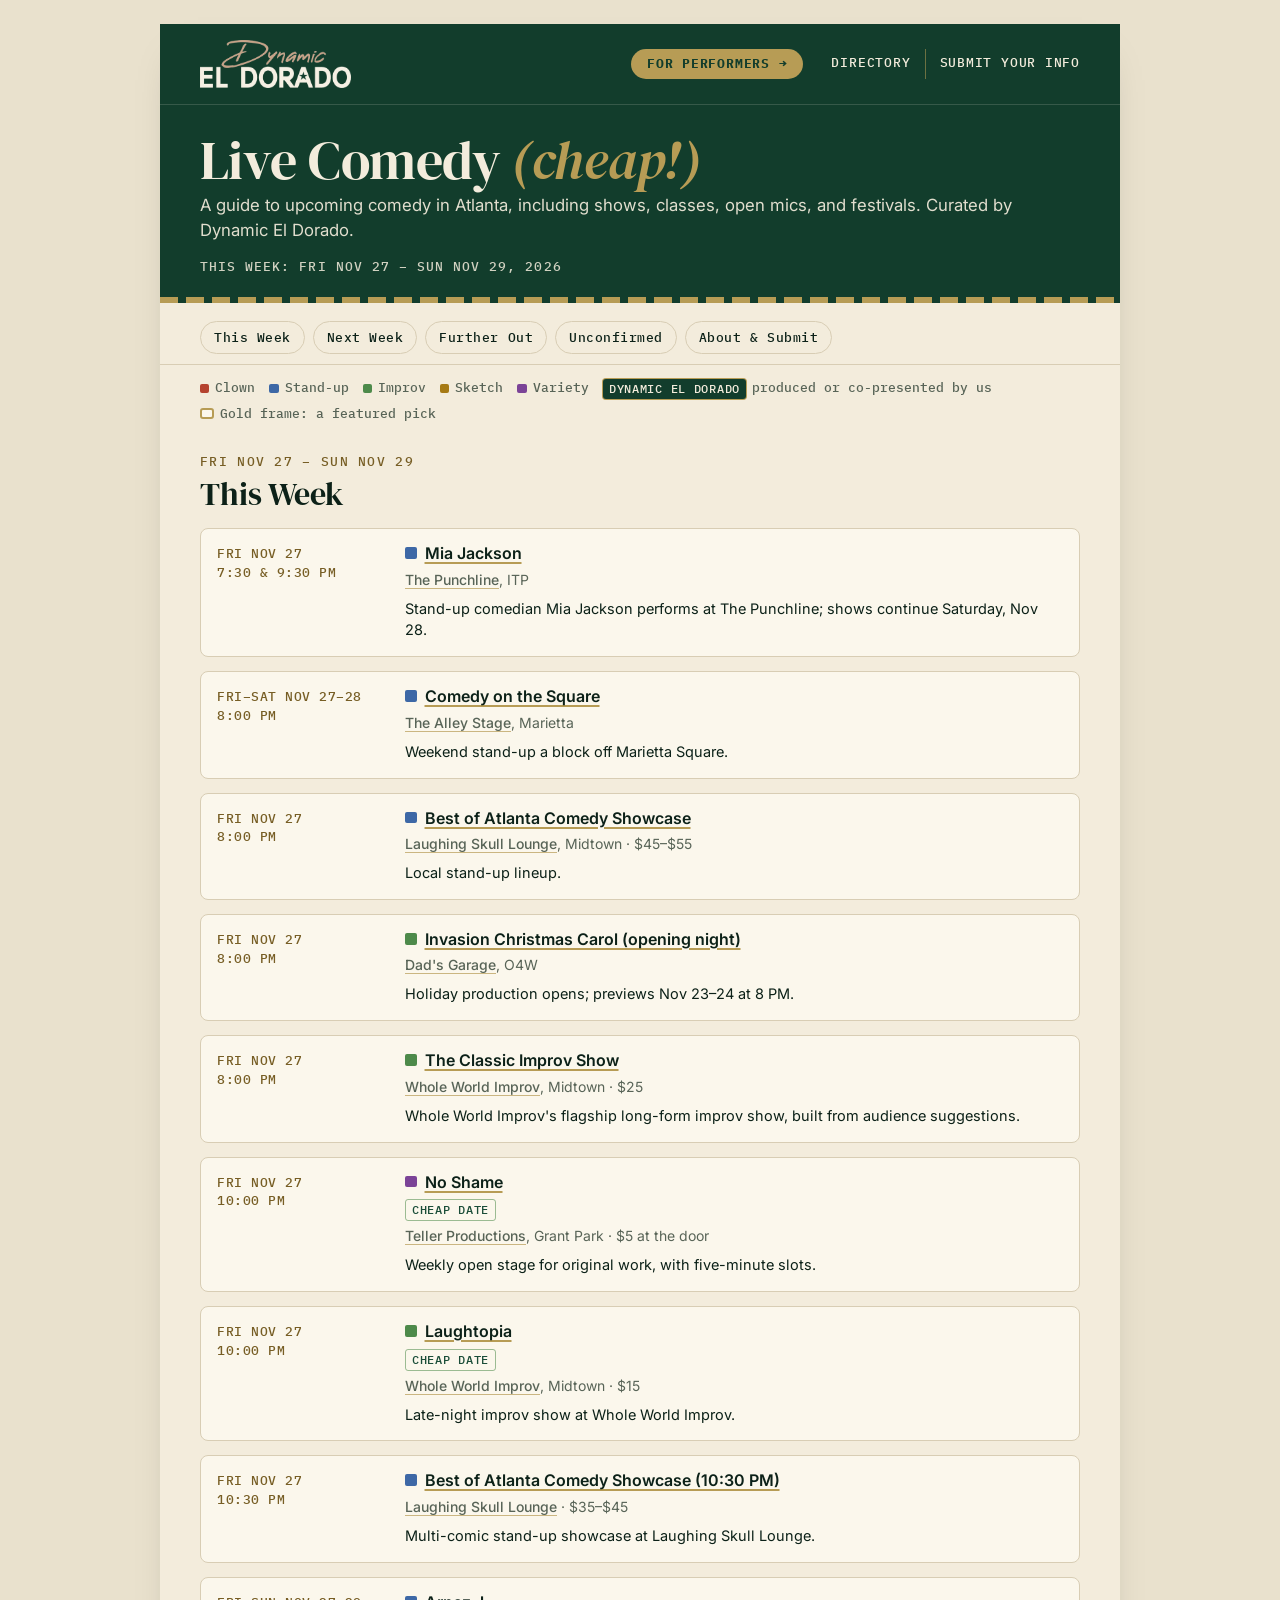
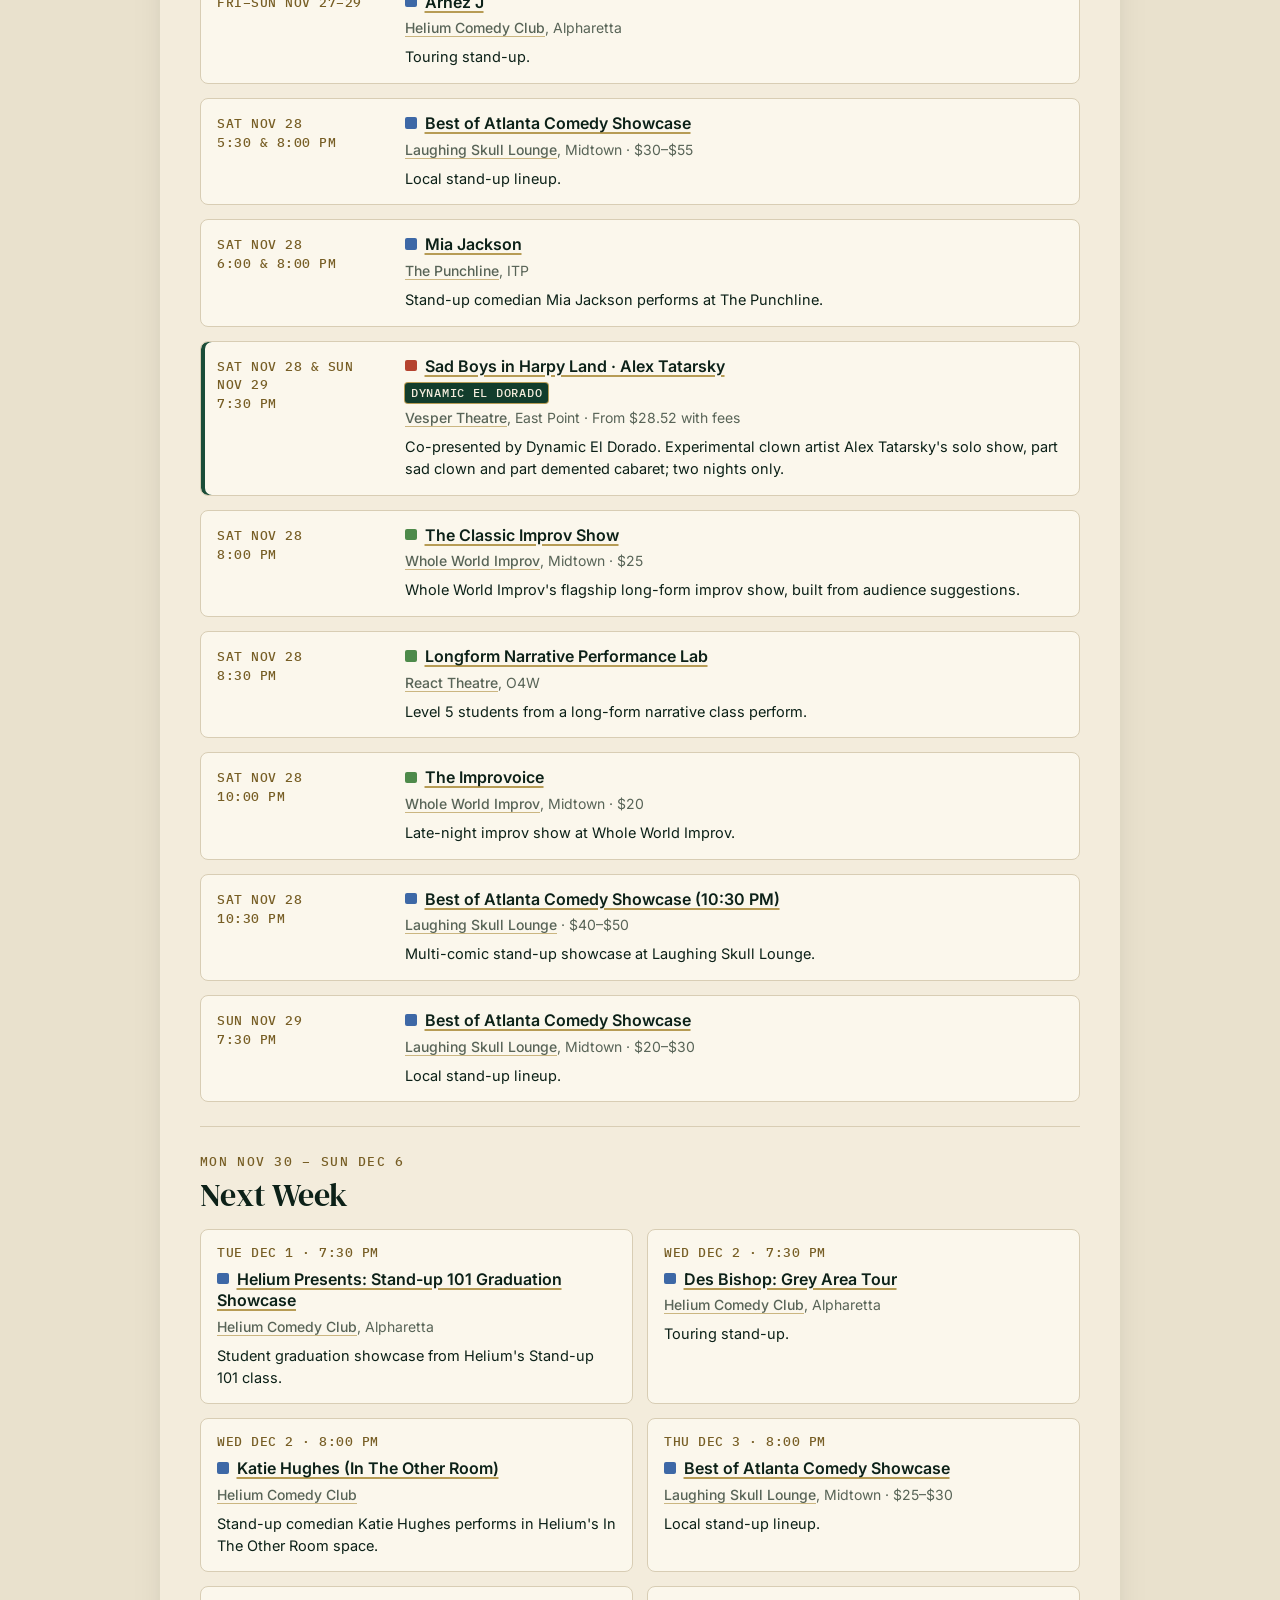
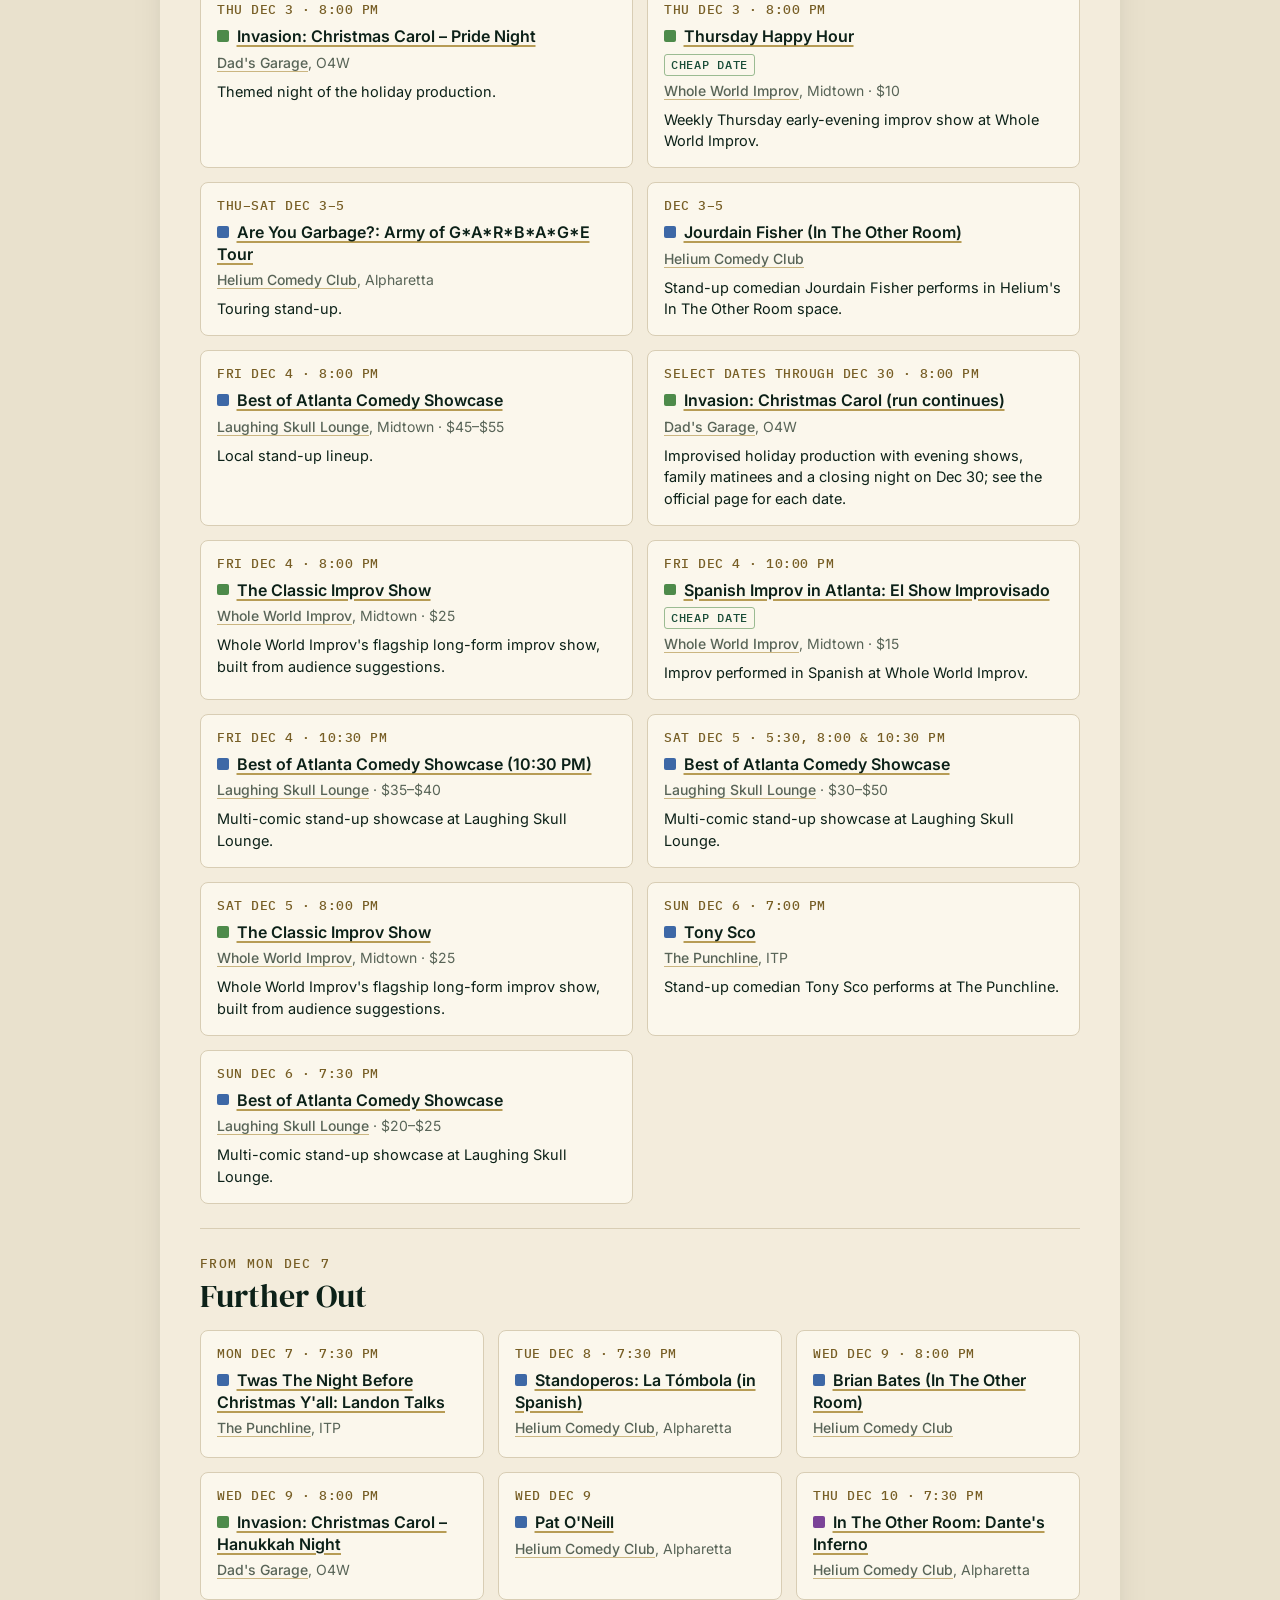
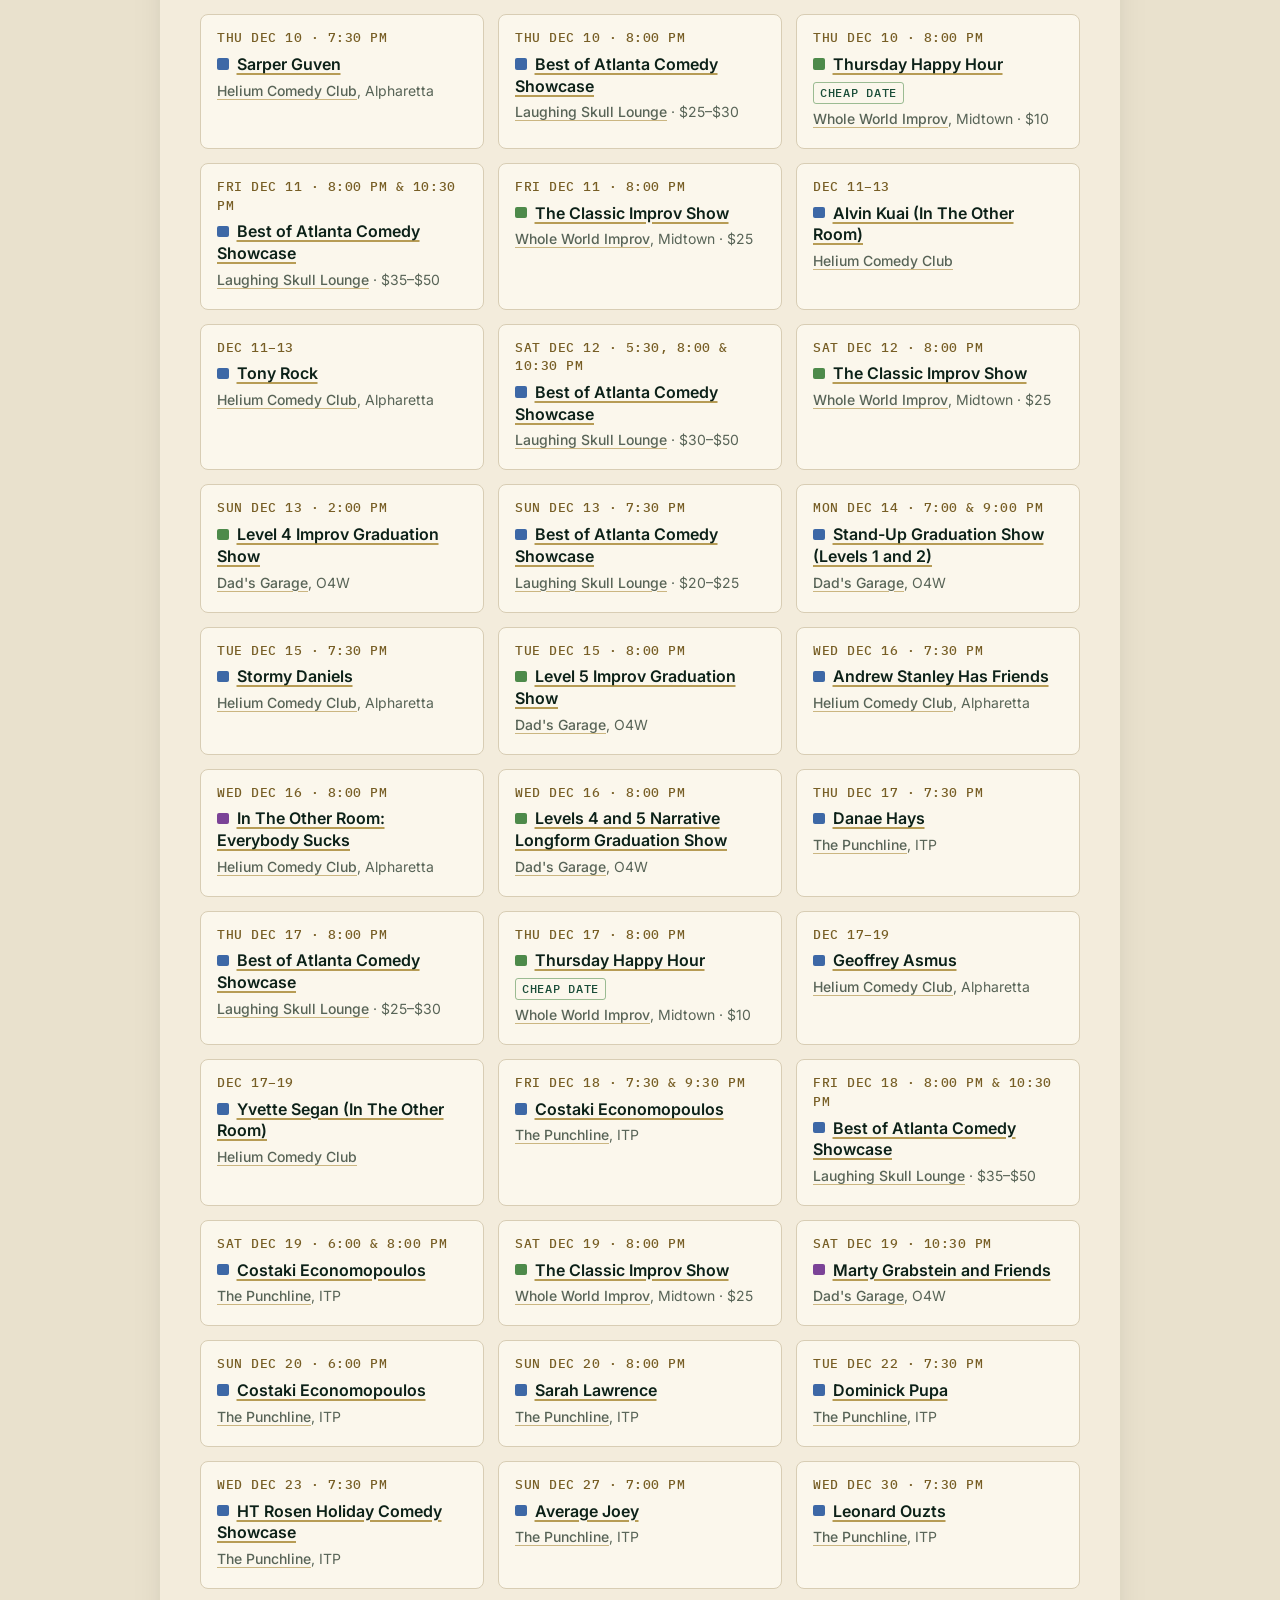
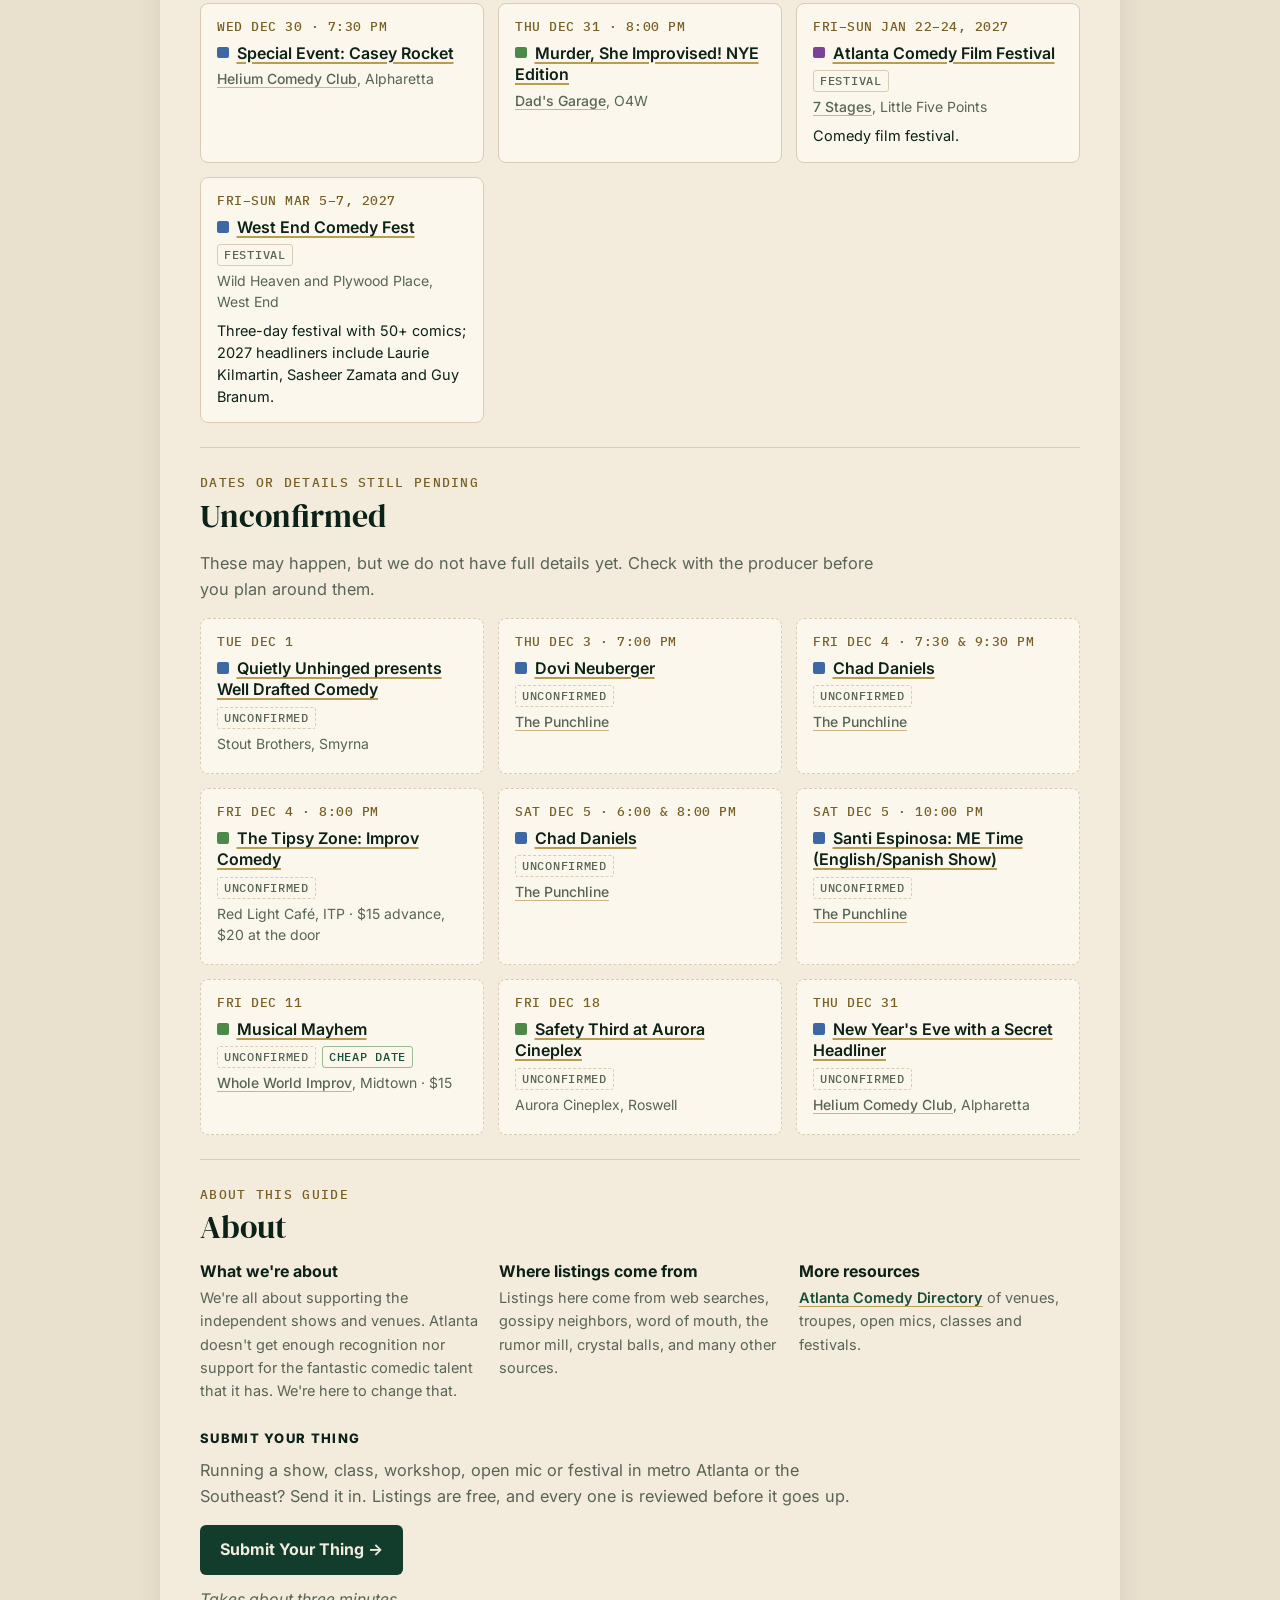
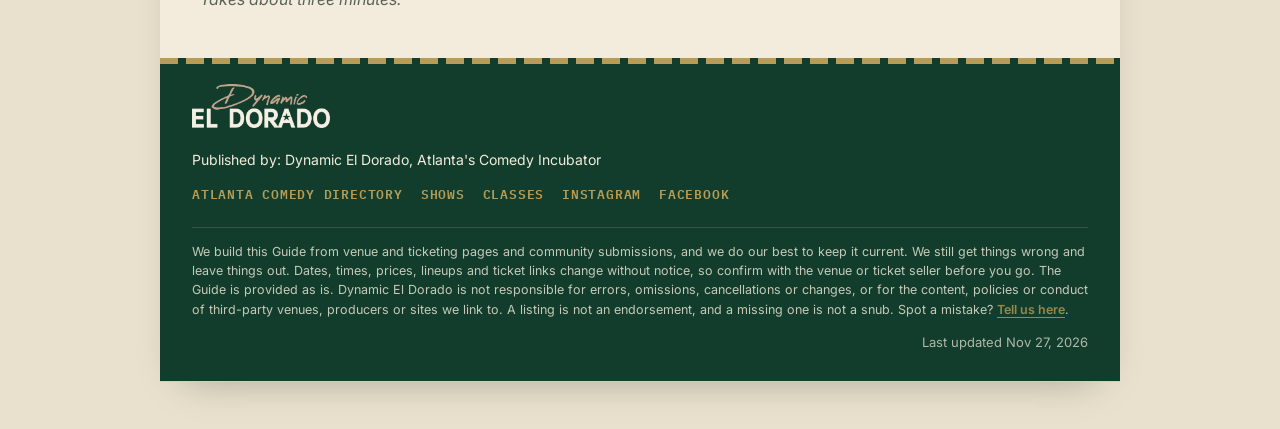
<file: index.html>
<!doctype html><html lang="en"><head><meta charset=utf8><meta name=viewport content="width=device-width,initial-scale=1,viewport-fit=cover"><style>:root{color-scheme:light;box-sizing:border-box;padding-top:env(safe-area-inset-top,0px);padding-bottom:env(safe-area-inset-bottom,0px)}html{scroll-padding-top:env(safe-area-inset-top,0px)}body{margin:0;padding:0;font:14px -apple-system,BlinkMacSystemFont,sans-serif;background:#fff;color:#000}img{max-width:100%}[hidden]:not([hidden=until-found i]){display:none!important}</style><title>Dynamic El Dorado's Guide to Live Comedy in Atlanta</title><meta name="description" content="What's on in Atlanta comedy this week and beyond: independent and established shows, improv, stand-up, sketch and clown, plus festivals. Curated by Dynamic El Dorado."><link rel="canonical" href="https://guide.dynamiceldorado.com/"><meta property="og:type" content="website"><meta property="og:title" content="Dynamic El Dorado's Guide to Live Comedy in Atlanta"><meta property="og:description" content="What's on in Atlanta comedy this week and beyond: independent and established shows, improv, stand-up, sketch and clown, plus festivals. Curated by Dynamic El Dorado."><meta property="og:url" content="https://guide.dynamiceldorado.com/"><meta property="og:site_name" content="Dynamic El Dorado"><body>

<link rel="preconnect" href="https://fonts.googleapis.com">
<link rel="preconnect" href="https://fonts.gstatic.com" crossorigin>
<link rel="stylesheet" href="https://fonts.googleapis.com/css2?family=DM+Serif+Display:ital@0;1&family=Inter:wght@400;500;600;700;800&family=IBM+Plex+Mono:wght@400;500&display=swap">
<style>
/* Layout: one 680px newsletter column — dark-green theater-bill masthead, then cream "program" pages with ticket-stub listings */
:root{
  --bg:#e9e1cd;          /* page behind the paper */
  --paper:#f3ecdc;       /* newsletter sheet */
  --ink:#0c2118;         /* body text, green-black */
  --muted:#586457;
  --rule:#d8cdb4;
  --green:#123d2c;       /* brand dark green */
  --green-2:#1a4d38;
  --gold:#b79c55;        /* poster gold — accents only */
  --gold-ink:#775e25;    /* readable gold for small text on paper */
  --on-green:#f3ecdc;
  --note-bg:#fff4dc; --note-bd:#d9a441; --note-ink:#6b4a10;
  --g-clown:#b5432f; --g-stand:#3d68a6; --g-impro:#4d8a4a; --g-sketch:#a67a14; --g-var:#7b4397;
  --f-display:"DM Serif Display",Georgia,"Times New Roman",serif;
  --f-body:"Libre Franklin","Helvetica Neue",Arial,sans-serif;
  --f-mono:"IBM Plex Mono",ui-monospace,Menlo,Consolas,monospace;
}
@media (prefers-color-scheme: dark){:root:not([data-theme="light"]){
  --bg:#0c1712; --paper:#13241b; --ink:#efe8d6; --muted:#a3ad9f; --rule:#2b3b30; --green:#123d2c; --green-2:#1a4d38; --gold:#c9ae68; --gold-ink:#c9ae68;
  --on-green:#f3ecdc; --note-bg:#2a2210; --note-bd:#b88a2e; --note-ink:#f0d79c; --g-clown:#d9654f; --g-stand:#7097d0; --g-impro:#79b06f; --g-sketch:#d8aa46; --g-var:#b58ad6; color-scheme:dark}}
:root[data-theme="dark"]{
  --bg:#0c1712; --paper:#13241b; --ink:#efe8d6; --muted:#a3ad9f; --rule:#2b3b30; --green:#123d2c; --green-2:#1a4d38;
  --gold:#c9ae68; --gold-ink:#c9ae68; --on-green:#f3ecdc; --note-bg:#2a2210; --note-bd:#b88a2e; --note-ink:#f0d79c; --g-clown:#d9654f; --g-stand:#7097d0; --g-impro:#79b06f; --g-sketch:#d8aa46; --g-var:#b58ad6; color-scheme:dark}

*{box-sizing:border-box}
body{background:var(--bg);color:var(--ink);font:16px/1.6 var(--f-body);padding-inline:16px;padding-block:24px 48px}
a{color:var(--green-2);text-decoration-color:var(--gold);text-underline-offset:3px;font-weight:600}
@media (prefers-color-scheme: dark){:root:not([data-theme="light"]) a{color:var(--gold)}}
:root[data-theme="dark"] a{color:var(--gold)}
a:focus-visible,button:focus-visible{outline:2px solid var(--gold);outline-offset:2px}

.toolbar{max-width:680px;margin:0 auto 12px;display:flex;flex-wrap:wrap;gap:8px 12px;align-items:center;justify-content:space-between;font:500 12px/1.4 var(--f-mono);color:var(--muted)}
.sheet{max-width:680px;margin:0 auto;background:var(--paper);box-shadow:0 1px 0 var(--rule),0 18px 40px -24px rgba(0,0,0,.35)}

/* masthead */
.mast{background:var(--green);color:var(--on-green);padding:36px 32px 28px;position:relative;overflow:hidden}
.mast::after{content:"";position:absolute;inset:auto 0 0 0;height:6px;background:repeating-linear-gradient(90deg,var(--gold) 0 18px,transparent 18px 26px)}
.mast img{width:150px;height:auto;display:block;margin-bottom:22px}
.mast h1{font:400 clamp(2.5rem,9vw,4rem)/0.95 var(--f-display);margin:0;letter-spacing:-.01em;text-wrap:balance}
.mast h1 em{color:var(--gold);font-style:italic}
.motto{font:italic 400 1.25rem/1.3 var(--f-display);color:var(--gold);margin:10px 0 18px}
.issue{font:500 12px/1.5 var(--f-mono);letter-spacing:.08em;text-transform:uppercase;opacity:.85;display:flex;flex-wrap:wrap;gap:4px 14px}

.content{padding:28px 32px 8px}
@media (max-width:520px){.mast{padding:28px 20px 24px}.content{padding:22px 18px 4px}}

.sq{display:inline-block;width:.72em;height:.72em;border-radius:2px;flex:none;vertical-align:.02em}
.sq.clown{background:var(--g-clown)} .sq.burl{background:var(--g-burl)} .sq.stand{background:var(--g-stand)}
.sq.impro{background:var(--g-impro)} .sq.sketch{background:var(--g-sketch)} .sq.var{background:var(--g-var)}

section{padding-block:26px 6px;border-top:1px solid var(--rule)}
section:first-of-type{border-top:0}
.eyebrow{font:500 11px/1 var(--f-mono);letter-spacing:.14em;text-transform:uppercase;color:var(--gold-ink);margin:0 0 6px}
h2{font:400 2rem/1.1 var(--f-display);margin:0 0 16px;color:var(--ink);text-wrap:balance}
h3{font:800 12px/1.3 var(--f-body);letter-spacing:.12em;text-transform:uppercase;margin:22px 0 10px;display:flex;align-items:center;gap:8px;color:var(--ink)}

.meta{font:400 12.5px/1.55 var(--f-mono);color:var(--muted);margin:0 0 6px}
.meta a{font-weight:500}



.quiet{color:var(--muted);font-style:italic;margin:0 0 16px}
ul.tight{list-style:none;padding:0;margin:0 0 14px;display:grid;gap:10px}
ul.tight li{padding-left:0}
ul.tight .meta{margin:0}



.dl{list-style:none;padding:0;margin:0 0 16px}
.dl li{display:grid;grid-template-columns:92px 1fr;gap:12px;padding:10px 0;border-bottom:1px dotted var(--rule)}
.dl li:last-child{border-bottom:0}
.dl .d{font:500 12px/1.4 var(--f-mono);color:var(--gold-ink);text-transform:uppercase;letter-spacing:.05em;font-variant-numeric:tabular-nums}
.dl .t{min-width:0}

.foot{background:var(--green);color:var(--on-green);padding:26px 32px 30px;font-size:14px;position:relative}
.foot::before{content:"";position:absolute;inset:0 0 auto 0;height:6px;background:repeating-linear-gradient(90deg,var(--gold) 0 18px,transparent 18px 26px)}
@media (max-width:520px){.foot{padding-inline:20px}}
.foot a{color:var(--gold)}
.foot .row{display:flex;flex-wrap:wrap;gap:6px 16px;font:500 12px/1.5 var(--f-mono);margin-top:12px}
.foot p{margin:0 0 8px}
.foot .dir{border:1px solid color-mix(in srgb,var(--gold) 50%,transparent);border-radius:6px;padding:12px 14px;margin:0 0 16px}
</style>
<style>
/* Guide layout: wide reference page — masthead band, sticky section nav, indie-first listing tables, two-column cards on desktop */
.sheet{max-width:960px}
.toolbar{max-width:960px}
.mast{padding:30px 40px 26px}
.mast h1{font-size:clamp(2.2rem,6vw,3.4rem)}
.mast .sub{font:400 1.05rem/1.5 var(--f-body);max-width:60ch;margin:6px 0 14px;opacity:.92}
.content{padding:8px 40px 24px}
@media (max-width:620px){.mast{padding:24px 20px}.content{padding:4px 18px 16px}}
nav.toc{position:sticky;top:env(safe-area-inset-top,0px);z-index:5;background:var(--paper);border-bottom:1px solid var(--rule);margin-inline:-40px;padding:10px 40px;display:flex;gap:6px 8px;overflow-x:auto;scrollbar-width:none}
@media (max-width:620px){nav.toc{margin-inline:-18px;padding-inline:18px}}
nav.toc a{flex:none;font:500 12px/1 var(--f-mono);letter-spacing:.04em;text-decoration:none;color:var(--ink);border:1px solid var(--rule);border-radius:999px;padding:7px 11px;background:var(--paper)}
nav.toc a:hover{border-color:var(--gold)}
section{scroll-margin-top:60px}
h2 .when{font:500 12px/1 var(--f-mono);color:var(--muted);letter-spacing:.06em;text-transform:uppercase;margin-left:10px;vertical-align:middle}
.tier{font:500 10.5px/1 var(--f-mono);letter-spacing:.1em;text-transform:uppercase;border-radius:3px;padding:3px 6px;white-space:nowrap;vertical-align:.12em}
.tier.indie{background:color-mix(in srgb,var(--gold) 28%,var(--paper));color:var(--ink)}
.tier.est{border:1px solid var(--rule);color:var(--muted)}
.tier.ded{background:var(--green);color:var(--on-green)}
.cards{display:grid;grid-template-columns:repeat(auto-fit,minmax(280px,1fr));gap:14px;margin:0 0 10px}
.card{border:1px solid var(--rule);border-radius:8px;padding:14px 16px;display:grid;grid-template-columns:4px 1fr;gap:0 12px;background:var(--paper)}
.card .bar{border-radius:2px;background:var(--rule)}
.card.clown .bar{background:var(--g-clown)} .card.stand .bar{background:var(--g-stand)} .card.impro .bar{background:var(--g-impro)} .card.sketch .bar{background:var(--g-sketch)}
.card .body{min-width:0}
.card h4{font:700 1rem/1.3 var(--f-body);margin:0 0 3px}
.card p{margin:0;font-size:14.5px}
.tbl{overflow-x:auto;margin:0 0 16px}
table{width:100%;border-collapse:collapse;font-size:14.5px;min-width:560px}
th{font:500 11px/1.3 var(--f-mono);letter-spacing:.08em;text-transform:uppercase;color:var(--muted);text-align:left;padding:8px 10px;border-bottom:1.5px solid var(--ink)}
td{padding:10px;border-bottom:1px solid var(--rule);vertical-align:top}
td.d{font:500 12.5px/1.45 var(--f-mono);white-space:nowrap;color:var(--ink);font-variant-numeric:tabular-nums}
td .what{display:block;color:var(--muted);font-size:13.5px}
td.g{width:18px;padding-right:0}
tr.sub td{background:color-mix(in srgb,var(--ink) 4%,var(--paper));font:500 11px/1 var(--f-mono);letter-spacing:.1em;text-transform:uppercase;color:var(--gold-ink);padding:9px 10px}
.legend{display:flex;flex-wrap:wrap;gap:6px 14px;font:500 12px/1.4 var(--f-mono);color:var(--muted);margin:14px 0 4px}
.legend span{display:inline-flex;align-items:center;gap:6px}
.about{display:grid;grid-template-columns:repeat(auto-fit,minmax(240px,1fr));gap:18px}
.about h4{font:700 1rem/1.3 var(--f-body);margin:0 0 4px}
.about p{margin:0;font-size:14.5px;color:var(--muted)}
.lead{font-size:1.02rem;max-width:68ch;margin:0 0 16px;color:var(--muted)}
</style>

<style>
/* Fixes: Dynamic El Dorado feature band, subscribe CTAs, status chips, quieter links, stacked tables on phones */
.btn{display:inline-flex;align-items:center;font:700 14px/1 var(--f-body);text-decoration:none;padding:11px 16px;border-radius:6px;border:1px solid transparent}
:root a.btn.gold{background:var(--gold);color:var(--green)}
:root a.btn.ghost{border-color:color-mix(in srgb,var(--gold) 60%,transparent);color:var(--on-green)}
:root a.btn.solid{background:var(--green);color:var(--on-green)}
:root a.btn.line{border-color:var(--ink);color:var(--ink)}
.mast-cta,.fcta{display:flex;flex-wrap:wrap;gap:10px}
.mast-cta{margin-top:18px}
.feature{background:color-mix(in srgb,var(--gold) 18%,var(--paper));padding:28px 40px 22px;border-bottom:1px solid var(--rule)}
.feature h2{margin-bottom:8px}
.fdesc{margin:0 0 14px;max-width:62ch}
.sched{list-style:none;padding:0;margin:0 0 18px}
.sched li{display:grid;grid-template-columns:170px minmax(0,1fr) auto;gap:4px 14px;padding:10px 0;border-top:1px dotted color-mix(in srgb,var(--ink) 25%,transparent)}
.sched .d,.sched .p{font:500 12.5px/1.5 var(--f-mono);font-variant-numeric:tabular-nums}
.sched .d{color:var(--gold-ink);text-transform:uppercase;letter-spacing:.04em}
.sched .p{color:var(--muted);text-align:right;white-space:nowrap}
.also{margin:16px 0 0;font-size:14.5px;color:var(--muted)}
.sub-strip{display:flex;flex-wrap:wrap;align-items:center;justify-content:space-between;gap:14px 20px;background:var(--green);color:var(--on-green);border-radius:8px;padding:18px 20px;margin:10px 0 26px}
.sub-strip p{margin:0;max-width:52ch}
.status{font:500 10.5px/1 var(--f-mono);letter-spacing:.08em;text-transform:uppercase;color:var(--muted);border:1px dotted var(--rule);border-radius:3px;padding:3px 6px}
.status.on{color:var(--green-2);border-style:solid;border-color:color-mix(in srgb,var(--g-impro) 55%,transparent)}
@media (prefers-color-scheme: dark){:root:not([data-theme="light"]) .status.on{color:var(--g-impro)}}
:root[data-theme="dark"] .status.on{color:var(--g-impro)}
.tbl a,.card a,.dl a{font-weight:500}
@media (max-width:620px){
  .feature{padding:22px 18px 18px}
  .sched li{grid-template-columns:minmax(0,1fr)}
  .sched .p{text-align:left}
  .tbl{overflow:visible}
  .tbl table{min-width:0}
  .tbl thead{position:absolute;width:1px;height:1px;overflow:hidden;clip:rect(0 0 0 0)}
  .tbl tbody{display:block}
  .tbl tr{display:grid;grid-template-columns:14px minmax(0,1fr);column-gap:10px;padding:12px 0;border-bottom:1px solid var(--rule)}
  .tbl td{display:block;grid-column:2;padding:0;border:0;min-width:0}
  .tbl td.g{grid-column:1;grid-row:1 / span 4;padding-top:5px;width:auto}
  .tbl td.d{white-space:normal;margin-top:4px}
  .tbl td:last-child{margin-top:8px}
  .tbl td:last-child a{display:inline-block;padding:6px 12px;border:1px solid var(--rule);border-radius:999px;text-decoration:none}
  .tbl tr.sub{display:block;padding:0;border:0}
  .tbl tr.sub td{margin:14px 0 0}
  .tbl.nog tr{grid-template-columns:minmax(0,1fr)}
  .tbl.nog td{grid-column:1}
  .tbl.nog td:nth-child(2){order:-1}
}
</style>

<style>
/* Logo block on the right of the masthead (logo, then Get the newsletter button); gold frame marks Dynamic El Dorado events */
.mast-brand{display:flex;flex-direction:column;align-items:flex-end;gap:14px;margin:0 0 18px auto;width:max-content;max-width:100%}
.mast-brand img{margin:0;display:block}
.mast-brand .mast-cta{margin:0}
@media (min-width:621px){
  .mast-brand{position:absolute;top:30px;right:40px;margin:0;z-index:1}
  
}
.tier.ded{background:var(--green);color:var(--on-green);box-shadow:0 0 0 1px var(--gold)}
.tbl tr.ded{outline:1.5px solid var(--gold);outline-offset:-1.5px}
.tbl tr.ded td{background:color-mix(in srgb,var(--gold) 9%,var(--paper))}
.dl li.ded{outline:1.5px solid var(--gold);outline-offset:-1.5px;border-radius:6px;background:color-mix(in srgb,var(--gold) 9%,var(--paper));padding-inline:10px;border-bottom-color:transparent}
.feature{box-shadow:inset 0 0 0 1.5px var(--gold)}
@media (max-width:620px){
  .tbl tr.ded{border-radius:6px;padding-inline:8px;margin:6px 0;border-bottom:0;background:color-mix(in srgb,var(--gold) 9%,var(--paper))}
  .tbl tr.ded td{background:transparent}
}
</style>

<style>
/* Oct 2026 design pass (shared with directory.dynamiceldorado.com): Inter body text, 13px minimum,
   shared top nav + footer links, card bars = Indie (gold) / Established (gray) / Dynamic El Dorado (green, gold frame),
   genre square beside each card title, monospace kept for dates, times and prices only. KEEP THIS BLOCK. */
:root{--f-body:"Inter","Helvetica Neue",Arial,sans-serif;--surface:#fbf7ec;--bar-est:#a3a99c;--bar-ded:var(--green-2)}
@media (prefers-color-scheme: dark){:root:not([data-theme="light"]){--rule:#3f5a4b;--muted:#b1baad;--surface:#1c3227;--bar-est:#6f7a74;--bar-ded:#79b06f}}
:root[data-theme="dark"]{--rule:#3f5a4b;--muted:#b1baad;--surface:#1c3227;--bar-est:#6f7a74;--bar-ded:#79b06f}
/* shared top nav */
.topnav{background:var(--green);border-bottom:1px solid color-mix(in srgb,var(--on-green) 16%,transparent);padding:6px 40px;display:flex;flex-wrap:wrap;align-items:center;gap:2px 20px}
.sheet nav.topnav a{color:var(--on-green);text-decoration:none;font:500 13px/1.3 var(--f-mono);letter-spacing:.06em;text-transform:uppercase;padding:9px 0;display:inline-block}
.sheet nav.topnav a:hover{color:var(--gold)}
.sheet nav.topnav a[aria-current="page"]{color:var(--gold);box-shadow:inset 0 -2px 0 var(--gold)}
.sheet nav.topnav a.home{margin-right:auto;font-weight:700}
.mast-brand a{display:block}
@media (max-width:620px){.topnav{padding:4px 20px}.sheet nav.topnav a.home{flex-basis:100%;margin-right:0}}
/* 13px minimum for labels and metadata */
.toolbar,.issue,.legend,.dl .d,h2 .when,.foot .row{font-size:13px}
.eyebrow{font-size:13px;letter-spacing:.1em;line-height:1.4}
h3{font-size:13px;letter-spacing:.1em}
.meta,td.d,.sched .d,.sched .p{font-size:13px}
.tier,.status{font-size:12px;letter-spacing:.06em;padding:4px 6px}
th,tr.sub td{font-size:13px;letter-spacing:.06em}
nav.toc a{font-size:13px;padding:9px 13px}
td .what{font-size:14px}
/* cards: even spacing, body font for venue lines, bars mean Indie / Established / Dynamic El Dorado */
.card{background:var(--surface);gap:0 12px;padding:14px 16px 15px}
.card h4{margin:0 0 6px;line-height:1.35}
.card h4::before{content:"";display:inline-block;width:.72em;height:.72em;border-radius:2px;margin-right:8px;vertical-align:.02em;background:var(--g-var)}
.card.clown h4::before{background:var(--g-clown)} .card.stand h4::before{background:var(--g-stand)}
.card.impro h4::before{background:var(--g-impro)} .card.sketch h4::before{background:var(--g-sketch)}
.card .meta{font:400 14px/1.5 var(--f-body);color:var(--muted);margin:0 0 8px}
.card p:not(.meta){font-size:15px;line-height:1.55}
.card:has(.tier.indie) .bar{background:var(--gold)}
.card:has(.tier.est) .bar{background:var(--bar-est)}
.card:has(.tier.ded) .bar{background:var(--bar-ded)}
.card:has(.tier.ded){box-shadow:0 0 0 1.5px var(--gold)}
/* footer links */
.foot .row{gap:4px 18px;margin:0 0 14px}
.foot .row a{text-transform:uppercase;letter-spacing:.06em;text-decoration:none;padding:6px 0;display:inline-block}

/* Oct 16 top bar: logo + "presents:" + links */
.topnav a.home,.sheet nav.topnav a.home{display:inline-flex;align-items:center;margin-right:0;padding:6px 0;flex-basis:auto}
.topnav a.home img{height:34px;width:auto;display:block}
.topnav .presents{font:500 13px/1.3 var(--f-mono);letter-spacing:.06em;color:var(--gold);margin-right:auto;padding:9px 0;margin-left:-8px}
@media (max-width:620px){.topnav a.home,.sheet nav.topnav a.home{flex-basis:auto;margin-right:0}.topnav{gap:0 14px}.topnav .presents{flex:1 1 0;margin-left:-8px}.topnav a{font-size:13px}}
.sched li.show{grid-template-columns:120px minmax(0,1fr) auto;align-items:center;gap:4px 16px}
.sched li.show .info{display:flex;flex-direction:column;gap:4px}
.thumb{width:120px;height:120px;object-fit:cover;border-radius:4px;display:block;box-shadow:0 0 0 1px color-mix(in srgb,var(--ink) 20%,transparent)}
@media (max-width:620px){.sched li.show{grid-template-columns:96px minmax(0,1fr);gap:4px 12px}.thumb{width:96px;height:96px}.sched li.show .p{grid-column:2}}
</style>
<style>
/* Oct 16 v2: bigger logo, no "presents:", divided links + edition line, full-width masthead text, footer logo + legal, tier chips removed (bars kept via t-indie / t-est) */
.topnav{justify-content:space-between;padding:10px 40px}
.topnav a.home img{height:48px}
.navright{display:flex;flex-direction:column;align-items:flex-end;gap:2px}
.navlinks{display:flex;flex-wrap:wrap;justify-content:flex-end}
.sheet nav.topnav .navlinks a{padding:6px 14px;white-space:nowrap}
.sheet nav.topnav .navlinks a+a{border-left:1px solid color-mix(in srgb,var(--gold) 55%,transparent)}
.sheet nav.topnav .navlinks a:last-child{padding-right:0}
.topnav .edition{margin:0;font:500 12px/1.3 var(--f-mono);letter-spacing:.1em;text-transform:uppercase;color:var(--gold)}
@media (max-width:620px){.topnav{padding:10px 20px}.navright{width:100%;align-items:flex-start}.navlinks{justify-content:flex-start}.sheet nav.topnav .navlinks a{padding:6px 10px;font-size:12px;letter-spacing:.03em}.sheet nav.topnav .navlinks a:first-child{padding-left:0}}
.mast .sub{max-width:none}
.mast h1{text-wrap:wrap}
.card.t-indie .bar{background:var(--gold)}
.card.t-est .bar{background:var(--bar-est)}
.foot .foot-logo{display:inline-block;margin:0 0 14px}
.foot .foot-logo img{height:44px;width:auto;display:block}
.foot .legal{font:400 12.5px/1.55 var(--f-body);opacity:.8;margin:16px 0 0;padding-top:14px;border-top:1px solid color-mix(in srgb,var(--on-green) 18%,transparent)}
</style>
<style>
/* Oct 18 2026 v2: date-ordered grid (This Week 1 column, Next Week 2, Further Out and Unconfirmed 3), featured cells with a gold frame,
   "For performers" top-line button. Generated pages only; the older blocks above are kept untouched. */
.sheet nav.topnav .navlinks a.perf{background:var(--gold);color:var(--green);border-radius:999px;padding:7px 16px;margin-right:14px;font-weight:700;border-left:0}
.sheet nav.topnav .navlinks a.perf:hover{background:var(--on-green);color:var(--green)}
.sheet nav.topnav .navlinks a.perf+a{border-left:0}
@media (max-width:620px){.sheet nav.topnav .navlinks a.perf{flex:1 0 100%;text-align:center;margin:0 0 6px;padding:9px 14px}.sheet nav.topnav .navlinks{width:100%}}
.perfnote{background:color-mix(in srgb,var(--green) 9%,var(--paper));border:1px solid var(--rule);border-radius:8px;padding:12px 16px;margin:16px 0 4px;font-size:15px}
.key-feat{display:inline-block;width:1.1em;height:.8em;border:2px solid var(--gold);border-radius:3px;background:var(--surface)}
.sq.none{background:transparent;box-shadow:inset 0 0 0 1.5px var(--muted)}

.grid{display:grid;gap:14px;margin:0 0 18px}
.grid.c1{grid-template-columns:minmax(0,1fr)}
.grid.c2{grid-template-columns:repeat(2,minmax(0,1fr))}
.grid.c3{grid-template-columns:repeat(3,minmax(0,1fr))}
@media (max-width:900px){.grid.c3{grid-template-columns:repeat(2,minmax(0,1fr))}}
@media (max-width:620px){.grid.c2,.grid.c3{grid-template-columns:minmax(0,1fr)}}

.ev{border:1px solid var(--rule);border-radius:8px;background:var(--surface);padding:14px 16px 15px;min-width:0;display:flex;flex-direction:column}
.ev .evb{display:flex;flex-direction:column;min-width:0;flex:1}
.ev .when{font:500 13px/1.45 var(--f-mono);letter-spacing:.04em;text-transform:uppercase;color:var(--gold-ink);margin:0 0 6px;font-variant-numeric:tabular-nums}
.ev .when .t::before{content:" · "}
.ev h4{font:700 1rem/1.35 var(--f-body);margin:0 0 4px;overflow-wrap:anywhere}
.ev h4 .sq{margin-right:8px}
.ev .chips{margin:2px 0 4px;display:flex;flex-wrap:wrap;gap:4px 6px}
.chip{font:500 12px/1 var(--f-mono);letter-spacing:.06em;text-transform:uppercase;border:1px solid var(--rule);color:var(--muted);border-radius:3px;padding:4px 6px;white-space:nowrap}
.chip.cheap{border-color:color-mix(in srgb,var(--g-impro) 55%,transparent);color:var(--green-2)}
@media (prefers-color-scheme: dark){:root:not([data-theme="light"]) .chip.cheap{color:var(--g-impro)}}
:root[data-theme="dark"] .chip.cheap{color:var(--g-impro)}
.chip.unc{border-style:dashed}
.ev .where{font:400 14px/1.5 var(--f-body);color:var(--muted);margin:0 0 4px}
.ev .desc{font-size:14.5px;line-height:1.5;margin:4px 0 0}
.ev h4 a{color:inherit;text-decoration:underline;text-decoration-color:var(--gold);text-decoration-thickness:2px;text-underline-offset:3px}
.ev h4 a:hover{color:var(--gold-ink)}
.ev .where a{color:inherit;font-weight:500;text-decoration:underline;text-decoration-color:color-mix(in srgb,var(--gold) 70%,transparent);text-underline-offset:3px}
.foot .updated{text-align:right;font:400 13px/1.4 var(--f-body);opacity:.7;margin:14px 0 0}
.ev.ded{box-shadow:inset 4px 0 0 var(--bar-ded)}
.ev.unc{border-style:dashed}

/* This Week: one column, date on the left */
.c1 .ev:not(.feat) .evb{display:grid;grid-template-columns:170px minmax(0,1fr);column-gap:18px;align-items:start}
.c1 .ev:not(.feat) .evb>*{grid-column:2}
.c1 .ev:not(.feat) .evb>.when{grid-column:1;grid-row:1 / span 6;margin:2px 0 0}
.c1 .ev:not(.feat) .when .t{display:block}
.c1 .ev:not(.feat) .when .t::before{content:none}
@media (max-width:620px){
  .c1 .ev:not(.feat) .evb{display:flex}
  .c1 .ev:not(.feat) .evb>.when{margin:0 0 6px}
  .c1 .ev:not(.feat) .when .t{display:inline}
  .c1 .ev:not(.feat) .when .t::before{content:" · "}
}

/* Featured: full gold frame, square image, a personal note */
.ev.feat{border:2px solid var(--gold);box-shadow:0 0 0 1px color-mix(in srgb,var(--gold) 35%,transparent)}
.ev.feat.ded{box-shadow:0 0 0 1px color-mix(in srgb,var(--gold) 35%,transparent),inset 4px 0 0 var(--bar-ded)}
.fi{display:block;width:100%;height:auto;aspect-ratio:1/1;object-fit:cover;border-radius:4px;box-shadow:0 0 0 1px color-mix(in srgb,var(--ink) 20%,transparent)}
.why{margin:10px 0 0;padding-top:10px;border-top:1px dotted var(--rule);font-size:15px;line-height:1.5}
.why b{display:block;font:500 13px/1.3 var(--f-mono);letter-spacing:.08em;text-transform:uppercase;color:var(--gold-ink);margin-bottom:4px}
.c1 .ev.feat{display:grid;grid-template-columns:170px minmax(0,1fr);gap:0 20px;align-items:start}
.c2 .ev.feat{display:grid;grid-template-columns:130px minmax(0,1fr);gap:0 16px;align-items:start}
.c3 .ev.feat{grid-column:span 2;display:grid;grid-template-columns:130px minmax(0,1fr);gap:0 16px;align-items:start}
@media (max-width:620px){
  .c1 .ev.feat,.c2 .ev.feat,.c3 .ev.feat{grid-column:auto;display:grid;grid-template-columns:104px minmax(0,1fr);gap:0 14px;align-items:start}
}

</style>


<article class="sheet">
  <nav class="topnav" aria-label="Dynamic El Dorado sites"><a class="home" href="https://dynamiceldorado.com/" aria-label="Dynamic El Dorado"><img src="[data-uri]" alt="Dynamic El Dorado"></a><div class="navright"><div class="navlinks"><a class="perf" href="/performers/">For performers →</a><a class="first" href="https://directory.dynamiceldorado.com/">Directory</a><a href="https://docs.google.com/forms/d/e/1FAIpQLSdmeltLBWwirmeO_R6KCv9PdUNMEizfonqVJX2pDmcGjky0cQ/viewform" target="_blank" rel="noopener">Submit your info</a></div></div></nav>
  <header class="mast">
    <h1>Live Comedy <em>(cheap!)</em></h1>
    <p class="sub">A guide to upcoming comedy in Atlanta, including shows, classes, open mics, and festivals. Curated by Dynamic El Dorado.</p>
    <div class="issue"><span>This week: Fri Nov 27 – Sun Nov 29, 2026</span></div>
  </header>
  <div class="content">
    <nav class="toc" aria-label="Sections"><a href="#thisweek">This Week</a><a href="#nextweek">Next Week</a><a href="#furtherout">Further Out</a><a href="#unconfirmed">Unconfirmed</a><a href="#about">About &amp; Submit</a></nav>
    <div class="legend" aria-label="Key">
      <span><i class="sq clown"></i>Clown</span><span><i class="sq stand"></i>Stand-up</span><span><i class="sq impro"></i>Improv</span><span><i class="sq sketch"></i>Sketch</span><span><i class="sq var"></i>Variety</span>
      <span><span class="tier ded">Dynamic El Dorado</span> produced or co-presented by us</span>
      <span><i class="key-feat"></i>Gold frame: a featured pick</span>
    </div>

<section id="thisweek">
<p class="eyebrow">Fri Nov 27 – Sun Nov 29</p>
<h2>This Week</h2>

<div class="grid c1">
<article class="ev"><div class="evb"><p class="when">Fri Nov 27<span class="t">7:30 &amp; 9:30 PM</span></p><h4><i class="sq stand" role="img" aria-label="Stand-up" title="Stand-up"></i><a href="https://www.punchline.com/comic/?id=7002&amp;comic=Mia%20Jackson&amp;source=events">Mia Jackson</a></h4><p class="where"><a href="https://www.punchline.com">The Punchline</a>, ITP</p><p class="desc">Stand-up comedian Mia Jackson performs at The Punchline; shows continue Saturday, Nov 28.</p></div></article>
<article class="ev"><div class="evb"><p class="when">Fri–Sat Nov 27–28<span class="t">8:00 PM</span></p><h4><i class="sq stand" role="img" aria-label="Stand-up" title="Stand-up"></i><a href="https://www.alleystage.org/shows/388114">Comedy on the Square</a></h4><p class="where"><a href="https://www.alleystage.org">The Alley Stage</a>, Marietta</p><p class="desc">Weekend stand-up a block off Marietta Square.</p></div></article>
<article class="ev"><div class="evb"><p class="when">Fri Nov 27<span class="t">8:00 PM</span></p><h4><i class="sq stand" role="img" aria-label="Stand-up" title="Stand-up"></i><a href="https://laughingskulllounge.com/event/best-of-atlanta-comedy-showcase-friday-november-27-2026-at-800pm/">Best of Atlanta Comedy Showcase</a></h4><p class="where"><a href="https://www.laughingskulllounge.com">Laughing Skull Lounge</a>, Midtown · $45–$55</p><p class="desc">Local stand-up lineup.</p></div></article>
<article class="ev"><div class="evb"><p class="when">Fri Nov 27<span class="t">8:00 PM</span></p><h4><i class="sq impro" role="img" aria-label="Improv" title="Improv"></i><a href="https://www.dadsgarage.com/shows">Invasion Christmas Carol (opening night)</a></h4><p class="where"><a href="https://www.dadsgarage.com">Dad&#x27;s Garage</a>, O4W</p><p class="desc">Holiday production opens; previews Nov 23–24 at 8 PM.</p></div></article>
<article class="ev"><div class="evb"><p class="when">Fri Nov 27<span class="t">8:00 PM</span></p><h4><i class="sq impro" role="img" aria-label="Improv" title="Improv"></i><a href="https://ci.ovationtix.com/36156/production/1070722">The Classic Improv Show</a></h4><p class="where"><a href="https://www.wholeworldtheatre.com">Whole World Improv</a>, Midtown · $25</p><p class="desc">Whole World Improv&#x27;s flagship long-form improv show, built from audience suggestions.</p></div></article>
<article class="ev"><div class="evb"><p class="when">Fri Nov 27<span class="t">10:00 PM</span></p><h4><i class="sq var" role="img" aria-label="Variety" title="Variety"></i><a href="https://www.tellerproductions.com/events-main/2026/5/22/no-shame-atlanta-nytrc-ph68d-r66mg-ex8pl-j4e7z-7n2ah-4d5eb-wrnh4-k26hd-htrd2-mmk55-mh62y-6rbkx-s5wns-tcefe-cn7b5-j2ngx-pbgk7-m7lnb-ebrpj-khxeh-5lfww-7j9y2">No Shame</a></h4><p class="chips"><span class="chip cheap">Cheap date</span></p><p class="where"><a href="https://tellerproductions.com">Teller Productions</a>, Grant Park · $5 at the door</p><p class="desc">Weekly open stage for original work, with five-minute slots.</p></div></article>
<article class="ev"><div class="evb"><p class="when">Fri Nov 27<span class="t">10:00 PM</span></p><h4><i class="sq impro" role="img" aria-label="Improv" title="Improv"></i><a href="https://ci.ovationtix.com/36156/production/1237479">Laughtopia</a></h4><p class="chips"><span class="chip cheap">Cheap date</span></p><p class="where"><a href="https://www.wholeworldtheatre.com">Whole World Improv</a>, Midtown · $15</p><p class="desc">Late-night improv show at Whole World Improv.</p></div></article>
<article class="ev"><div class="evb"><p class="when">Fri Nov 27<span class="t">10:30 PM</span></p><h4><i class="sq stand" role="img" aria-label="Stand-up" title="Stand-up"></i><a href="https://laughingskulllounge.com/event/best-of-atlanta-comedy-showcase-friday-november-27-2026-at-1030pm/">Best of Atlanta Comedy Showcase (10:30 PM)</a></h4><p class="where"><a href="https://www.laughingskulllounge.com">Laughing Skull Lounge</a> · $35–$45</p><p class="desc">Multi-comic stand-up showcase at Laughing Skull Lounge.</p></div></article>
<article class="ev"><div class="evb"><p class="when">Fri–Sun Nov 27–29</p><h4><i class="sq stand" role="img" aria-label="Stand-up" title="Stand-up"></i><a href="https://atlanta.heliumcomedy.com/events/142192">Arnez J</a></h4><p class="where"><a href="https://atlanta.heliumcomedy.com">Helium Comedy Club</a>, Alpharetta</p><p class="desc">Touring stand-up.</p></div></article>
<article class="ev"><div class="evb"><p class="when">Sat Nov 28<span class="t">5:30 &amp; 8:00 PM</span></p><h4><i class="sq stand" role="img" aria-label="Stand-up" title="Stand-up"></i><a href="https://laughingskulllounge.com/event/best-of-atlanta-comedy-showcase-saturday-november-28-2026-at-800pm/">Best of Atlanta Comedy Showcase</a></h4><p class="where"><a href="https://www.laughingskulllounge.com">Laughing Skull Lounge</a>, Midtown · $30–$55</p><p class="desc">Local stand-up lineup.</p></div></article>
<article class="ev"><div class="evb"><p class="when">Sat Nov 28<span class="t">6:00 &amp; 8:00 PM</span></p><h4><i class="sq stand" role="img" aria-label="Stand-up" title="Stand-up"></i><a href="https://www.punchline.com/comic/?id=7002&amp;comic=Mia%20Jackson&amp;source=events">Mia Jackson</a></h4><p class="where"><a href="https://www.punchline.com">The Punchline</a>, ITP</p><p class="desc">Stand-up comedian Mia Jackson performs at The Punchline.</p></div></article>
<article class="ev ded"><div class="evb"><p class="when">Sat Nov 28 &amp; Sun Nov 29<span class="t">7:30 PM</span></p><h4><i class="sq clown" role="img" aria-label="Clown" title="Clown"></i><a href="https://www.eventbrite.com/e/alex-tatarskys-sad-boys-in-harpy-land-tickets-2002387973331">Sad Boys in Harpy Land · Alex Tatarsky</a></h4><p class="chips"><span class="tier ded">Dynamic El Dorado</span></p><p class="where"><a href="https://vespertheatre.com">Vesper Theatre</a>, East Point · From $28.52 with fees</p><p class="desc">Co-presented by Dynamic El Dorado. Experimental clown artist Alex Tatarsky&#x27;s solo show, part sad clown and part demented cabaret; two nights only.</p></div></article>
<article class="ev"><div class="evb"><p class="when">Sat Nov 28<span class="t">8:00 PM</span></p><h4><i class="sq impro" role="img" aria-label="Improv" title="Improv"></i><a href="https://ci.ovationtix.com/36156/production/1070722">The Classic Improv Show</a></h4><p class="where"><a href="https://www.wholeworldtheatre.com">Whole World Improv</a>, Midtown · $25</p><p class="desc">Whole World Improv&#x27;s flagship long-form improv show, built from audience suggestions.</p></div></article>
<article class="ev"><div class="evb"><p class="when">Sat Nov 28<span class="t">8:30 PM</span></p><h4><i class="sq impro" role="img" aria-label="Improv" title="Improv"></i><a href="https://www.dadsgarage.com/react-calendar">Longform Narrative Performance Lab</a></h4><p class="where"><a href="https://www.dadsgarage.com/react-calendar">React Theatre</a>, O4W</p><p class="desc">Level 5 students from a long-form narrative class perform.</p></div></article>
<article class="ev"><div class="evb"><p class="when">Sat Nov 28<span class="t">10:00 PM</span></p><h4><i class="sq impro" role="img" aria-label="Improv" title="Improv"></i><a href="https://ci.ovationtix.com/36156/production/1295277">The Improvoice</a></h4><p class="where"><a href="https://www.wholeworldtheatre.com">Whole World Improv</a>, Midtown · $20</p><p class="desc">Late-night improv show at Whole World Improv.</p></div></article>
<article class="ev"><div class="evb"><p class="when">Sat Nov 28<span class="t">10:30 PM</span></p><h4><i class="sq stand" role="img" aria-label="Stand-up" title="Stand-up"></i><a href="https://laughingskulllounge.com/event/best-of-atlanta-comedy-showcase-saturday-november-28-2026-at-1030pm/">Best of Atlanta Comedy Showcase (10:30 PM)</a></h4><p class="where"><a href="https://www.laughingskulllounge.com">Laughing Skull Lounge</a> · $40–$50</p><p class="desc">Multi-comic stand-up showcase at Laughing Skull Lounge.</p></div></article>
<article class="ev"><div class="evb"><p class="when">Sun Nov 29<span class="t">7:30 PM</span></p><h4><i class="sq stand" role="img" aria-label="Stand-up" title="Stand-up"></i><a href="https://laughingskulllounge.com/event/best-of-atlanta-comedy-showcase-sunday-november-29-2026-at-730pm/">Best of Atlanta Comedy Showcase</a></h4><p class="where"><a href="https://www.laughingskulllounge.com">Laughing Skull Lounge</a>, Midtown · $20–$30</p><p class="desc">Local stand-up lineup.</p></div></article>
</div>
</section>

<section id="nextweek">
<p class="eyebrow">Mon Nov 30 – Sun Dec 6</p>
<h2>Next Week</h2>

<div class="grid c2">
<article class="ev"><div class="evb"><p class="when">Tue Dec 1<span class="t">7:30 PM</span></p><h4><i class="sq stand" role="img" aria-label="Stand-up" title="Stand-up"></i><a href="https://atlanta.heliumcomedy.com/events">Helium Presents: Stand-up 101 Graduation Showcase</a></h4><p class="where"><a href="https://atlanta.heliumcomedy.com">Helium Comedy Club</a>, Alpharetta</p><p class="desc">Student graduation showcase from Helium&#x27;s Stand-up 101 class.</p></div></article>
<article class="ev"><div class="evb"><p class="when">Wed Dec 2<span class="t">7:30 PM</span></p><h4><i class="sq stand" role="img" aria-label="Stand-up" title="Stand-up"></i><a href="https://atlanta.heliumcomedy.com/events/139944">Des Bishop: Grey Area Tour</a></h4><p class="where"><a href="https://atlanta.heliumcomedy.com">Helium Comedy Club</a>, Alpharetta</p><p class="desc">Touring stand-up.</p></div></article>
<article class="ev"><div class="evb"><p class="when">Wed Dec 2<span class="t">8:00 PM</span></p><h4><i class="sq stand" role="img" aria-label="Stand-up" title="Stand-up"></i><a href="https://atlanta.heliumcomedy.com/events/145472">Katie Hughes (In The Other Room)</a></h4><p class="where"><a href="https://atlanta.heliumcomedy.com">Helium Comedy Club</a></p><p class="desc">Stand-up comedian Katie Hughes performs in Helium&#x27;s In The Other Room space.</p></div></article>
<article class="ev"><div class="evb"><p class="when">Thu Dec 3<span class="t">8:00 PM</span></p><h4><i class="sq stand" role="img" aria-label="Stand-up" title="Stand-up"></i><a href="https://laughingskulllounge.com/event/best-of-atlanta-comedy-showcase-thursday-december-3-2026-at-800pm/">Best of Atlanta Comedy Showcase</a></h4><p class="where"><a href="https://www.laughingskulllounge.com">Laughing Skull Lounge</a>, Midtown · $25–$30</p><p class="desc">Local stand-up lineup.</p></div></article>
<article class="ev"><div class="evb"><p class="when">Thu Dec 3<span class="t">8:00 PM</span></p><h4><i class="sq impro" role="img" aria-label="Improv" title="Improv"></i><a href="https://www.dadsgarage.com/shows">Invasion: Christmas Carol – Pride Night</a></h4><p class="where"><a href="https://www.dadsgarage.com">Dad&#x27;s Garage</a>, O4W</p><p class="desc">Themed night of the holiday production.</p></div></article>
<article class="ev"><div class="evb"><p class="when">Thu Dec 3<span class="t">8:00 PM</span></p><h4><i class="sq impro" role="img" aria-label="Improv" title="Improv"></i><a href="https://ci.ovationtix.com/36156/production/1176932">Thursday Happy Hour</a></h4><p class="chips"><span class="chip cheap">Cheap date</span></p><p class="where"><a href="https://www.wholeworldtheatre.com">Whole World Improv</a>, Midtown · $10</p><p class="desc">Weekly Thursday early-evening improv show at Whole World Improv.</p></div></article>
<article class="ev"><div class="evb"><p class="when">Thu–Sat Dec 3–5</p><h4><i class="sq stand" role="img" aria-label="Stand-up" title="Stand-up"></i><a href="https://atlanta.heliumcomedy.com/events/142938">Are You Garbage?: Army of G*A*R*B*A*G*E Tour</a></h4><p class="where"><a href="https://atlanta.heliumcomedy.com">Helium Comedy Club</a>, Alpharetta</p><p class="desc">Touring stand-up.</p></div></article>
<article class="ev"><div class="evb"><p class="when">Dec 3–5</p><h4><i class="sq stand" role="img" aria-label="Stand-up" title="Stand-up"></i><a href="https://atlanta.heliumcomedy.com/events/136989">Jourdain Fisher (In The Other Room)</a></h4><p class="where"><a href="https://atlanta.heliumcomedy.com">Helium Comedy Club</a></p><p class="desc">Stand-up comedian Jourdain Fisher performs in Helium&#x27;s In The Other Room space.</p></div></article>
<article class="ev"><div class="evb"><p class="when">Fri Dec 4<span class="t">8:00 PM</span></p><h4><i class="sq stand" role="img" aria-label="Stand-up" title="Stand-up"></i><a href="https://laughingskulllounge.com/event/best-of-atlanta-comedy-showcase-friday-december-4-2026-at-800pm/">Best of Atlanta Comedy Showcase</a></h4><p class="where"><a href="https://www.laughingskulllounge.com">Laughing Skull Lounge</a>, Midtown · $45–$55</p><p class="desc">Local stand-up lineup.</p></div></article>
<article class="ev"><div class="evb"><p class="when">Select dates through Dec 30<span class="t">8:00 PM</span></p><h4><i class="sq impro" role="img" aria-label="Improv" title="Improv"></i><a href="https://www.dadsgarage.com/shows">Invasion: Christmas Carol (run continues)</a></h4><p class="where"><a href="https://www.dadsgarage.com">Dad&#x27;s Garage</a>, O4W</p><p class="desc">Improvised holiday production with evening shows, family matinees and a closing night on Dec 30; see the official page for each date.</p></div></article>
<article class="ev"><div class="evb"><p class="when">Fri Dec 4<span class="t">8:00 PM</span></p><h4><i class="sq impro" role="img" aria-label="Improv" title="Improv"></i><a href="https://ci.ovationtix.com/36156/production/1070722">The Classic Improv Show</a></h4><p class="where"><a href="https://www.wholeworldtheatre.com">Whole World Improv</a>, Midtown · $25</p><p class="desc">Whole World Improv&#x27;s flagship long-form improv show, built from audience suggestions.</p></div></article>
<article class="ev"><div class="evb"><p class="when">Fri Dec 4<span class="t">10:00 PM</span></p><h4><i class="sq impro" role="img" aria-label="Improv" title="Improv"></i><a href="https://ci.ovationtix.com/36156/production/1242261">Spanish Improv in Atlanta: El Show Improvisado</a></h4><p class="chips"><span class="chip cheap">Cheap date</span></p><p class="where"><a href="https://www.wholeworldtheatre.com">Whole World Improv</a>, Midtown · $15</p><p class="desc">Improv performed in Spanish at Whole World Improv.</p></div></article>
<article class="ev"><div class="evb"><p class="when">Fri Dec 4<span class="t">10:30 PM</span></p><h4><i class="sq stand" role="img" aria-label="Stand-up" title="Stand-up"></i><a href="https://laughingskulllounge.com/event/best-of-atlanta-comedy-showcase-friday-december-4-2026-at-1030pm/">Best of Atlanta Comedy Showcase (10:30 PM)</a></h4><p class="where"><a href="https://www.laughingskulllounge.com">Laughing Skull Lounge</a> · $35–$40</p><p class="desc">Multi-comic stand-up showcase at Laughing Skull Lounge.</p></div></article>
<article class="ev"><div class="evb"><p class="when">Sat Dec 5<span class="t">5:30, 8:00 &amp; 10:30 PM</span></p><h4><i class="sq stand" role="img" aria-label="Stand-up" title="Stand-up"></i><a href="https://laughingskulllounge.com/event/best-of-atlanta-comedy-showcase-saturday-december-5-2026-at-800pm/">Best of Atlanta Comedy Showcase</a></h4><p class="where"><a href="https://www.laughingskulllounge.com">Laughing Skull Lounge</a> · $30–$50</p><p class="desc">Multi-comic stand-up showcase at Laughing Skull Lounge.</p></div></article>
<article class="ev"><div class="evb"><p class="when">Sat Dec 5<span class="t">8:00 PM</span></p><h4><i class="sq impro" role="img" aria-label="Improv" title="Improv"></i><a href="https://ci.ovationtix.com/36156/production/1070722">The Classic Improv Show</a></h4><p class="where"><a href="https://www.wholeworldtheatre.com">Whole World Improv</a>, Midtown · $25</p><p class="desc">Whole World Improv&#x27;s flagship long-form improv show, built from audience suggestions.</p></div></article>
<article class="ev"><div class="evb"><p class="when">Sun Dec 6<span class="t">7:00 PM</span></p><h4><i class="sq stand" role="img" aria-label="Stand-up" title="Stand-up"></i><a href="https://www.punchline.com/comic/?id=6963&amp;comic=Tony%20Sco&amp;source=events">Tony Sco</a></h4><p class="where"><a href="https://www.punchline.com">The Punchline</a>, ITP</p><p class="desc">Stand-up comedian Tony Sco performs at The Punchline.</p></div></article>
<article class="ev"><div class="evb"><p class="when">Sun Dec 6<span class="t">7:30 PM</span></p><h4><i class="sq stand" role="img" aria-label="Stand-up" title="Stand-up"></i><a href="https://laughingskulllounge.com/event/best-of-atlanta-comedy-showcase-sunday-december-6-2026-at-730pm/">Best of Atlanta Comedy Showcase</a></h4><p class="where"><a href="https://www.laughingskulllounge.com">Laughing Skull Lounge</a> · $20–$25</p><p class="desc">Multi-comic stand-up showcase at Laughing Skull Lounge.</p></div></article>
</div>
</section>

<section id="furtherout">
<p class="eyebrow">From Mon Dec 7</p>
<h2>Further Out</h2>

<div class="grid c3">
<article class="ev"><div class="evb"><p class="when">Mon Dec 7<span class="t">7:30 PM</span></p><h4><i class="sq stand" role="img" aria-label="Stand-up" title="Stand-up"></i><a href="https://www.punchline.com/comic/?id=6982&amp;comic=Twas%20The%20Night%20Before%20Christmas%20Y%20All%20-%20Landon%20Talks&amp;source=events">Twas The Night Before Christmas Y&#x27;all: Landon Talks</a></h4><p class="where"><a href="https://www.punchline.com">The Punchline</a>, ITP</p></div></article>
<article class="ev"><div class="evb"><p class="when">Tue Dec 8<span class="t">7:30 PM</span></p><h4><i class="sq stand" role="img" aria-label="Stand-up" title="Stand-up"></i><a href="https://atlanta.heliumcomedy.com/events/142940">Standoperos: La Tómbola (in Spanish)</a></h4><p class="where"><a href="https://atlanta.heliumcomedy.com">Helium Comedy Club</a>, Alpharetta</p></div></article>
<article class="ev"><div class="evb"><p class="when">Wed Dec 9<span class="t">8:00 PM</span></p><h4><i class="sq stand" role="img" aria-label="Stand-up" title="Stand-up"></i><a href="https://atlanta.heliumcomedy.com/events/142944">Brian Bates (In The Other Room)</a></h4><p class="where"><a href="https://atlanta.heliumcomedy.com">Helium Comedy Club</a></p></div></article>
<article class="ev"><div class="evb"><p class="when">Wed Dec 9<span class="t">8:00 PM</span></p><h4><i class="sq impro" role="img" aria-label="Improv" title="Improv"></i><a href="https://www.dadsgarage.com/shows">Invasion: Christmas Carol – Hanukkah Night</a></h4><p class="where"><a href="https://www.dadsgarage.com">Dad&#x27;s Garage</a>, O4W</p></div></article>
<article class="ev"><div class="evb"><p class="when">Wed Dec 9</p><h4><i class="sq stand" role="img" aria-label="Stand-up" title="Stand-up"></i><a href="https://atlanta.heliumcomedy.com/events/141037">Pat O&#x27;Neill</a></h4><p class="where"><a href="https://atlanta.heliumcomedy.com">Helium Comedy Club</a>, Alpharetta</p></div></article>
<article class="ev"><div class="evb"><p class="when">Thu Dec 10<span class="t">7:30 PM</span></p><h4><i class="sq var" role="img" aria-label="Variety" title="Variety"></i><a href="https://atlanta.heliumcomedy.com/events">In The Other Room: Dante&#x27;s Inferno</a></h4><p class="where"><a href="https://atlanta.heliumcomedy.com">Helium Comedy Club</a>, Alpharetta</p></div></article>
<article class="ev"><div class="evb"><p class="when">Thu Dec 10<span class="t">7:30 PM</span></p><h4><i class="sq stand" role="img" aria-label="Stand-up" title="Stand-up"></i><a href="https://atlanta.heliumcomedy.com/events/142943">Sarper Guven</a></h4><p class="where"><a href="https://atlanta.heliumcomedy.com">Helium Comedy Club</a>, Alpharetta</p></div></article>
<article class="ev"><div class="evb"><p class="when">Thu Dec 10<span class="t">8:00 PM</span></p><h4><i class="sq stand" role="img" aria-label="Stand-up" title="Stand-up"></i><a href="https://laughingskulllounge.com/event/best-of-atlanta-comedy-showcase-thursday-december-10-2026-at-800pm/">Best of Atlanta Comedy Showcase</a></h4><p class="where"><a href="https://www.laughingskulllounge.com">Laughing Skull Lounge</a> · $25–$30</p></div></article>
<article class="ev"><div class="evb"><p class="when">Thu Dec 10<span class="t">8:00 PM</span></p><h4><i class="sq impro" role="img" aria-label="Improv" title="Improv"></i><a href="https://ci.ovationtix.com/36156/production/1176932">Thursday Happy Hour</a></h4><p class="chips"><span class="chip cheap">Cheap date</span></p><p class="where"><a href="https://www.wholeworldtheatre.com">Whole World Improv</a>, Midtown · $10</p></div></article>
<article class="ev"><div class="evb"><p class="when">Fri Dec 11<span class="t">8:00 PM &amp; 10:30 PM</span></p><h4><i class="sq stand" role="img" aria-label="Stand-up" title="Stand-up"></i><a href="https://laughingskulllounge.com/event/best-of-atlanta-comedy-showcase-friday-december-11-2026-at-800pm/">Best of Atlanta Comedy Showcase</a></h4><p class="where"><a href="https://www.laughingskulllounge.com">Laughing Skull Lounge</a> · $35–$50</p></div></article>
<article class="ev"><div class="evb"><p class="when">Fri Dec 11<span class="t">8:00 PM</span></p><h4><i class="sq impro" role="img" aria-label="Improv" title="Improv"></i><a href="https://ci.ovationtix.com/36156/production/1070722">The Classic Improv Show</a></h4><p class="where"><a href="https://www.wholeworldtheatre.com">Whole World Improv</a>, Midtown · $25</p></div></article>
<article class="ev"><div class="evb"><p class="when">Dec 11–13</p><h4><i class="sq stand" role="img" aria-label="Stand-up" title="Stand-up"></i><a href="https://atlanta.heliumcomedy.com/events/136986">Alvin Kuai (In The Other Room)</a></h4><p class="where"><a href="https://atlanta.heliumcomedy.com">Helium Comedy Club</a></p></div></article>
<article class="ev"><div class="evb"><p class="when">Dec 11–13</p><h4><i class="sq stand" role="img" aria-label="Stand-up" title="Stand-up"></i><a href="https://atlanta.heliumcomedy.com/events/142941">Tony Rock</a></h4><p class="where"><a href="https://atlanta.heliumcomedy.com">Helium Comedy Club</a>, Alpharetta</p></div></article>
<article class="ev"><div class="evb"><p class="when">Sat Dec 12<span class="t">5:30, 8:00 &amp; 10:30 PM</span></p><h4><i class="sq stand" role="img" aria-label="Stand-up" title="Stand-up"></i><a href="https://laughingskulllounge.com/event/best-of-atlanta-comedy-showcase-saturday-december-12-2026-at-800pm/">Best of Atlanta Comedy Showcase</a></h4><p class="where"><a href="https://www.laughingskulllounge.com">Laughing Skull Lounge</a> · $30–$50</p></div></article>
<article class="ev"><div class="evb"><p class="when">Sat Dec 12<span class="t">8:00 PM</span></p><h4><i class="sq impro" role="img" aria-label="Improv" title="Improv"></i><a href="https://ci.ovationtix.com/36156/production/1070722">The Classic Improv Show</a></h4><p class="where"><a href="https://www.wholeworldtheatre.com">Whole World Improv</a>, Midtown · $25</p></div></article>
<article class="ev"><div class="evb"><p class="when">Sun Dec 13<span class="t">2:00 PM</span></p><h4><i class="sq impro" role="img" aria-label="Improv" title="Improv"></i><a href="https://www.dadsgarage.com/shows">Level 4 Improv Graduation Show</a></h4><p class="where"><a href="https://www.dadsgarage.com">Dad&#x27;s Garage</a>, O4W</p></div></article>
<article class="ev"><div class="evb"><p class="when">Sun Dec 13<span class="t">7:30 PM</span></p><h4><i class="sq stand" role="img" aria-label="Stand-up" title="Stand-up"></i><a href="https://laughingskulllounge.com/event/best-of-atlanta-comedy-showcase-sunday-december-13-2026-at-730pm/">Best of Atlanta Comedy Showcase</a></h4><p class="where"><a href="https://www.laughingskulllounge.com">Laughing Skull Lounge</a> · $20–$25</p></div></article>
<article class="ev"><div class="evb"><p class="when">Mon Dec 14<span class="t">7:00 &amp; 9:00 PM</span></p><h4><i class="sq stand" role="img" aria-label="Stand-up" title="Stand-up"></i><a href="https://www.dadsgarage.com/shows">Stand-Up Graduation Show (Levels 1 and 2)</a></h4><p class="where"><a href="https://www.dadsgarage.com">Dad&#x27;s Garage</a>, O4W</p></div></article>
<article class="ev"><div class="evb"><p class="when">Tue Dec 15<span class="t">7:30 PM</span></p><h4><i class="sq stand" role="img" aria-label="Stand-up" title="Stand-up"></i><a href="https://atlanta.heliumcomedy.com/events/143769">Stormy Daniels</a></h4><p class="where"><a href="https://atlanta.heliumcomedy.com">Helium Comedy Club</a>, Alpharetta</p></div></article>
<article class="ev"><div class="evb"><p class="when">Tue Dec 15<span class="t">8:00 PM</span></p><h4><i class="sq impro" role="img" aria-label="Improv" title="Improv"></i><a href="https://www.dadsgarage.com/shows">Level 5 Improv Graduation Show</a></h4><p class="where"><a href="https://www.dadsgarage.com">Dad&#x27;s Garage</a>, O4W</p></div></article>
<article class="ev"><div class="evb"><p class="when">Wed Dec 16<span class="t">7:30 PM</span></p><h4><i class="sq stand" role="img" aria-label="Stand-up" title="Stand-up"></i><a href="https://atlanta.heliumcomedy.com/events/143765">Andrew Stanley Has Friends</a></h4><p class="where"><a href="https://atlanta.heliumcomedy.com">Helium Comedy Club</a>, Alpharetta</p></div></article>
<article class="ev"><div class="evb"><p class="when">Wed Dec 16<span class="t">8:00 PM</span></p><h4><i class="sq var" role="img" aria-label="Variety" title="Variety"></i><a href="https://atlanta.heliumcomedy.com/events">In The Other Room: Everybody Sucks</a></h4><p class="where"><a href="https://atlanta.heliumcomedy.com">Helium Comedy Club</a>, Alpharetta</p></div></article>
<article class="ev"><div class="evb"><p class="when">Wed Dec 16<span class="t">8:00 PM</span></p><h4><i class="sq impro" role="img" aria-label="Improv" title="Improv"></i><a href="https://www.dadsgarage.com/shows">Levels 4 and 5 Narrative Longform Graduation Show</a></h4><p class="where"><a href="https://www.dadsgarage.com">Dad&#x27;s Garage</a>, O4W</p></div></article>
<article class="ev"><div class="evb"><p class="when">Thu Dec 17<span class="t">7:30 PM</span></p><h4><i class="sq stand" role="img" aria-label="Stand-up" title="Stand-up"></i><a href="https://www.punchline.com/comic/?id=6958&amp;comic=Danae%20Hays&amp;source=events">Danae Hays</a></h4><p class="where"><a href="https://www.punchline.com">The Punchline</a>, ITP</p></div></article>
<article class="ev"><div class="evb"><p class="when">Thu Dec 17<span class="t">8:00 PM</span></p><h4><i class="sq stand" role="img" aria-label="Stand-up" title="Stand-up"></i><a href="https://laughingskulllounge.com/event/best-of-atlanta-comedy-showcase-thursday-december-17-2026-at-800pm/">Best of Atlanta Comedy Showcase</a></h4><p class="where"><a href="https://www.laughingskulllounge.com">Laughing Skull Lounge</a> · $25–$30</p></div></article>
<article class="ev"><div class="evb"><p class="when">Thu Dec 17<span class="t">8:00 PM</span></p><h4><i class="sq impro" role="img" aria-label="Improv" title="Improv"></i><a href="https://ci.ovationtix.com/36156/production/1176932">Thursday Happy Hour</a></h4><p class="chips"><span class="chip cheap">Cheap date</span></p><p class="where"><a href="https://www.wholeworldtheatre.com">Whole World Improv</a>, Midtown · $10</p></div></article>
<article class="ev"><div class="evb"><p class="when">Dec 17–19</p><h4><i class="sq stand" role="img" aria-label="Stand-up" title="Stand-up"></i><a href="https://atlanta.heliumcomedy.com/events/134932">Geoffrey Asmus</a></h4><p class="where"><a href="https://atlanta.heliumcomedy.com">Helium Comedy Club</a>, Alpharetta</p></div></article>
<article class="ev"><div class="evb"><p class="when">Dec 17–19</p><h4><i class="sq stand" role="img" aria-label="Stand-up" title="Stand-up"></i><a href="https://atlanta.heliumcomedy.com/events/138575">Yvette Segan (In The Other Room)</a></h4><p class="where"><a href="https://atlanta.heliumcomedy.com">Helium Comedy Club</a></p></div></article>
<article class="ev"><div class="evb"><p class="when">Fri Dec 18<span class="t">7:30 &amp; 9:30 PM</span></p><h4><i class="sq stand" role="img" aria-label="Stand-up" title="Stand-up"></i><a href="https://www.punchline.com/comic/?id=6912&amp;comic=Costaki%20Economopoulos&amp;source=events">Costaki Economopoulos</a></h4><p class="where"><a href="https://www.punchline.com">The Punchline</a>, ITP</p></div></article>
<article class="ev"><div class="evb"><p class="when">Fri Dec 18<span class="t">8:00 PM &amp; 10:30 PM</span></p><h4><i class="sq stand" role="img" aria-label="Stand-up" title="Stand-up"></i><a href="https://laughingskulllounge.com/event/best-of-atlanta-comedy-showcase-friday-december-18-2026-at-800pm/">Best of Atlanta Comedy Showcase</a></h4><p class="where"><a href="https://www.laughingskulllounge.com">Laughing Skull Lounge</a> · $35–$50</p></div></article>
<article class="ev"><div class="evb"><p class="when">Sat Dec 19<span class="t">6:00 &amp; 8:00 PM</span></p><h4><i class="sq stand" role="img" aria-label="Stand-up" title="Stand-up"></i><a href="https://www.punchline.com/comic/?id=6912&amp;comic=Costaki%20Economopoulos&amp;source=events">Costaki Economopoulos</a></h4><p class="where"><a href="https://www.punchline.com">The Punchline</a>, ITP</p></div></article>
<article class="ev"><div class="evb"><p class="when">Sat Dec 19<span class="t">8:00 PM</span></p><h4><i class="sq impro" role="img" aria-label="Improv" title="Improv"></i><a href="https://ci.ovationtix.com/36156/production/1070722">The Classic Improv Show</a></h4><p class="where"><a href="https://www.wholeworldtheatre.com">Whole World Improv</a>, Midtown · $25</p></div></article>
<article class="ev"><div class="evb"><p class="when">Sat Dec 19<span class="t">10:30 PM</span></p><h4><i class="sq var" role="img" aria-label="Variety" title="Variety"></i><a href="https://www.dadsgarage.com/shows/marty-grabstein-and-friends">Marty Grabstein and Friends</a></h4><p class="where"><a href="https://www.dadsgarage.com">Dad&#x27;s Garage</a>, O4W</p></div></article>
<article class="ev"><div class="evb"><p class="when">Sun Dec 20<span class="t">6:00 PM</span></p><h4><i class="sq stand" role="img" aria-label="Stand-up" title="Stand-up"></i><a href="https://www.punchline.com/comic/?id=6912&amp;comic=Costaki%20Economopoulos&amp;source=events">Costaki Economopoulos</a></h4><p class="where"><a href="https://www.punchline.com">The Punchline</a>, ITP</p></div></article>
<article class="ev"><div class="evb"><p class="when">Sun Dec 20<span class="t">8:00 PM</span></p><h4><i class="sq stand" role="img" aria-label="Stand-up" title="Stand-up"></i><a href="https://www.punchline.com/comic/?id=6979&amp;comic=Sarah%20Lawrence&amp;source=events">Sarah Lawrence</a></h4><p class="where"><a href="https://www.punchline.com">The Punchline</a>, ITP</p></div></article>
<article class="ev"><div class="evb"><p class="when">Tue Dec 22<span class="t">7:30 PM</span></p><h4><i class="sq stand" role="img" aria-label="Stand-up" title="Stand-up"></i><a href="https://www.punchline.com/comic/?id=6965&amp;comic=Dominick%20Pupa&amp;source=events">Dominick Pupa</a></h4><p class="where"><a href="https://www.punchline.com">The Punchline</a>, ITP</p></div></article>
<article class="ev"><div class="evb"><p class="when">Wed Dec 23<span class="t">7:30 PM</span></p><h4><i class="sq stand" role="img" aria-label="Stand-up" title="Stand-up"></i><a href="https://www.punchline.com/comic/?id=6980&amp;comic=HT%20Rosen%20Holiday%20Comedy%20Showcase&amp;source=events">HT Rosen Holiday Comedy Showcase</a></h4><p class="where"><a href="https://www.punchline.com">The Punchline</a>, ITP</p></div></article>
<article class="ev"><div class="evb"><p class="when">Sun Dec 27<span class="t">7:00 PM</span></p><h4><i class="sq stand" role="img" aria-label="Stand-up" title="Stand-up"></i><a href="https://www.punchline.com/comic/?id=6967&amp;comic=Average%20Joey&amp;source=events">Average Joey</a></h4><p class="where"><a href="https://www.punchline.com">The Punchline</a>, ITP</p></div></article>
<article class="ev"><div class="evb"><p class="when">Wed Dec 30<span class="t">7:30 PM</span></p><h4><i class="sq stand" role="img" aria-label="Stand-up" title="Stand-up"></i><a href="https://www.punchline.com/comic/?id=6993&amp;comic=Leonard%20Ouzts&amp;source=events">Leonard Ouzts</a></h4><p class="where"><a href="https://www.punchline.com">The Punchline</a>, ITP</p></div></article>
<article class="ev"><div class="evb"><p class="when">Wed Dec 30<span class="t">7:30 PM</span></p><h4><i class="sq stand" role="img" aria-label="Stand-up" title="Stand-up"></i><a href="https://atlanta.heliumcomedy.com/events">Special Event: Casey Rocket</a></h4><p class="where"><a href="https://atlanta.heliumcomedy.com">Helium Comedy Club</a>, Alpharetta</p></div></article>
<article class="ev"><div class="evb"><p class="when">Thu Dec 31<span class="t">8:00 PM</span></p><h4><i class="sq impro" role="img" aria-label="Improv" title="Improv"></i><a href="https://www.dadsgarage.com/shows/msi-nye-edition">Murder, She Improvised! NYE Edition</a></h4><p class="where"><a href="https://www.dadsgarage.com">Dad&#x27;s Garage</a>, O4W</p></div></article>
<article class="ev"><div class="evb"><p class="when">Fri–Sun Jan 22–24, 2027</p><h4><i class="sq var" role="img" aria-label="Variety" title="Variety"></i><a href="https://filmfreeway.com/AtlantaComedyFilmFestival">Atlanta Comedy Film Festival</a></h4><p class="chips"><span class="chip">Festival</span></p><p class="where"><a href="https://www.7stages.org">7 Stages</a>, Little Five Points</p><p class="desc">Comedy film festival.</p></div></article>
<article class="ev"><div class="evb"><p class="when">Fri–Sun Mar 5–7, 2027</p><h4><i class="sq stand" role="img" aria-label="Stand-up" title="Stand-up"></i><a href="https://www.westendcomedyfest.com/">West End Comedy Fest</a></h4><p class="chips"><span class="chip">Festival</span></p><p class="where">Wild Heaven and Plywood Place, West End</p><p class="desc">Three-day festival with 50+ comics; 2027 headliners include Laurie Kilmartin, Sasheer Zamata and Guy Branum.</p></div></article>
</div>
</section>

<section id="unconfirmed">
<p class="eyebrow">Dates or details still pending</p>
<h2>Unconfirmed</h2>
<p class="lead">These may happen, but we do not have full details yet. Check with the producer before you plan around them.</p>
<div class="grid c3">
<article class="ev unc"><div class="evb"><p class="when">Tue Dec 1</p><h4><i class="sq stand" role="img" aria-label="Stand-up" title="Stand-up"></i><a href="https://www.instagram.com/quietlyunhingedprod/">Quietly Unhinged presents Well Drafted Comedy</a></h4><p class="chips"><span class="chip unc">Unconfirmed</span></p><p class="where">Stout Brothers, Smyrna</p></div></article>
<article class="ev unc"><div class="evb"><p class="when">Thu Dec 3<span class="t">7:00 PM</span></p><h4><i class="sq stand" role="img" aria-label="Stand-up" title="Stand-up"></i><a href="https://www.punchline.com/comic/?id=6827&amp;comic=Dovi%20Neuberger&amp;source=events">Dovi Neuberger</a></h4><p class="chips"><span class="chip unc">Unconfirmed</span></p><p class="where"><a href="https://www.punchline.com">The Punchline</a></p></div></article>
<article class="ev unc"><div class="evb"><p class="when">Fri Dec 4<span class="t">7:30 &amp; 9:30 PM</span></p><h4><i class="sq stand" role="img" aria-label="Stand-up" title="Stand-up"></i><a href="https://www.punchline.com/comic/?id=6820&amp;comic=Chad%20Daniels&amp;source=events">Chad Daniels</a></h4><p class="chips"><span class="chip unc">Unconfirmed</span></p><p class="where"><a href="https://www.punchline.com">The Punchline</a></p></div></article>
<article class="ev unc"><div class="evb"><p class="when">Fri Dec 4<span class="t">8:00 PM</span></p><h4><i class="sq impro" role="img" aria-label="Improv" title="Improv"></i><a href="https://thetipsyzone.com">The Tipsy Zone: Improv Comedy</a></h4><p class="chips"><span class="chip unc">Unconfirmed</span></p><p class="where">Red Light Café, ITP · $15 advance, $20 at the door</p></div></article>
<article class="ev unc"><div class="evb"><p class="when">Sat Dec 5<span class="t">6:00 &amp; 8:00 PM</span></p><h4><i class="sq stand" role="img" aria-label="Stand-up" title="Stand-up"></i><a href="https://www.punchline.com/comic/?id=6820&amp;comic=Chad%20Daniels&amp;source=events">Chad Daniels</a></h4><p class="chips"><span class="chip unc">Unconfirmed</span></p><p class="where"><a href="https://www.punchline.com">The Punchline</a></p></div></article>
<article class="ev unc"><div class="evb"><p class="when">Sat Dec 5<span class="t">10:00 PM</span></p><h4><i class="sq stand" role="img" aria-label="Stand-up" title="Stand-up"></i><a href="https://www.punchline.com/comic/?id=6940&amp;comic=Santi%20Espinosa%20%E2%80%93%20ME%20Time%20(English/Spanish%20Show)&amp;source=events">Santi Espinosa: ME Time (English/Spanish Show)</a></h4><p class="chips"><span class="chip unc">Unconfirmed</span></p><p class="where"><a href="https://www.punchline.com">The Punchline</a></p></div></article>
<article class="ev unc"><div class="evb"><p class="when">Fri Dec 11</p><h4><i class="sq impro" role="img" aria-label="Improv" title="Improv"></i><a href="https://ci.ovationtix.com/36156/production/1237478">Musical Mayhem</a></h4><p class="chips"><span class="chip unc">Unconfirmed</span> <span class="chip cheap">Cheap date</span></p><p class="where"><a href="https://www.wholeworldtheatre.com">Whole World Improv</a>, Midtown · $15</p></div></article>
<article class="ev unc"><div class="evb"><p class="when">Fri Dec 18</p><h4><i class="sq impro" role="img" aria-label="Improv" title="Improv"></i><a href="https://www.auroracineplex.com/">Safety Third at Aurora Cineplex</a></h4><p class="chips"><span class="chip unc">Unconfirmed</span></p><p class="where">Aurora Cineplex, Roswell</p></div></article>
<article class="ev unc"><div class="evb"><p class="when">Thu Dec 31</p><h4><i class="sq stand" role="img" aria-label="Stand-up" title="Stand-up"></i><a href="https://atlanta.heliumcomedy.com/events">New Year&#x27;s Eve with a Secret Headliner</a></h4><p class="chips"><span class="chip unc">Unconfirmed</span></p><p class="where"><a href="https://atlanta.heliumcomedy.com">Helium Comedy Club</a>, Alpharetta</p></div></article>
</div>
</section>

    <section id="about">
      <p class="eyebrow">About this guide</p>
      <h2>About</h2>
      <div class="about">
        <div><h4>What we're about</h4><p>We're all about supporting the independent shows and venues. Atlanta doesn't get enough recognition nor support for the fantastic comedic talent that it has. We're here to change that.</p></div>
        <div><h4>Where listings come from</h4><p>Listings here come from web searches, gossipy neighbors, word of mouth, the rumor mill, crystal balls, and many other sources.</p></div>
        <div><h4>More resources</h4><p><a href="https://directory.dynamiceldorado.com/">Atlanta Comedy Directory</a> of venues, troupes, open mics, classes and festivals.</p></div>
      </div>
      <div id="submit" style="margin-top:28px">
      <h3>Submit Your Thing</h3>
      <p class="lead">Running a show, class, workshop, open mic or festival in metro Atlanta or the Southeast? Send it in. Listings are free, and every one is reviewed before it goes up.</p>
      <a class="cta" href="https://docs.google.com/forms/d/e/1FAIpQLSdmeltLBWwirmeO_R6KCv9PdUNMEizfonqVJX2pDmcGjky0cQ/viewform" target="_blank" rel="noopener" style="display:inline-block;background:var(--green);color:var(--on-green);text-decoration:none;font-weight:700;padding:12px 20px;border-radius:6px">Submit Your Thing →</a>
      <p class="quiet" style="margin-top:12px">Takes about three minutes.</p></div>
    </section>
  </div>
  <footer class="foot">
    <a class="foot-logo" href="https://dynamiceldorado.com/" aria-label="Dynamic El Dorado"><img src="[data-uri]" alt="Dynamic El Dorado"></a>
    <p>Published by: Dynamic El Dorado, Atlanta's Comedy Incubator</p>
    <div class="row">
      <a href="https://directory.dynamiceldorado.com/">Atlanta Comedy Directory</a>
      <a href="https://www.crowdwork.com/v/dynamiceldorado/shows">Shows</a>
      <a href="https://www.crowdwork.com/v/dynamiceldorado/classes">Classes</a>
      <a href="https://www.instagram.com/dynamiceldorado/">Instagram</a>
      <a href="https://www.facebook.com/DynamicElDorado">Facebook</a>
    </div>
    <p class="legal">We build this Guide from venue and ticketing pages and community submissions, and we do our best to keep it current. We still get things wrong and leave things out. Dates, times, prices, lineups and ticket links change without notice, so confirm with the venue or ticket seller before you go. The Guide is provided as is. Dynamic El Dorado is not responsible for errors, omissions, cancellations or changes, or for the content, policies or conduct of third-party venues, producers or sites we link to. A listing is not an endorsement, and a missing one is not a snub. Spot a mistake? <a href="https://docs.google.com/forms/d/e/1FAIpQLSdmeltLBWwirmeO_R6KCv9PdUNMEizfonqVJX2pDmcGjky0cQ/viewform">Tell us here</a>.</p>
    <p class="updated">Last updated Nov 27, 2026</p>
  </footer>
</article>

</body></html>
</file>
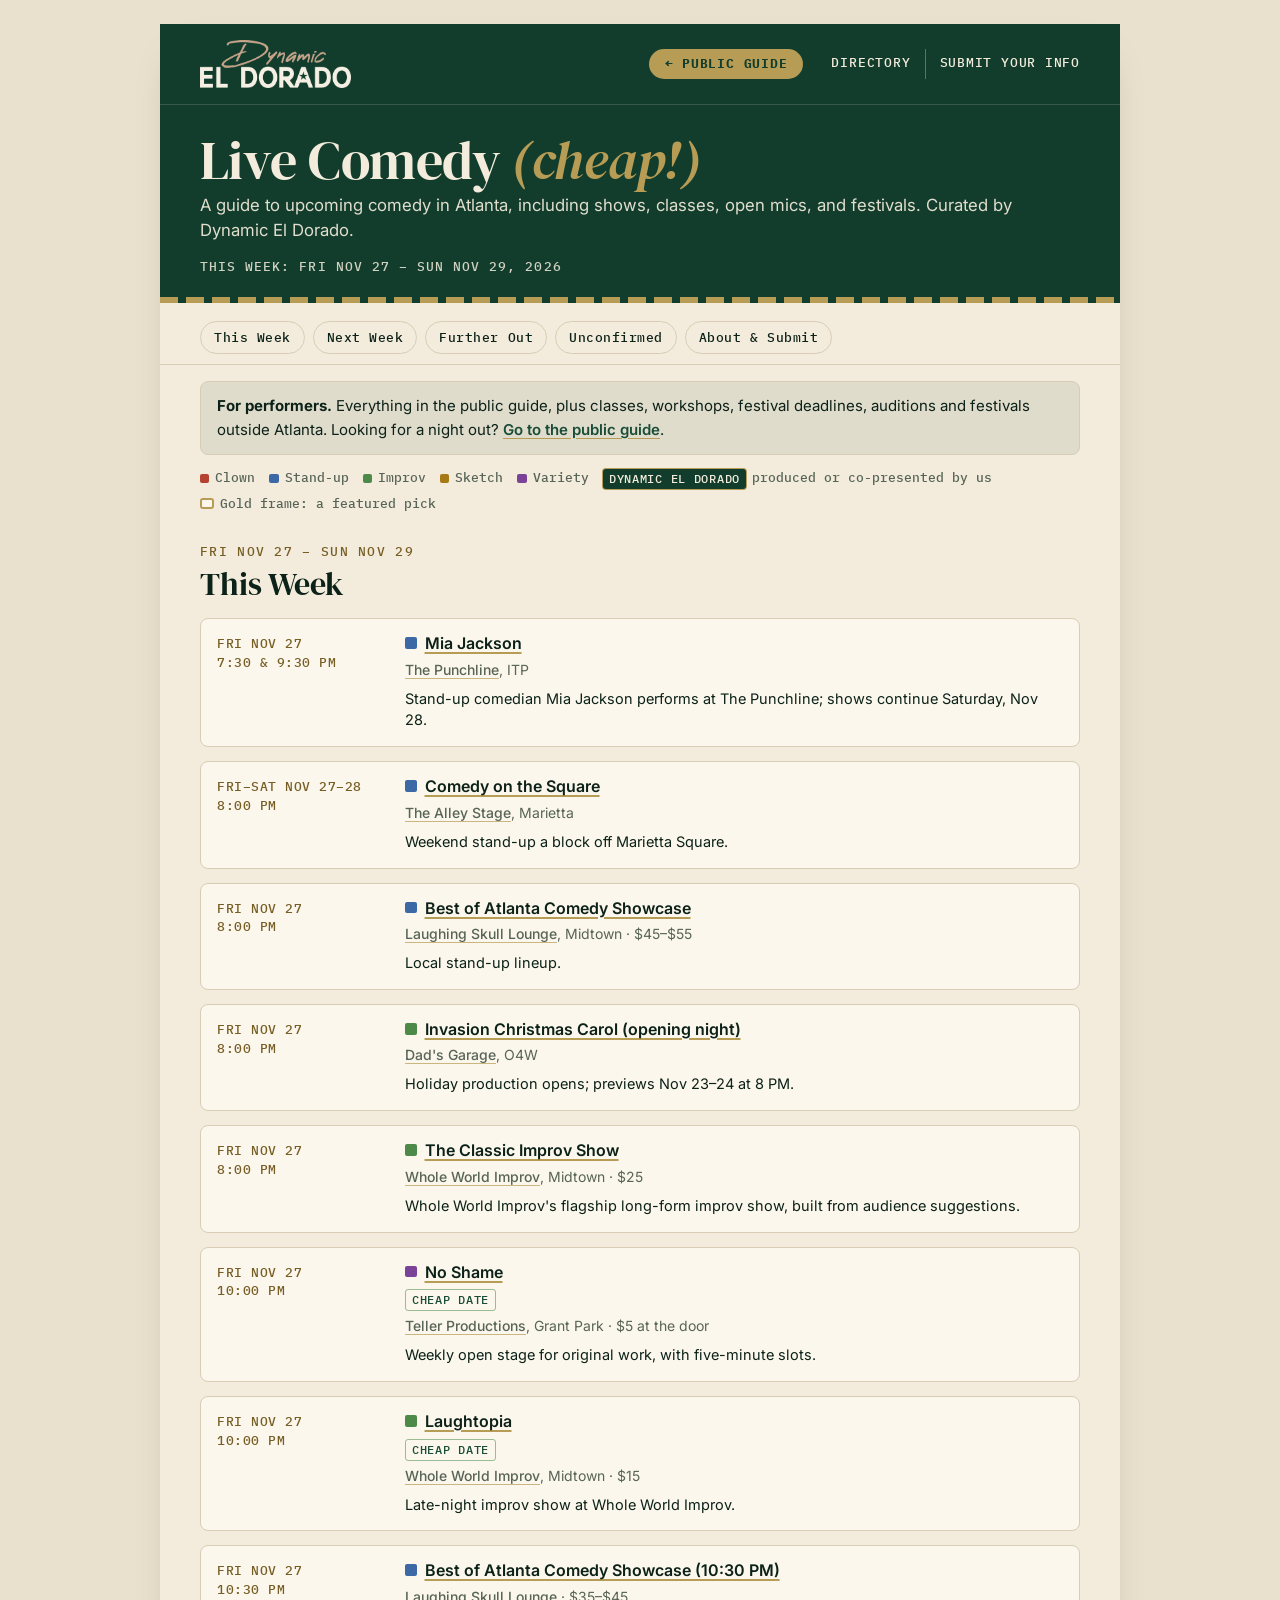
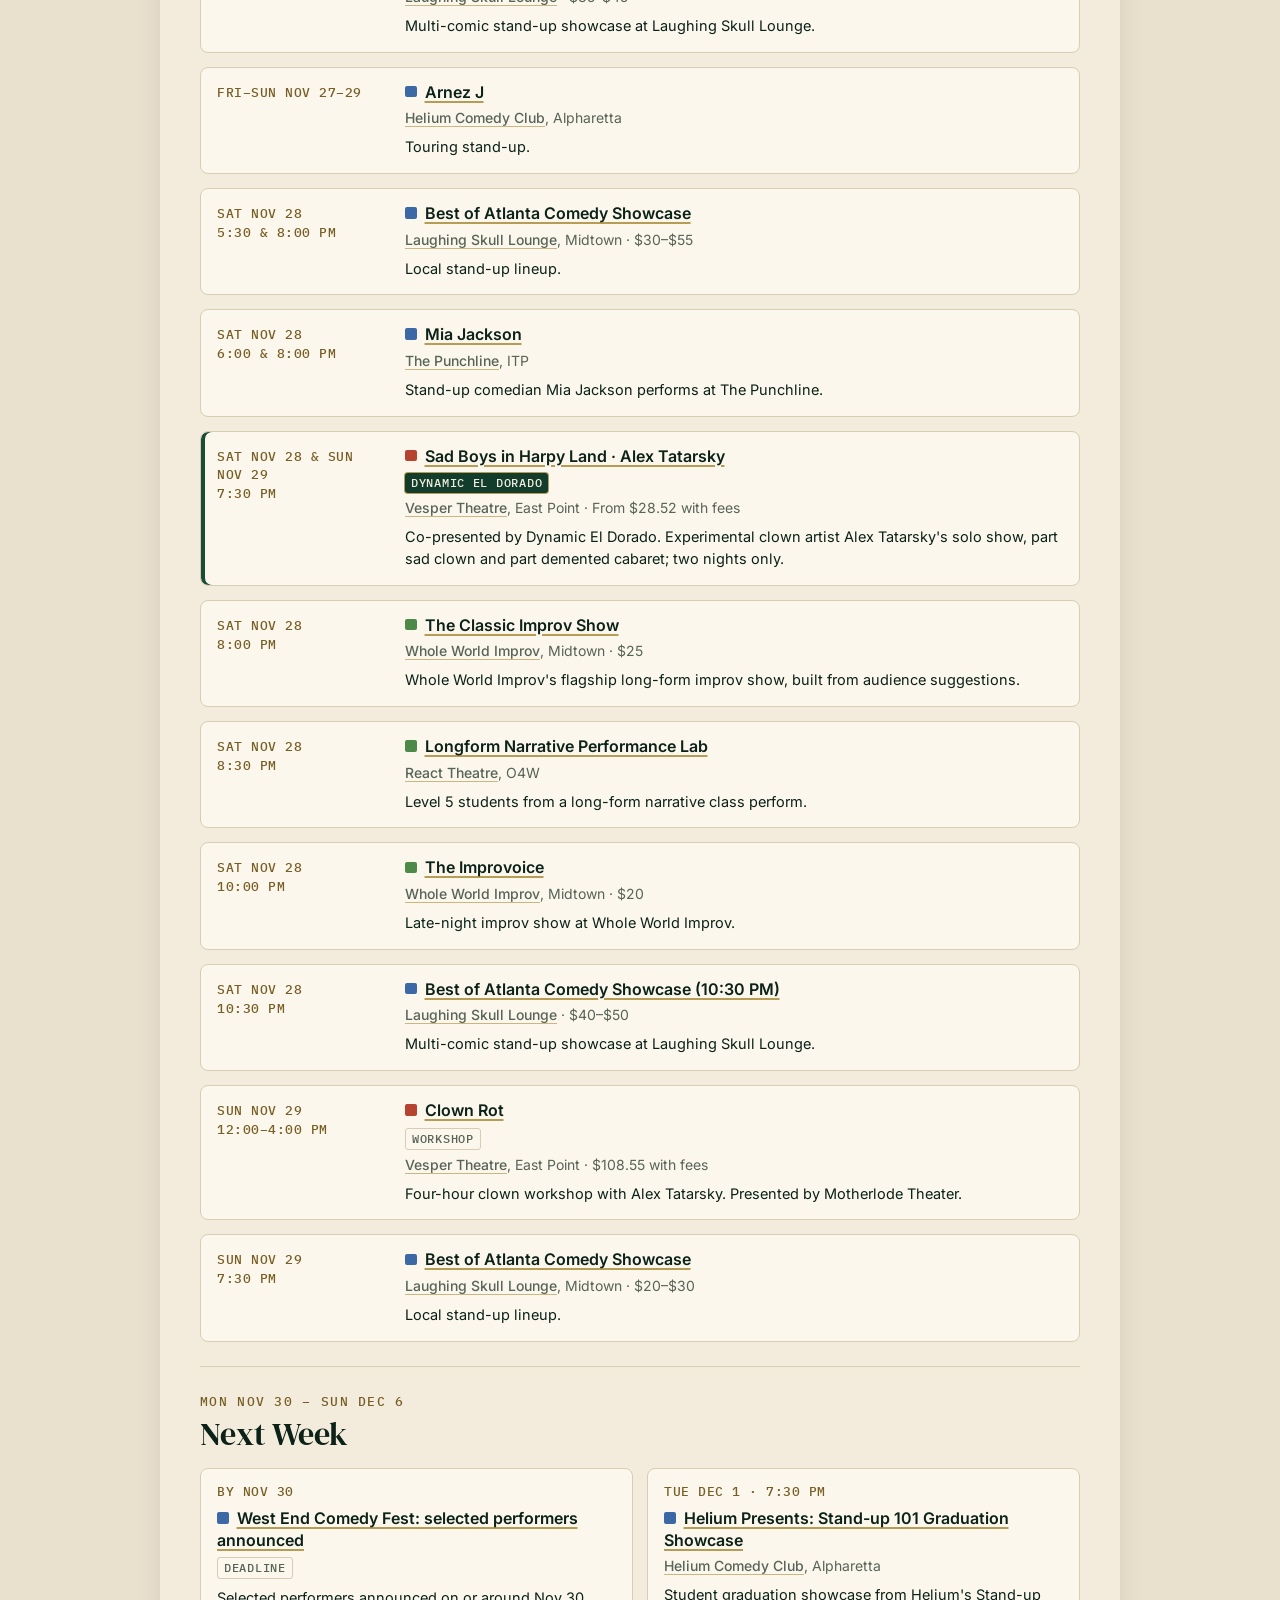
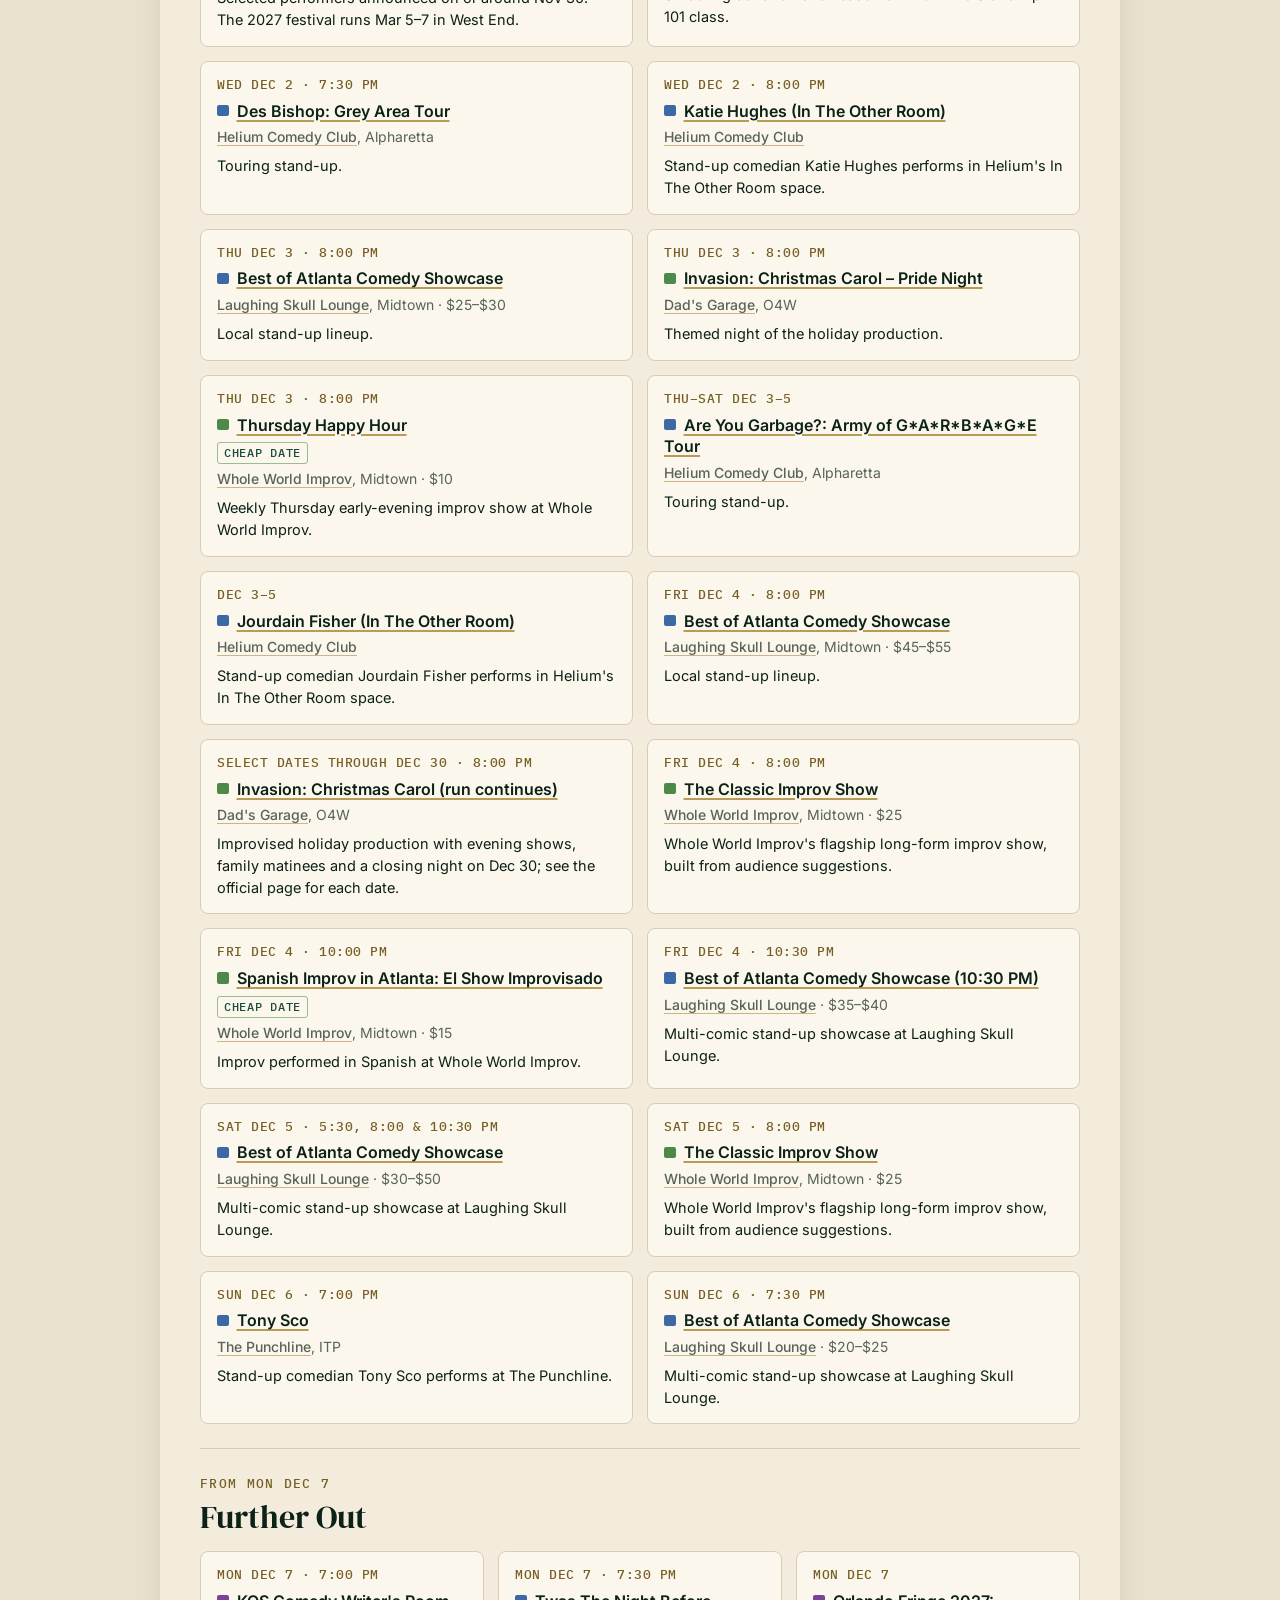
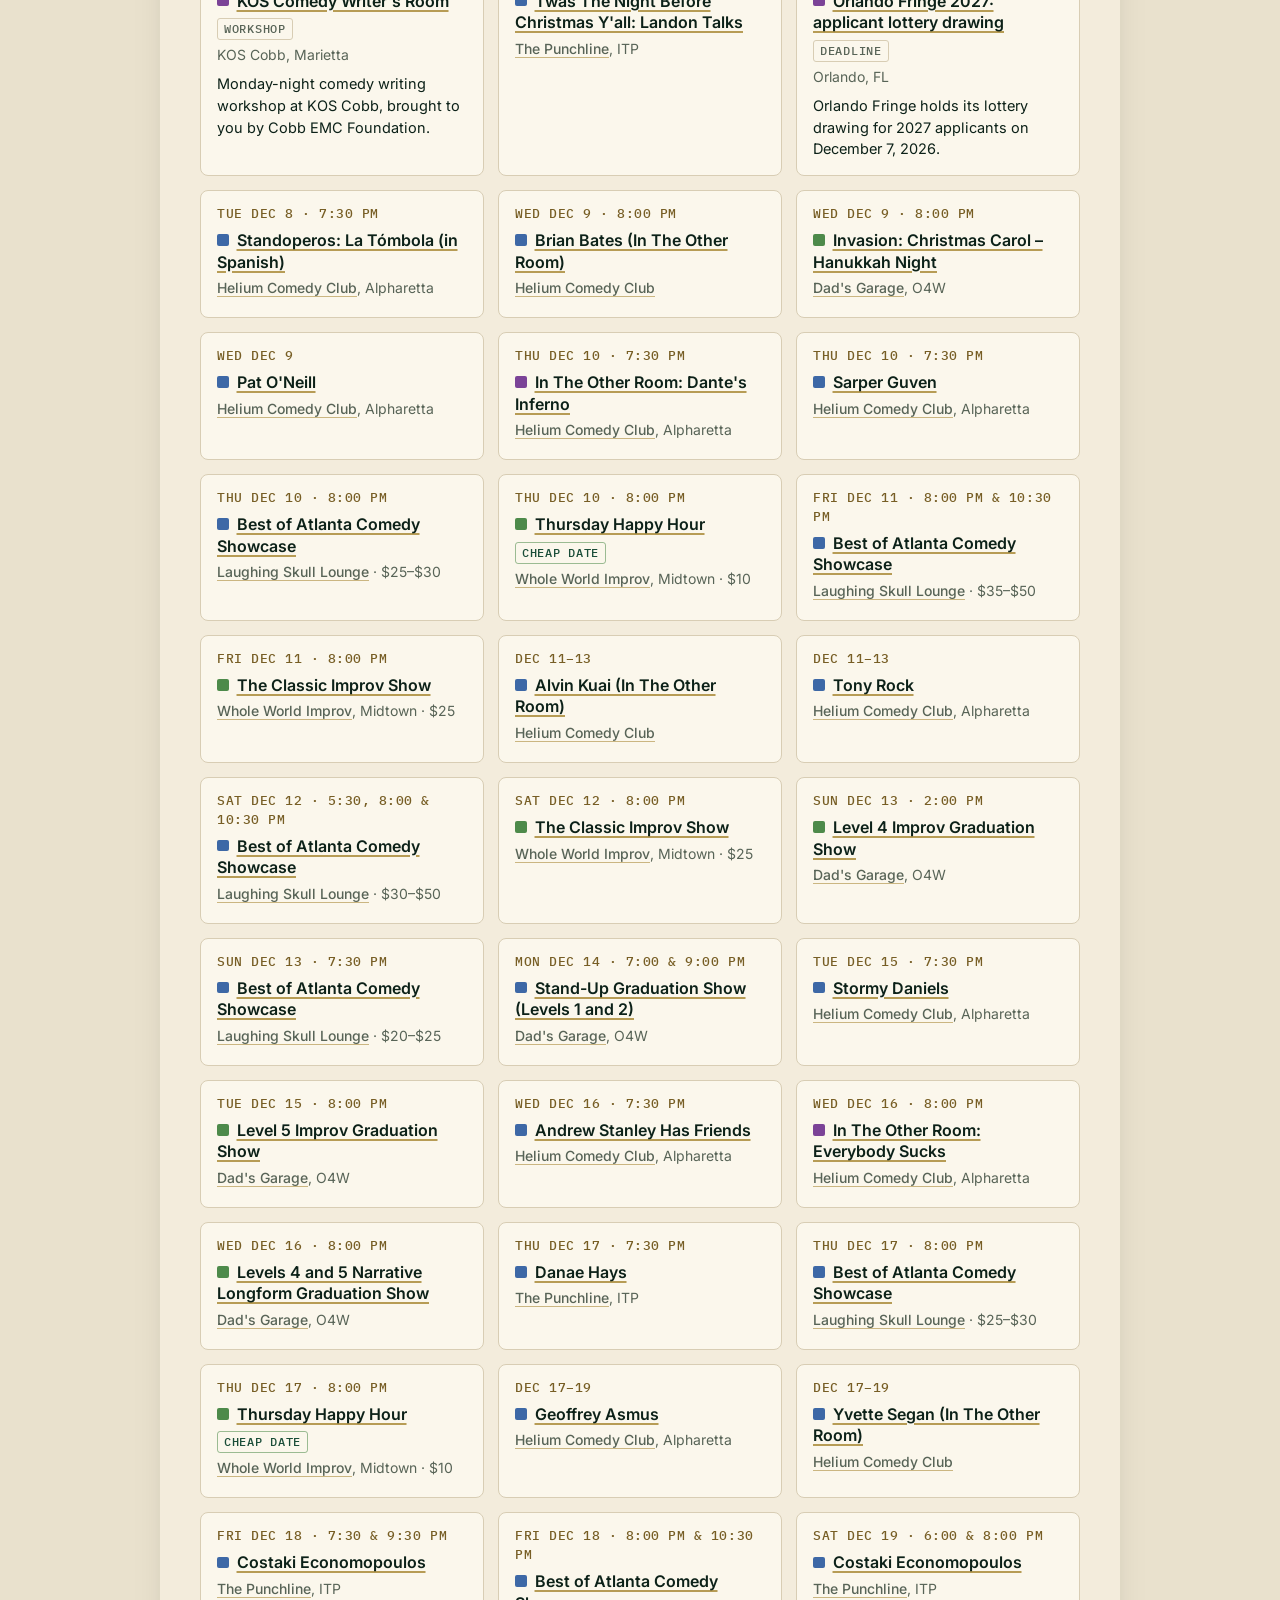
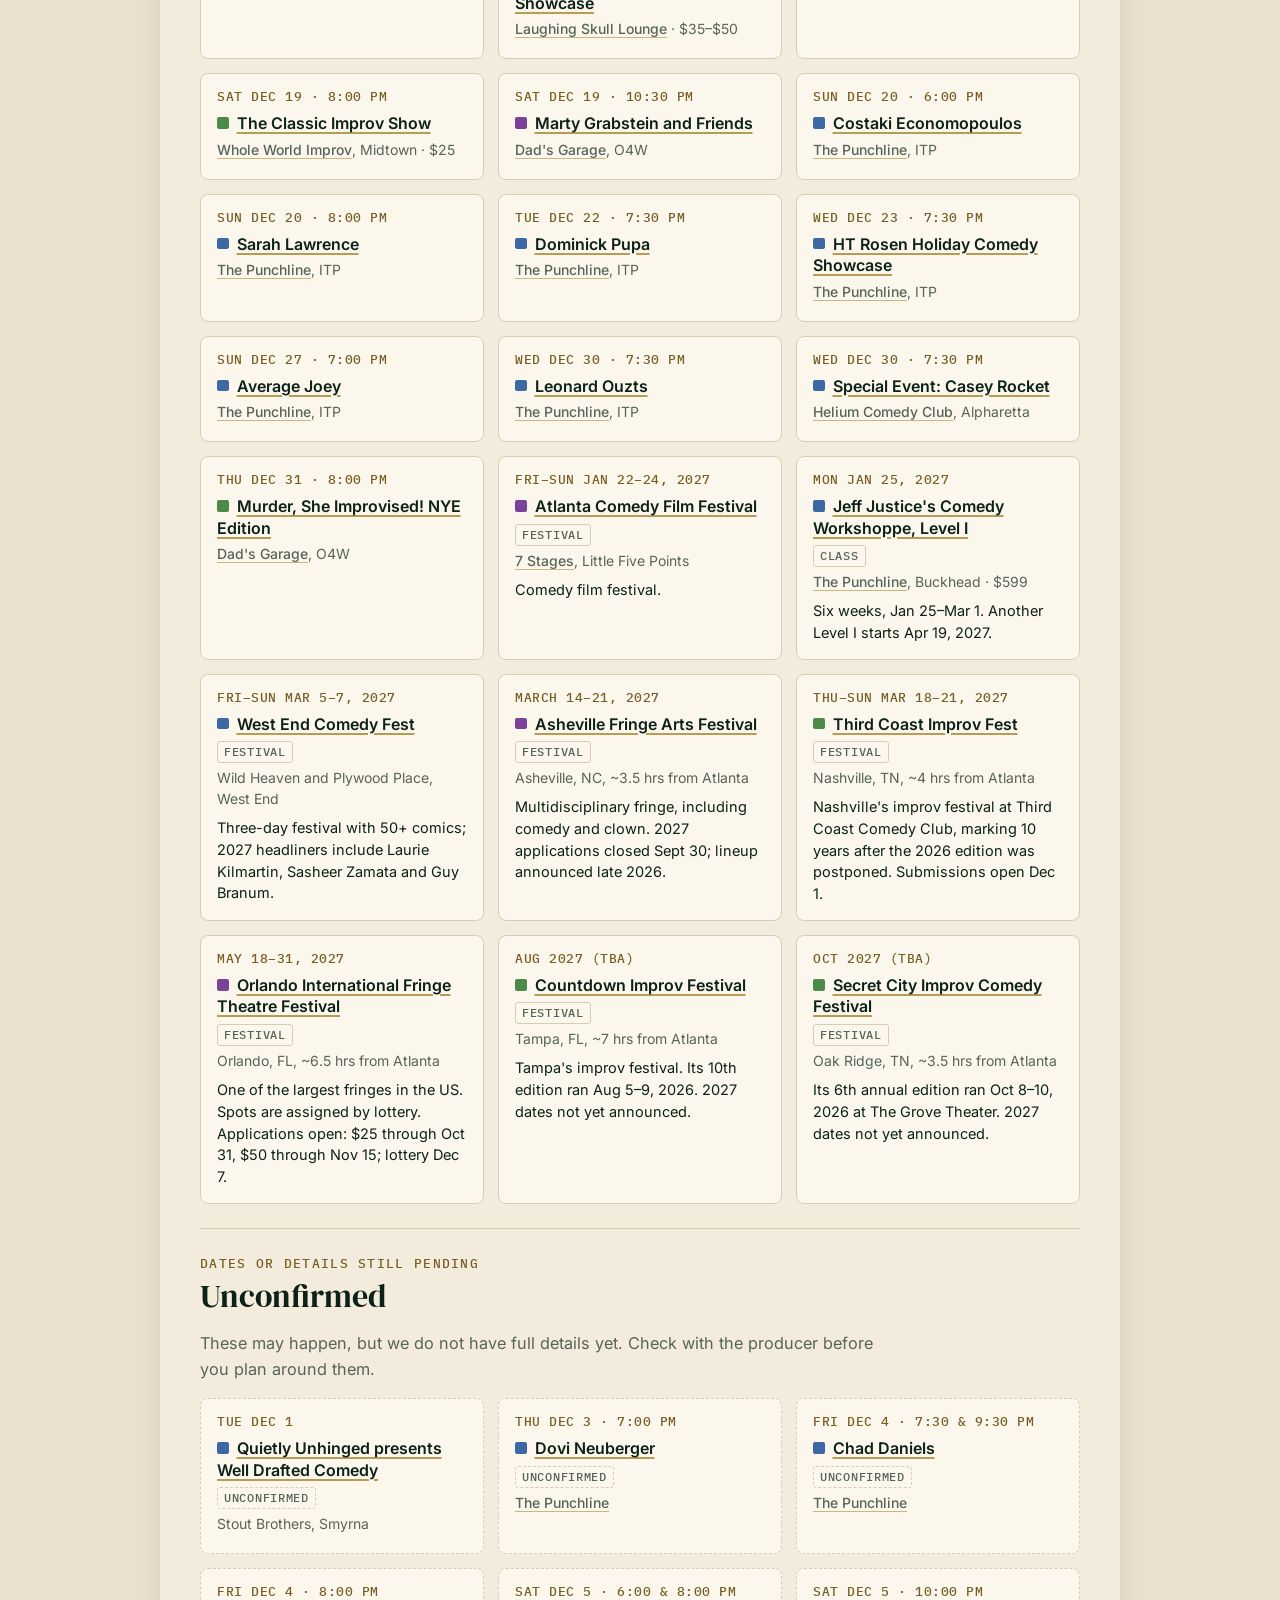
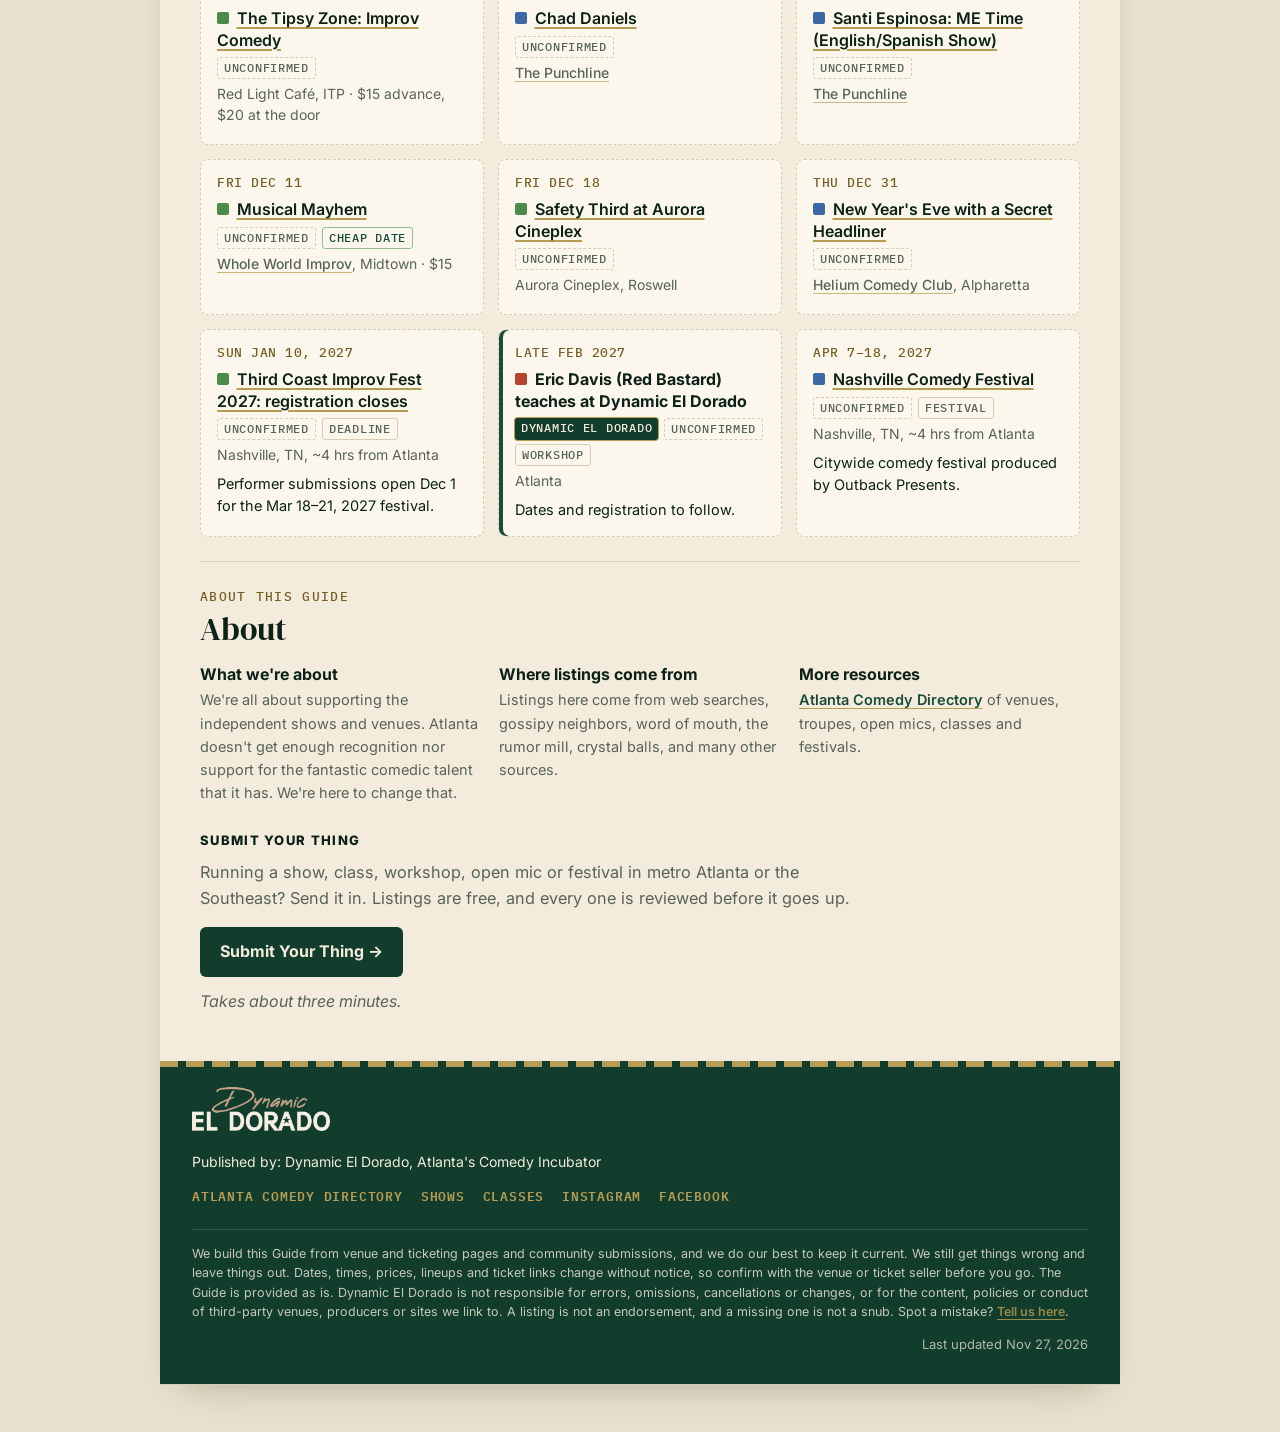
<file: performers/index.html>
<!doctype html><html lang="en"><head><meta charset=utf8><meta name=viewport content="width=device-width,initial-scale=1,viewport-fit=cover"><style>:root{color-scheme:light;box-sizing:border-box;padding-top:env(safe-area-inset-top,0px);padding-bottom:env(safe-area-inset-bottom,0px)}html{scroll-padding-top:env(safe-area-inset-top,0px)}body{margin:0;padding:0;font:14px -apple-system,BlinkMacSystemFont,sans-serif;background:#fff;color:#000}img{max-width:100%}[hidden]:not([hidden=until-found i]){display:none!important}</style><title>For Performers · Dynamic El Dorado's Guide to Live Comedy in Atlanta</title><meta name="description" content="For performers: classes, workshops, festival deadlines, auditions and out-of-town festivals, plus every show in Atlanta comedy. Curated by Dynamic El Dorado."><link rel="canonical" href="https://guide.dynamiceldorado.com/performers/"><meta property="og:type" content="website"><meta property="og:title" content="For Performers · Dynamic El Dorado's Guide to Live Comedy in Atlanta"><meta property="og:description" content="For performers: classes, workshops, festival deadlines, auditions and out-of-town festivals, plus every show in Atlanta comedy. Curated by Dynamic El Dorado."><meta property="og:url" content="https://guide.dynamiceldorado.com/performers/"><meta property="og:site_name" content="Dynamic El Dorado"><body>

<link rel="preconnect" href="https://fonts.googleapis.com">
<link rel="preconnect" href="https://fonts.gstatic.com" crossorigin>
<link rel="stylesheet" href="https://fonts.googleapis.com/css2?family=DM+Serif+Display:ital@0;1&family=Inter:wght@400;500;600;700;800&family=IBM+Plex+Mono:wght@400;500&display=swap">
<style>
/* Layout: one 680px newsletter column — dark-green theater-bill masthead, then cream "program" pages with ticket-stub listings */
:root{
  --bg:#e9e1cd;          /* page behind the paper */
  --paper:#f3ecdc;       /* newsletter sheet */
  --ink:#0c2118;         /* body text, green-black */
  --muted:#586457;
  --rule:#d8cdb4;
  --green:#123d2c;       /* brand dark green */
  --green-2:#1a4d38;
  --gold:#b79c55;        /* poster gold — accents only */
  --gold-ink:#775e25;    /* readable gold for small text on paper */
  --on-green:#f3ecdc;
  --note-bg:#fff4dc; --note-bd:#d9a441; --note-ink:#6b4a10;
  --g-clown:#b5432f; --g-stand:#3d68a6; --g-impro:#4d8a4a; --g-sketch:#a67a14; --g-var:#7b4397;
  --f-display:"DM Serif Display",Georgia,"Times New Roman",serif;
  --f-body:"Libre Franklin","Helvetica Neue",Arial,sans-serif;
  --f-mono:"IBM Plex Mono",ui-monospace,Menlo,Consolas,monospace;
}
@media (prefers-color-scheme: dark){:root:not([data-theme="light"]){
  --bg:#0c1712; --paper:#13241b; --ink:#efe8d6; --muted:#a3ad9f; --rule:#2b3b30; --green:#123d2c; --green-2:#1a4d38; --gold:#c9ae68; --gold-ink:#c9ae68;
  --on-green:#f3ecdc; --note-bg:#2a2210; --note-bd:#b88a2e; --note-ink:#f0d79c; --g-clown:#d9654f; --g-stand:#7097d0; --g-impro:#79b06f; --g-sketch:#d8aa46; --g-var:#b58ad6; color-scheme:dark}}
:root[data-theme="dark"]{
  --bg:#0c1712; --paper:#13241b; --ink:#efe8d6; --muted:#a3ad9f; --rule:#2b3b30; --green:#123d2c; --green-2:#1a4d38;
  --gold:#c9ae68; --gold-ink:#c9ae68; --on-green:#f3ecdc; --note-bg:#2a2210; --note-bd:#b88a2e; --note-ink:#f0d79c; --g-clown:#d9654f; --g-stand:#7097d0; --g-impro:#79b06f; --g-sketch:#d8aa46; --g-var:#b58ad6; color-scheme:dark}

*{box-sizing:border-box}
body{background:var(--bg);color:var(--ink);font:16px/1.6 var(--f-body);padding-inline:16px;padding-block:24px 48px}
a{color:var(--green-2);text-decoration-color:var(--gold);text-underline-offset:3px;font-weight:600}
@media (prefers-color-scheme: dark){:root:not([data-theme="light"]) a{color:var(--gold)}}
:root[data-theme="dark"] a{color:var(--gold)}
a:focus-visible,button:focus-visible{outline:2px solid var(--gold);outline-offset:2px}

.toolbar{max-width:680px;margin:0 auto 12px;display:flex;flex-wrap:wrap;gap:8px 12px;align-items:center;justify-content:space-between;font:500 12px/1.4 var(--f-mono);color:var(--muted)}
.sheet{max-width:680px;margin:0 auto;background:var(--paper);box-shadow:0 1px 0 var(--rule),0 18px 40px -24px rgba(0,0,0,.35)}

/* masthead */
.mast{background:var(--green);color:var(--on-green);padding:36px 32px 28px;position:relative;overflow:hidden}
.mast::after{content:"";position:absolute;inset:auto 0 0 0;height:6px;background:repeating-linear-gradient(90deg,var(--gold) 0 18px,transparent 18px 26px)}
.mast img{width:150px;height:auto;display:block;margin-bottom:22px}
.mast h1{font:400 clamp(2.5rem,9vw,4rem)/0.95 var(--f-display);margin:0;letter-spacing:-.01em;text-wrap:balance}
.mast h1 em{color:var(--gold);font-style:italic}
.motto{font:italic 400 1.25rem/1.3 var(--f-display);color:var(--gold);margin:10px 0 18px}
.issue{font:500 12px/1.5 var(--f-mono);letter-spacing:.08em;text-transform:uppercase;opacity:.85;display:flex;flex-wrap:wrap;gap:4px 14px}

.content{padding:28px 32px 8px}
@media (max-width:520px){.mast{padding:28px 20px 24px}.content{padding:22px 18px 4px}}

.sq{display:inline-block;width:.72em;height:.72em;border-radius:2px;flex:none;vertical-align:.02em}
.sq.clown{background:var(--g-clown)} .sq.burl{background:var(--g-burl)} .sq.stand{background:var(--g-stand)}
.sq.impro{background:var(--g-impro)} .sq.sketch{background:var(--g-sketch)} .sq.var{background:var(--g-var)}

section{padding-block:26px 6px;border-top:1px solid var(--rule)}
section:first-of-type{border-top:0}
.eyebrow{font:500 11px/1 var(--f-mono);letter-spacing:.14em;text-transform:uppercase;color:var(--gold-ink);margin:0 0 6px}
h2{font:400 2rem/1.1 var(--f-display);margin:0 0 16px;color:var(--ink);text-wrap:balance}
h3{font:800 12px/1.3 var(--f-body);letter-spacing:.12em;text-transform:uppercase;margin:22px 0 10px;display:flex;align-items:center;gap:8px;color:var(--ink)}

.meta{font:400 12.5px/1.55 var(--f-mono);color:var(--muted);margin:0 0 6px}
.meta a{font-weight:500}



.quiet{color:var(--muted);font-style:italic;margin:0 0 16px}
ul.tight{list-style:none;padding:0;margin:0 0 14px;display:grid;gap:10px}
ul.tight li{padding-left:0}
ul.tight .meta{margin:0}



.dl{list-style:none;padding:0;margin:0 0 16px}
.dl li{display:grid;grid-template-columns:92px 1fr;gap:12px;padding:10px 0;border-bottom:1px dotted var(--rule)}
.dl li:last-child{border-bottom:0}
.dl .d{font:500 12px/1.4 var(--f-mono);color:var(--gold-ink);text-transform:uppercase;letter-spacing:.05em;font-variant-numeric:tabular-nums}
.dl .t{min-width:0}

.foot{background:var(--green);color:var(--on-green);padding:26px 32px 30px;font-size:14px;position:relative}
.foot::before{content:"";position:absolute;inset:0 0 auto 0;height:6px;background:repeating-linear-gradient(90deg,var(--gold) 0 18px,transparent 18px 26px)}
@media (max-width:520px){.foot{padding-inline:20px}}
.foot a{color:var(--gold)}
.foot .row{display:flex;flex-wrap:wrap;gap:6px 16px;font:500 12px/1.5 var(--f-mono);margin-top:12px}
.foot p{margin:0 0 8px}
.foot .dir{border:1px solid color-mix(in srgb,var(--gold) 50%,transparent);border-radius:6px;padding:12px 14px;margin:0 0 16px}
</style>
<style>
/* Guide layout: wide reference page — masthead band, sticky section nav, indie-first listing tables, two-column cards on desktop */
.sheet{max-width:960px}
.toolbar{max-width:960px}
.mast{padding:30px 40px 26px}
.mast h1{font-size:clamp(2.2rem,6vw,3.4rem)}
.mast .sub{font:400 1.05rem/1.5 var(--f-body);max-width:60ch;margin:6px 0 14px;opacity:.92}
.content{padding:8px 40px 24px}
@media (max-width:620px){.mast{padding:24px 20px}.content{padding:4px 18px 16px}}
nav.toc{position:sticky;top:env(safe-area-inset-top,0px);z-index:5;background:var(--paper);border-bottom:1px solid var(--rule);margin-inline:-40px;padding:10px 40px;display:flex;gap:6px 8px;overflow-x:auto;scrollbar-width:none}
@media (max-width:620px){nav.toc{margin-inline:-18px;padding-inline:18px}}
nav.toc a{flex:none;font:500 12px/1 var(--f-mono);letter-spacing:.04em;text-decoration:none;color:var(--ink);border:1px solid var(--rule);border-radius:999px;padding:7px 11px;background:var(--paper)}
nav.toc a:hover{border-color:var(--gold)}
section{scroll-margin-top:60px}
h2 .when{font:500 12px/1 var(--f-mono);color:var(--muted);letter-spacing:.06em;text-transform:uppercase;margin-left:10px;vertical-align:middle}
.tier{font:500 10.5px/1 var(--f-mono);letter-spacing:.1em;text-transform:uppercase;border-radius:3px;padding:3px 6px;white-space:nowrap;vertical-align:.12em}
.tier.indie{background:color-mix(in srgb,var(--gold) 28%,var(--paper));color:var(--ink)}
.tier.est{border:1px solid var(--rule);color:var(--muted)}
.tier.ded{background:var(--green);color:var(--on-green)}
.cards{display:grid;grid-template-columns:repeat(auto-fit,minmax(280px,1fr));gap:14px;margin:0 0 10px}
.card{border:1px solid var(--rule);border-radius:8px;padding:14px 16px;display:grid;grid-template-columns:4px 1fr;gap:0 12px;background:var(--paper)}
.card .bar{border-radius:2px;background:var(--rule)}
.card.clown .bar{background:var(--g-clown)} .card.stand .bar{background:var(--g-stand)} .card.impro .bar{background:var(--g-impro)} .card.sketch .bar{background:var(--g-sketch)}
.card .body{min-width:0}
.card h4{font:700 1rem/1.3 var(--f-body);margin:0 0 3px}
.card p{margin:0;font-size:14.5px}
.tbl{overflow-x:auto;margin:0 0 16px}
table{width:100%;border-collapse:collapse;font-size:14.5px;min-width:560px}
th{font:500 11px/1.3 var(--f-mono);letter-spacing:.08em;text-transform:uppercase;color:var(--muted);text-align:left;padding:8px 10px;border-bottom:1.5px solid var(--ink)}
td{padding:10px;border-bottom:1px solid var(--rule);vertical-align:top}
td.d{font:500 12.5px/1.45 var(--f-mono);white-space:nowrap;color:var(--ink);font-variant-numeric:tabular-nums}
td .what{display:block;color:var(--muted);font-size:13.5px}
td.g{width:18px;padding-right:0}
tr.sub td{background:color-mix(in srgb,var(--ink) 4%,var(--paper));font:500 11px/1 var(--f-mono);letter-spacing:.1em;text-transform:uppercase;color:var(--gold-ink);padding:9px 10px}
.legend{display:flex;flex-wrap:wrap;gap:6px 14px;font:500 12px/1.4 var(--f-mono);color:var(--muted);margin:14px 0 4px}
.legend span{display:inline-flex;align-items:center;gap:6px}
.about{display:grid;grid-template-columns:repeat(auto-fit,minmax(240px,1fr));gap:18px}
.about h4{font:700 1rem/1.3 var(--f-body);margin:0 0 4px}
.about p{margin:0;font-size:14.5px;color:var(--muted)}
.lead{font-size:1.02rem;max-width:68ch;margin:0 0 16px;color:var(--muted)}
</style>

<style>
/* Fixes: Dynamic El Dorado feature band, subscribe CTAs, status chips, quieter links, stacked tables on phones */
.btn{display:inline-flex;align-items:center;font:700 14px/1 var(--f-body);text-decoration:none;padding:11px 16px;border-radius:6px;border:1px solid transparent}
:root a.btn.gold{background:var(--gold);color:var(--green)}
:root a.btn.ghost{border-color:color-mix(in srgb,var(--gold) 60%,transparent);color:var(--on-green)}
:root a.btn.solid{background:var(--green);color:var(--on-green)}
:root a.btn.line{border-color:var(--ink);color:var(--ink)}
.mast-cta,.fcta{display:flex;flex-wrap:wrap;gap:10px}
.mast-cta{margin-top:18px}
.feature{background:color-mix(in srgb,var(--gold) 18%,var(--paper));padding:28px 40px 22px;border-bottom:1px solid var(--rule)}
.feature h2{margin-bottom:8px}
.fdesc{margin:0 0 14px;max-width:62ch}
.sched{list-style:none;padding:0;margin:0 0 18px}
.sched li{display:grid;grid-template-columns:170px minmax(0,1fr) auto;gap:4px 14px;padding:10px 0;border-top:1px dotted color-mix(in srgb,var(--ink) 25%,transparent)}
.sched .d,.sched .p{font:500 12.5px/1.5 var(--f-mono);font-variant-numeric:tabular-nums}
.sched .d{color:var(--gold-ink);text-transform:uppercase;letter-spacing:.04em}
.sched .p{color:var(--muted);text-align:right;white-space:nowrap}
.also{margin:16px 0 0;font-size:14.5px;color:var(--muted)}
.sub-strip{display:flex;flex-wrap:wrap;align-items:center;justify-content:space-between;gap:14px 20px;background:var(--green);color:var(--on-green);border-radius:8px;padding:18px 20px;margin:10px 0 26px}
.sub-strip p{margin:0;max-width:52ch}
.status{font:500 10.5px/1 var(--f-mono);letter-spacing:.08em;text-transform:uppercase;color:var(--muted);border:1px dotted var(--rule);border-radius:3px;padding:3px 6px}
.status.on{color:var(--green-2);border-style:solid;border-color:color-mix(in srgb,var(--g-impro) 55%,transparent)}
@media (prefers-color-scheme: dark){:root:not([data-theme="light"]) .status.on{color:var(--g-impro)}}
:root[data-theme="dark"] .status.on{color:var(--g-impro)}
.tbl a,.card a,.dl a{font-weight:500}
@media (max-width:620px){
  .feature{padding:22px 18px 18px}
  .sched li{grid-template-columns:minmax(0,1fr)}
  .sched .p{text-align:left}
  .tbl{overflow:visible}
  .tbl table{min-width:0}
  .tbl thead{position:absolute;width:1px;height:1px;overflow:hidden;clip:rect(0 0 0 0)}
  .tbl tbody{display:block}
  .tbl tr{display:grid;grid-template-columns:14px minmax(0,1fr);column-gap:10px;padding:12px 0;border-bottom:1px solid var(--rule)}
  .tbl td{display:block;grid-column:2;padding:0;border:0;min-width:0}
  .tbl td.g{grid-column:1;grid-row:1 / span 4;padding-top:5px;width:auto}
  .tbl td.d{white-space:normal;margin-top:4px}
  .tbl td:last-child{margin-top:8px}
  .tbl td:last-child a{display:inline-block;padding:6px 12px;border:1px solid var(--rule);border-radius:999px;text-decoration:none}
  .tbl tr.sub{display:block;padding:0;border:0}
  .tbl tr.sub td{margin:14px 0 0}
  .tbl.nog tr{grid-template-columns:minmax(0,1fr)}
  .tbl.nog td{grid-column:1}
  .tbl.nog td:nth-child(2){order:-1}
}
</style>

<style>
/* Logo block on the right of the masthead (logo, then Get the newsletter button); gold frame marks Dynamic El Dorado events */
.mast-brand{display:flex;flex-direction:column;align-items:flex-end;gap:14px;margin:0 0 18px auto;width:max-content;max-width:100%}
.mast-brand img{margin:0;display:block}
.mast-brand .mast-cta{margin:0}
@media (min-width:621px){
  .mast-brand{position:absolute;top:30px;right:40px;margin:0;z-index:1}
  
}
.tier.ded{background:var(--green);color:var(--on-green);box-shadow:0 0 0 1px var(--gold)}
.tbl tr.ded{outline:1.5px solid var(--gold);outline-offset:-1.5px}
.tbl tr.ded td{background:color-mix(in srgb,var(--gold) 9%,var(--paper))}
.dl li.ded{outline:1.5px solid var(--gold);outline-offset:-1.5px;border-radius:6px;background:color-mix(in srgb,var(--gold) 9%,var(--paper));padding-inline:10px;border-bottom-color:transparent}
.feature{box-shadow:inset 0 0 0 1.5px var(--gold)}
@media (max-width:620px){
  .tbl tr.ded{border-radius:6px;padding-inline:8px;margin:6px 0;border-bottom:0;background:color-mix(in srgb,var(--gold) 9%,var(--paper))}
  .tbl tr.ded td{background:transparent}
}
</style>

<style>
/* Oct 2026 design pass (shared with directory.dynamiceldorado.com): Inter body text, 13px minimum,
   shared top nav + footer links, card bars = Indie (gold) / Established (gray) / Dynamic El Dorado (green, gold frame),
   genre square beside each card title, monospace kept for dates, times and prices only. KEEP THIS BLOCK. */
:root{--f-body:"Inter","Helvetica Neue",Arial,sans-serif;--surface:#fbf7ec;--bar-est:#a3a99c;--bar-ded:var(--green-2)}
@media (prefers-color-scheme: dark){:root:not([data-theme="light"]){--rule:#3f5a4b;--muted:#b1baad;--surface:#1c3227;--bar-est:#6f7a74;--bar-ded:#79b06f}}
:root[data-theme="dark"]{--rule:#3f5a4b;--muted:#b1baad;--surface:#1c3227;--bar-est:#6f7a74;--bar-ded:#79b06f}
/* shared top nav */
.topnav{background:var(--green);border-bottom:1px solid color-mix(in srgb,var(--on-green) 16%,transparent);padding:6px 40px;display:flex;flex-wrap:wrap;align-items:center;gap:2px 20px}
.sheet nav.topnav a{color:var(--on-green);text-decoration:none;font:500 13px/1.3 var(--f-mono);letter-spacing:.06em;text-transform:uppercase;padding:9px 0;display:inline-block}
.sheet nav.topnav a:hover{color:var(--gold)}
.sheet nav.topnav a[aria-current="page"]{color:var(--gold);box-shadow:inset 0 -2px 0 var(--gold)}
.sheet nav.topnav a.home{margin-right:auto;font-weight:700}
.mast-brand a{display:block}
@media (max-width:620px){.topnav{padding:4px 20px}.sheet nav.topnav a.home{flex-basis:100%;margin-right:0}}
/* 13px minimum for labels and metadata */
.toolbar,.issue,.legend,.dl .d,h2 .when,.foot .row{font-size:13px}
.eyebrow{font-size:13px;letter-spacing:.1em;line-height:1.4}
h3{font-size:13px;letter-spacing:.1em}
.meta,td.d,.sched .d,.sched .p{font-size:13px}
.tier,.status{font-size:12px;letter-spacing:.06em;padding:4px 6px}
th,tr.sub td{font-size:13px;letter-spacing:.06em}
nav.toc a{font-size:13px;padding:9px 13px}
td .what{font-size:14px}
/* cards: even spacing, body font for venue lines, bars mean Indie / Established / Dynamic El Dorado */
.card{background:var(--surface);gap:0 12px;padding:14px 16px 15px}
.card h4{margin:0 0 6px;line-height:1.35}
.card h4::before{content:"";display:inline-block;width:.72em;height:.72em;border-radius:2px;margin-right:8px;vertical-align:.02em;background:var(--g-var)}
.card.clown h4::before{background:var(--g-clown)} .card.stand h4::before{background:var(--g-stand)}
.card.impro h4::before{background:var(--g-impro)} .card.sketch h4::before{background:var(--g-sketch)}
.card .meta{font:400 14px/1.5 var(--f-body);color:var(--muted);margin:0 0 8px}
.card p:not(.meta){font-size:15px;line-height:1.55}
.card:has(.tier.indie) .bar{background:var(--gold)}
.card:has(.tier.est) .bar{background:var(--bar-est)}
.card:has(.tier.ded) .bar{background:var(--bar-ded)}
.card:has(.tier.ded){box-shadow:0 0 0 1.5px var(--gold)}
/* footer links */
.foot .row{gap:4px 18px;margin:0 0 14px}
.foot .row a{text-transform:uppercase;letter-spacing:.06em;text-decoration:none;padding:6px 0;display:inline-block}

/* Oct 16 top bar: logo + "presents:" + links */
.topnav a.home,.sheet nav.topnav a.home{display:inline-flex;align-items:center;margin-right:0;padding:6px 0;flex-basis:auto}
.topnav a.home img{height:34px;width:auto;display:block}
.topnav .presents{font:500 13px/1.3 var(--f-mono);letter-spacing:.06em;color:var(--gold);margin-right:auto;padding:9px 0;margin-left:-8px}
@media (max-width:620px){.topnav a.home,.sheet nav.topnav a.home{flex-basis:auto;margin-right:0}.topnav{gap:0 14px}.topnav .presents{flex:1 1 0;margin-left:-8px}.topnav a{font-size:13px}}
.sched li.show{grid-template-columns:120px minmax(0,1fr) auto;align-items:center;gap:4px 16px}
.sched li.show .info{display:flex;flex-direction:column;gap:4px}
.thumb{width:120px;height:120px;object-fit:cover;border-radius:4px;display:block;box-shadow:0 0 0 1px color-mix(in srgb,var(--ink) 20%,transparent)}
@media (max-width:620px){.sched li.show{grid-template-columns:96px minmax(0,1fr);gap:4px 12px}.thumb{width:96px;height:96px}.sched li.show .p{grid-column:2}}
</style>
<style>
/* Oct 16 v2: bigger logo, no "presents:", divided links + edition line, full-width masthead text, footer logo + legal, tier chips removed (bars kept via t-indie / t-est) */
.topnav{justify-content:space-between;padding:10px 40px}
.topnav a.home img{height:48px}
.navright{display:flex;flex-direction:column;align-items:flex-end;gap:2px}
.navlinks{display:flex;flex-wrap:wrap;justify-content:flex-end}
.sheet nav.topnav .navlinks a{padding:6px 14px;white-space:nowrap}
.sheet nav.topnav .navlinks a+a{border-left:1px solid color-mix(in srgb,var(--gold) 55%,transparent)}
.sheet nav.topnav .navlinks a:last-child{padding-right:0}
.topnav .edition{margin:0;font:500 12px/1.3 var(--f-mono);letter-spacing:.1em;text-transform:uppercase;color:var(--gold)}
@media (max-width:620px){.topnav{padding:10px 20px}.navright{width:100%;align-items:flex-start}.navlinks{justify-content:flex-start}.sheet nav.topnav .navlinks a{padding:6px 10px;font-size:12px;letter-spacing:.03em}.sheet nav.topnav .navlinks a:first-child{padding-left:0}}
.mast .sub{max-width:none}
.mast h1{text-wrap:wrap}
.card.t-indie .bar{background:var(--gold)}
.card.t-est .bar{background:var(--bar-est)}
.foot .foot-logo{display:inline-block;margin:0 0 14px}
.foot .foot-logo img{height:44px;width:auto;display:block}
.foot .legal{font:400 12.5px/1.55 var(--f-body);opacity:.8;margin:16px 0 0;padding-top:14px;border-top:1px solid color-mix(in srgb,var(--on-green) 18%,transparent)}
</style>
<style>
/* Oct 18 2026 v2: date-ordered grid (This Week 1 column, Next Week 2, Further Out and Unconfirmed 3), featured cells with a gold frame,
   "For performers" top-line button. Generated pages only; the older blocks above are kept untouched. */
.sheet nav.topnav .navlinks a.perf{background:var(--gold);color:var(--green);border-radius:999px;padding:7px 16px;margin-right:14px;font-weight:700;border-left:0}
.sheet nav.topnav .navlinks a.perf:hover{background:var(--on-green);color:var(--green)}
.sheet nav.topnav .navlinks a.perf+a{border-left:0}
@media (max-width:620px){.sheet nav.topnav .navlinks a.perf{flex:1 0 100%;text-align:center;margin:0 0 6px;padding:9px 14px}.sheet nav.topnav .navlinks{width:100%}}
.perfnote{background:color-mix(in srgb,var(--green) 9%,var(--paper));border:1px solid var(--rule);border-radius:8px;padding:12px 16px;margin:16px 0 4px;font-size:15px}
.key-feat{display:inline-block;width:1.1em;height:.8em;border:2px solid var(--gold);border-radius:3px;background:var(--surface)}
.sq.none{background:transparent;box-shadow:inset 0 0 0 1.5px var(--muted)}

.grid{display:grid;gap:14px;margin:0 0 18px}
.grid.c1{grid-template-columns:minmax(0,1fr)}
.grid.c2{grid-template-columns:repeat(2,minmax(0,1fr))}
.grid.c3{grid-template-columns:repeat(3,minmax(0,1fr))}
@media (max-width:900px){.grid.c3{grid-template-columns:repeat(2,minmax(0,1fr))}}
@media (max-width:620px){.grid.c2,.grid.c3{grid-template-columns:minmax(0,1fr)}}

.ev{border:1px solid var(--rule);border-radius:8px;background:var(--surface);padding:14px 16px 15px;min-width:0;display:flex;flex-direction:column}
.ev .evb{display:flex;flex-direction:column;min-width:0;flex:1}
.ev .when{font:500 13px/1.45 var(--f-mono);letter-spacing:.04em;text-transform:uppercase;color:var(--gold-ink);margin:0 0 6px;font-variant-numeric:tabular-nums}
.ev .when .t::before{content:" · "}
.ev h4{font:700 1rem/1.35 var(--f-body);margin:0 0 4px;overflow-wrap:anywhere}
.ev h4 .sq{margin-right:8px}
.ev .chips{margin:2px 0 4px;display:flex;flex-wrap:wrap;gap:4px 6px}
.chip{font:500 12px/1 var(--f-mono);letter-spacing:.06em;text-transform:uppercase;border:1px solid var(--rule);color:var(--muted);border-radius:3px;padding:4px 6px;white-space:nowrap}
.chip.cheap{border-color:color-mix(in srgb,var(--g-impro) 55%,transparent);color:var(--green-2)}
@media (prefers-color-scheme: dark){:root:not([data-theme="light"]) .chip.cheap{color:var(--g-impro)}}
:root[data-theme="dark"] .chip.cheap{color:var(--g-impro)}
.chip.unc{border-style:dashed}
.ev .where{font:400 14px/1.5 var(--f-body);color:var(--muted);margin:0 0 4px}
.ev .desc{font-size:14.5px;line-height:1.5;margin:4px 0 0}
.ev h4 a{color:inherit;text-decoration:underline;text-decoration-color:var(--gold);text-decoration-thickness:2px;text-underline-offset:3px}
.ev h4 a:hover{color:var(--gold-ink)}
.ev .where a{color:inherit;font-weight:500;text-decoration:underline;text-decoration-color:color-mix(in srgb,var(--gold) 70%,transparent);text-underline-offset:3px}
.foot .updated{text-align:right;font:400 13px/1.4 var(--f-body);opacity:.7;margin:14px 0 0}
.ev.ded{box-shadow:inset 4px 0 0 var(--bar-ded)}
.ev.unc{border-style:dashed}

/* This Week: one column, date on the left */
.c1 .ev:not(.feat) .evb{display:grid;grid-template-columns:170px minmax(0,1fr);column-gap:18px;align-items:start}
.c1 .ev:not(.feat) .evb>*{grid-column:2}
.c1 .ev:not(.feat) .evb>.when{grid-column:1;grid-row:1 / span 6;margin:2px 0 0}
.c1 .ev:not(.feat) .when .t{display:block}
.c1 .ev:not(.feat) .when .t::before{content:none}
@media (max-width:620px){
  .c1 .ev:not(.feat) .evb{display:flex}
  .c1 .ev:not(.feat) .evb>.when{margin:0 0 6px}
  .c1 .ev:not(.feat) .when .t{display:inline}
  .c1 .ev:not(.feat) .when .t::before{content:" · "}
}

/* Featured: full gold frame, square image, a personal note */
.ev.feat{border:2px solid var(--gold);box-shadow:0 0 0 1px color-mix(in srgb,var(--gold) 35%,transparent)}
.ev.feat.ded{box-shadow:0 0 0 1px color-mix(in srgb,var(--gold) 35%,transparent),inset 4px 0 0 var(--bar-ded)}
.fi{display:block;width:100%;height:auto;aspect-ratio:1/1;object-fit:cover;border-radius:4px;box-shadow:0 0 0 1px color-mix(in srgb,var(--ink) 20%,transparent)}
.why{margin:10px 0 0;padding-top:10px;border-top:1px dotted var(--rule);font-size:15px;line-height:1.5}
.why b{display:block;font:500 13px/1.3 var(--f-mono);letter-spacing:.08em;text-transform:uppercase;color:var(--gold-ink);margin-bottom:4px}
.c1 .ev.feat{display:grid;grid-template-columns:170px minmax(0,1fr);gap:0 20px;align-items:start}
.c2 .ev.feat{display:grid;grid-template-columns:130px minmax(0,1fr);gap:0 16px;align-items:start}
.c3 .ev.feat{grid-column:span 2;display:grid;grid-template-columns:130px minmax(0,1fr);gap:0 16px;align-items:start}
@media (max-width:620px){
  .c1 .ev.feat,.c2 .ev.feat,.c3 .ev.feat{grid-column:auto;display:grid;grid-template-columns:104px minmax(0,1fr);gap:0 14px;align-items:start}
}

</style>


<article class="sheet">
  <nav class="topnav" aria-label="Dynamic El Dorado sites"><a class="home" href="https://dynamiceldorado.com/" aria-label="Dynamic El Dorado"><img src="[data-uri]" alt="Dynamic El Dorado"></a><div class="navright"><div class="navlinks"><a class="perf" href="/">← Public guide</a><a class="first" href="https://directory.dynamiceldorado.com/">Directory</a><a href="https://docs.google.com/forms/d/e/1FAIpQLSdmeltLBWwirmeO_R6KCv9PdUNMEizfonqVJX2pDmcGjky0cQ/viewform" target="_blank" rel="noopener">Submit your info</a></div></div></nav>
  <header class="mast">
    <h1>Live Comedy <em>(cheap!)</em></h1>
    <p class="sub">A guide to upcoming comedy in Atlanta, including shows, classes, open mics, and festivals. Curated by Dynamic El Dorado.</p>
    <div class="issue"><span>This week: Fri Nov 27 – Sun Nov 29, 2026</span></div>
  </header>
  <div class="content">
    <nav class="toc" aria-label="Sections"><a href="#thisweek">This Week</a><a href="#nextweek">Next Week</a><a href="#furtherout">Further Out</a><a href="#unconfirmed">Unconfirmed</a><a href="#about">About &amp; Submit</a></nav>
<div class="perfnote"><b>For performers.</b> Everything in the public guide, plus classes, workshops, festival deadlines, auditions and festivals outside Atlanta. Looking for a night out? <a href="/">Go to the public guide</a>.</div>    <div class="legend" aria-label="Key">
      <span><i class="sq clown"></i>Clown</span><span><i class="sq stand"></i>Stand-up</span><span><i class="sq impro"></i>Improv</span><span><i class="sq sketch"></i>Sketch</span><span><i class="sq var"></i>Variety</span>
      <span><span class="tier ded">Dynamic El Dorado</span> produced or co-presented by us</span>
      <span><i class="key-feat"></i>Gold frame: a featured pick</span>
    </div>

<section id="thisweek">
<p class="eyebrow">Fri Nov 27 – Sun Nov 29</p>
<h2>This Week</h2>

<div class="grid c1">
<article class="ev"><div class="evb"><p class="when">Fri Nov 27<span class="t">7:30 &amp; 9:30 PM</span></p><h4><i class="sq stand" role="img" aria-label="Stand-up" title="Stand-up"></i><a href="https://www.punchline.com/comic/?id=7002&amp;comic=Mia%20Jackson&amp;source=events">Mia Jackson</a></h4><p class="where"><a href="https://www.punchline.com">The Punchline</a>, ITP</p><p class="desc">Stand-up comedian Mia Jackson performs at The Punchline; shows continue Saturday, Nov 28.</p></div></article>
<article class="ev"><div class="evb"><p class="when">Fri–Sat Nov 27–28<span class="t">8:00 PM</span></p><h4><i class="sq stand" role="img" aria-label="Stand-up" title="Stand-up"></i><a href="https://www.alleystage.org/shows/388114">Comedy on the Square</a></h4><p class="where"><a href="https://www.alleystage.org">The Alley Stage</a>, Marietta</p><p class="desc">Weekend stand-up a block off Marietta Square.</p></div></article>
<article class="ev"><div class="evb"><p class="when">Fri Nov 27<span class="t">8:00 PM</span></p><h4><i class="sq stand" role="img" aria-label="Stand-up" title="Stand-up"></i><a href="https://laughingskulllounge.com/event/best-of-atlanta-comedy-showcase-friday-november-27-2026-at-800pm/">Best of Atlanta Comedy Showcase</a></h4><p class="where"><a href="https://www.laughingskulllounge.com">Laughing Skull Lounge</a>, Midtown · $45–$55</p><p class="desc">Local stand-up lineup.</p></div></article>
<article class="ev"><div class="evb"><p class="when">Fri Nov 27<span class="t">8:00 PM</span></p><h4><i class="sq impro" role="img" aria-label="Improv" title="Improv"></i><a href="https://www.dadsgarage.com/shows">Invasion Christmas Carol (opening night)</a></h4><p class="where"><a href="https://www.dadsgarage.com">Dad&#x27;s Garage</a>, O4W</p><p class="desc">Holiday production opens; previews Nov 23–24 at 8 PM.</p></div></article>
<article class="ev"><div class="evb"><p class="when">Fri Nov 27<span class="t">8:00 PM</span></p><h4><i class="sq impro" role="img" aria-label="Improv" title="Improv"></i><a href="https://ci.ovationtix.com/36156/production/1070722">The Classic Improv Show</a></h4><p class="where"><a href="https://www.wholeworldtheatre.com">Whole World Improv</a>, Midtown · $25</p><p class="desc">Whole World Improv&#x27;s flagship long-form improv show, built from audience suggestions.</p></div></article>
<article class="ev"><div class="evb"><p class="when">Fri Nov 27<span class="t">10:00 PM</span></p><h4><i class="sq var" role="img" aria-label="Variety" title="Variety"></i><a href="https://www.tellerproductions.com/events-main/2026/5/22/no-shame-atlanta-nytrc-ph68d-r66mg-ex8pl-j4e7z-7n2ah-4d5eb-wrnh4-k26hd-htrd2-mmk55-mh62y-6rbkx-s5wns-tcefe-cn7b5-j2ngx-pbgk7-m7lnb-ebrpj-khxeh-5lfww-7j9y2">No Shame</a></h4><p class="chips"><span class="chip cheap">Cheap date</span></p><p class="where"><a href="https://tellerproductions.com">Teller Productions</a>, Grant Park · $5 at the door</p><p class="desc">Weekly open stage for original work, with five-minute slots.</p></div></article>
<article class="ev"><div class="evb"><p class="when">Fri Nov 27<span class="t">10:00 PM</span></p><h4><i class="sq impro" role="img" aria-label="Improv" title="Improv"></i><a href="https://ci.ovationtix.com/36156/production/1237479">Laughtopia</a></h4><p class="chips"><span class="chip cheap">Cheap date</span></p><p class="where"><a href="https://www.wholeworldtheatre.com">Whole World Improv</a>, Midtown · $15</p><p class="desc">Late-night improv show at Whole World Improv.</p></div></article>
<article class="ev"><div class="evb"><p class="when">Fri Nov 27<span class="t">10:30 PM</span></p><h4><i class="sq stand" role="img" aria-label="Stand-up" title="Stand-up"></i><a href="https://laughingskulllounge.com/event/best-of-atlanta-comedy-showcase-friday-november-27-2026-at-1030pm/">Best of Atlanta Comedy Showcase (10:30 PM)</a></h4><p class="where"><a href="https://www.laughingskulllounge.com">Laughing Skull Lounge</a> · $35–$45</p><p class="desc">Multi-comic stand-up showcase at Laughing Skull Lounge.</p></div></article>
<article class="ev"><div class="evb"><p class="when">Fri–Sun Nov 27–29</p><h4><i class="sq stand" role="img" aria-label="Stand-up" title="Stand-up"></i><a href="https://atlanta.heliumcomedy.com/events/142192">Arnez J</a></h4><p class="where"><a href="https://atlanta.heliumcomedy.com">Helium Comedy Club</a>, Alpharetta</p><p class="desc">Touring stand-up.</p></div></article>
<article class="ev"><div class="evb"><p class="when">Sat Nov 28<span class="t">5:30 &amp; 8:00 PM</span></p><h4><i class="sq stand" role="img" aria-label="Stand-up" title="Stand-up"></i><a href="https://laughingskulllounge.com/event/best-of-atlanta-comedy-showcase-saturday-november-28-2026-at-800pm/">Best of Atlanta Comedy Showcase</a></h4><p class="where"><a href="https://www.laughingskulllounge.com">Laughing Skull Lounge</a>, Midtown · $30–$55</p><p class="desc">Local stand-up lineup.</p></div></article>
<article class="ev"><div class="evb"><p class="when">Sat Nov 28<span class="t">6:00 &amp; 8:00 PM</span></p><h4><i class="sq stand" role="img" aria-label="Stand-up" title="Stand-up"></i><a href="https://www.punchline.com/comic/?id=7002&amp;comic=Mia%20Jackson&amp;source=events">Mia Jackson</a></h4><p class="where"><a href="https://www.punchline.com">The Punchline</a>, ITP</p><p class="desc">Stand-up comedian Mia Jackson performs at The Punchline.</p></div></article>
<article class="ev ded"><div class="evb"><p class="when">Sat Nov 28 &amp; Sun Nov 29<span class="t">7:30 PM</span></p><h4><i class="sq clown" role="img" aria-label="Clown" title="Clown"></i><a href="https://www.eventbrite.com/e/alex-tatarskys-sad-boys-in-harpy-land-tickets-2002387973331">Sad Boys in Harpy Land · Alex Tatarsky</a></h4><p class="chips"><span class="tier ded">Dynamic El Dorado</span></p><p class="where"><a href="https://vespertheatre.com">Vesper Theatre</a>, East Point · From $28.52 with fees</p><p class="desc">Co-presented by Dynamic El Dorado. Experimental clown artist Alex Tatarsky&#x27;s solo show, part sad clown and part demented cabaret; two nights only.</p></div></article>
<article class="ev"><div class="evb"><p class="when">Sat Nov 28<span class="t">8:00 PM</span></p><h4><i class="sq impro" role="img" aria-label="Improv" title="Improv"></i><a href="https://ci.ovationtix.com/36156/production/1070722">The Classic Improv Show</a></h4><p class="where"><a href="https://www.wholeworldtheatre.com">Whole World Improv</a>, Midtown · $25</p><p class="desc">Whole World Improv&#x27;s flagship long-form improv show, built from audience suggestions.</p></div></article>
<article class="ev"><div class="evb"><p class="when">Sat Nov 28<span class="t">8:30 PM</span></p><h4><i class="sq impro" role="img" aria-label="Improv" title="Improv"></i><a href="https://www.dadsgarage.com/react-calendar">Longform Narrative Performance Lab</a></h4><p class="where"><a href="https://www.dadsgarage.com/react-calendar">React Theatre</a>, O4W</p><p class="desc">Level 5 students from a long-form narrative class perform.</p></div></article>
<article class="ev"><div class="evb"><p class="when">Sat Nov 28<span class="t">10:00 PM</span></p><h4><i class="sq impro" role="img" aria-label="Improv" title="Improv"></i><a href="https://ci.ovationtix.com/36156/production/1295277">The Improvoice</a></h4><p class="where"><a href="https://www.wholeworldtheatre.com">Whole World Improv</a>, Midtown · $20</p><p class="desc">Late-night improv show at Whole World Improv.</p></div></article>
<article class="ev"><div class="evb"><p class="when">Sat Nov 28<span class="t">10:30 PM</span></p><h4><i class="sq stand" role="img" aria-label="Stand-up" title="Stand-up"></i><a href="https://laughingskulllounge.com/event/best-of-atlanta-comedy-showcase-saturday-november-28-2026-at-1030pm/">Best of Atlanta Comedy Showcase (10:30 PM)</a></h4><p class="where"><a href="https://www.laughingskulllounge.com">Laughing Skull Lounge</a> · $40–$50</p><p class="desc">Multi-comic stand-up showcase at Laughing Skull Lounge.</p></div></article>
<article class="ev"><div class="evb"><p class="when">Sun Nov 29<span class="t">12:00–4:00 PM</span></p><h4><i class="sq clown" role="img" aria-label="Clown" title="Clown"></i><a href="https://www.eventbrite.com/e/clown-rot-a-clown-workshop-with-alex-tatarsky-tickets-2003553560634">Clown Rot</a></h4><p class="chips"><span class="chip">Workshop</span></p><p class="where"><a href="https://vespertheatre.com">Vesper Theatre</a>, East Point · $108.55 with fees</p><p class="desc">Four-hour clown workshop with Alex Tatarsky. Presented by Motherlode Theater.</p></div></article>
<article class="ev"><div class="evb"><p class="when">Sun Nov 29<span class="t">7:30 PM</span></p><h4><i class="sq stand" role="img" aria-label="Stand-up" title="Stand-up"></i><a href="https://laughingskulllounge.com/event/best-of-atlanta-comedy-showcase-sunday-november-29-2026-at-730pm/">Best of Atlanta Comedy Showcase</a></h4><p class="where"><a href="https://www.laughingskulllounge.com">Laughing Skull Lounge</a>, Midtown · $20–$30</p><p class="desc">Local stand-up lineup.</p></div></article>
</div>
</section>

<section id="nextweek">
<p class="eyebrow">Mon Nov 30 – Sun Dec 6</p>
<h2>Next Week</h2>

<div class="grid c2">
<article class="ev"><div class="evb"><p class="when">By Nov 30</p><h4><i class="sq stand" role="img" aria-label="Stand-up" title="Stand-up"></i><a href="https://www.westendcomedyfest.com/submit">West End Comedy Fest: selected performers announced</a></h4><p class="chips"><span class="chip">Deadline</span></p><p class="desc">Selected performers announced on or around Nov 30. The 2027 festival runs Mar 5–7 in West End.</p></div></article>
<article class="ev"><div class="evb"><p class="when">Tue Dec 1<span class="t">7:30 PM</span></p><h4><i class="sq stand" role="img" aria-label="Stand-up" title="Stand-up"></i><a href="https://atlanta.heliumcomedy.com/events">Helium Presents: Stand-up 101 Graduation Showcase</a></h4><p class="where"><a href="https://atlanta.heliumcomedy.com">Helium Comedy Club</a>, Alpharetta</p><p class="desc">Student graduation showcase from Helium&#x27;s Stand-up 101 class.</p></div></article>
<article class="ev"><div class="evb"><p class="when">Wed Dec 2<span class="t">7:30 PM</span></p><h4><i class="sq stand" role="img" aria-label="Stand-up" title="Stand-up"></i><a href="https://atlanta.heliumcomedy.com/events/139944">Des Bishop: Grey Area Tour</a></h4><p class="where"><a href="https://atlanta.heliumcomedy.com">Helium Comedy Club</a>, Alpharetta</p><p class="desc">Touring stand-up.</p></div></article>
<article class="ev"><div class="evb"><p class="when">Wed Dec 2<span class="t">8:00 PM</span></p><h4><i class="sq stand" role="img" aria-label="Stand-up" title="Stand-up"></i><a href="https://atlanta.heliumcomedy.com/events/145472">Katie Hughes (In The Other Room)</a></h4><p class="where"><a href="https://atlanta.heliumcomedy.com">Helium Comedy Club</a></p><p class="desc">Stand-up comedian Katie Hughes performs in Helium&#x27;s In The Other Room space.</p></div></article>
<article class="ev"><div class="evb"><p class="when">Thu Dec 3<span class="t">8:00 PM</span></p><h4><i class="sq stand" role="img" aria-label="Stand-up" title="Stand-up"></i><a href="https://laughingskulllounge.com/event/best-of-atlanta-comedy-showcase-thursday-december-3-2026-at-800pm/">Best of Atlanta Comedy Showcase</a></h4><p class="where"><a href="https://www.laughingskulllounge.com">Laughing Skull Lounge</a>, Midtown · $25–$30</p><p class="desc">Local stand-up lineup.</p></div></article>
<article class="ev"><div class="evb"><p class="when">Thu Dec 3<span class="t">8:00 PM</span></p><h4><i class="sq impro" role="img" aria-label="Improv" title="Improv"></i><a href="https://www.dadsgarage.com/shows">Invasion: Christmas Carol – Pride Night</a></h4><p class="where"><a href="https://www.dadsgarage.com">Dad&#x27;s Garage</a>, O4W</p><p class="desc">Themed night of the holiday production.</p></div></article>
<article class="ev"><div class="evb"><p class="when">Thu Dec 3<span class="t">8:00 PM</span></p><h4><i class="sq impro" role="img" aria-label="Improv" title="Improv"></i><a href="https://ci.ovationtix.com/36156/production/1176932">Thursday Happy Hour</a></h4><p class="chips"><span class="chip cheap">Cheap date</span></p><p class="where"><a href="https://www.wholeworldtheatre.com">Whole World Improv</a>, Midtown · $10</p><p class="desc">Weekly Thursday early-evening improv show at Whole World Improv.</p></div></article>
<article class="ev"><div class="evb"><p class="when">Thu–Sat Dec 3–5</p><h4><i class="sq stand" role="img" aria-label="Stand-up" title="Stand-up"></i><a href="https://atlanta.heliumcomedy.com/events/142938">Are You Garbage?: Army of G*A*R*B*A*G*E Tour</a></h4><p class="where"><a href="https://atlanta.heliumcomedy.com">Helium Comedy Club</a>, Alpharetta</p><p class="desc">Touring stand-up.</p></div></article>
<article class="ev"><div class="evb"><p class="when">Dec 3–5</p><h4><i class="sq stand" role="img" aria-label="Stand-up" title="Stand-up"></i><a href="https://atlanta.heliumcomedy.com/events/136989">Jourdain Fisher (In The Other Room)</a></h4><p class="where"><a href="https://atlanta.heliumcomedy.com">Helium Comedy Club</a></p><p class="desc">Stand-up comedian Jourdain Fisher performs in Helium&#x27;s In The Other Room space.</p></div></article>
<article class="ev"><div class="evb"><p class="when">Fri Dec 4<span class="t">8:00 PM</span></p><h4><i class="sq stand" role="img" aria-label="Stand-up" title="Stand-up"></i><a href="https://laughingskulllounge.com/event/best-of-atlanta-comedy-showcase-friday-december-4-2026-at-800pm/">Best of Atlanta Comedy Showcase</a></h4><p class="where"><a href="https://www.laughingskulllounge.com">Laughing Skull Lounge</a>, Midtown · $45–$55</p><p class="desc">Local stand-up lineup.</p></div></article>
<article class="ev"><div class="evb"><p class="when">Select dates through Dec 30<span class="t">8:00 PM</span></p><h4><i class="sq impro" role="img" aria-label="Improv" title="Improv"></i><a href="https://www.dadsgarage.com/shows">Invasion: Christmas Carol (run continues)</a></h4><p class="where"><a href="https://www.dadsgarage.com">Dad&#x27;s Garage</a>, O4W</p><p class="desc">Improvised holiday production with evening shows, family matinees and a closing night on Dec 30; see the official page for each date.</p></div></article>
<article class="ev"><div class="evb"><p class="when">Fri Dec 4<span class="t">8:00 PM</span></p><h4><i class="sq impro" role="img" aria-label="Improv" title="Improv"></i><a href="https://ci.ovationtix.com/36156/production/1070722">The Classic Improv Show</a></h4><p class="where"><a href="https://www.wholeworldtheatre.com">Whole World Improv</a>, Midtown · $25</p><p class="desc">Whole World Improv&#x27;s flagship long-form improv show, built from audience suggestions.</p></div></article>
<article class="ev"><div class="evb"><p class="when">Fri Dec 4<span class="t">10:00 PM</span></p><h4><i class="sq impro" role="img" aria-label="Improv" title="Improv"></i><a href="https://ci.ovationtix.com/36156/production/1242261">Spanish Improv in Atlanta: El Show Improvisado</a></h4><p class="chips"><span class="chip cheap">Cheap date</span></p><p class="where"><a href="https://www.wholeworldtheatre.com">Whole World Improv</a>, Midtown · $15</p><p class="desc">Improv performed in Spanish at Whole World Improv.</p></div></article>
<article class="ev"><div class="evb"><p class="when">Fri Dec 4<span class="t">10:30 PM</span></p><h4><i class="sq stand" role="img" aria-label="Stand-up" title="Stand-up"></i><a href="https://laughingskulllounge.com/event/best-of-atlanta-comedy-showcase-friday-december-4-2026-at-1030pm/">Best of Atlanta Comedy Showcase (10:30 PM)</a></h4><p class="where"><a href="https://www.laughingskulllounge.com">Laughing Skull Lounge</a> · $35–$40</p><p class="desc">Multi-comic stand-up showcase at Laughing Skull Lounge.</p></div></article>
<article class="ev"><div class="evb"><p class="when">Sat Dec 5<span class="t">5:30, 8:00 &amp; 10:30 PM</span></p><h4><i class="sq stand" role="img" aria-label="Stand-up" title="Stand-up"></i><a href="https://laughingskulllounge.com/event/best-of-atlanta-comedy-showcase-saturday-december-5-2026-at-800pm/">Best of Atlanta Comedy Showcase</a></h4><p class="where"><a href="https://www.laughingskulllounge.com">Laughing Skull Lounge</a> · $30–$50</p><p class="desc">Multi-comic stand-up showcase at Laughing Skull Lounge.</p></div></article>
<article class="ev"><div class="evb"><p class="when">Sat Dec 5<span class="t">8:00 PM</span></p><h4><i class="sq impro" role="img" aria-label="Improv" title="Improv"></i><a href="https://ci.ovationtix.com/36156/production/1070722">The Classic Improv Show</a></h4><p class="where"><a href="https://www.wholeworldtheatre.com">Whole World Improv</a>, Midtown · $25</p><p class="desc">Whole World Improv&#x27;s flagship long-form improv show, built from audience suggestions.</p></div></article>
<article class="ev"><div class="evb"><p class="when">Sun Dec 6<span class="t">7:00 PM</span></p><h4><i class="sq stand" role="img" aria-label="Stand-up" title="Stand-up"></i><a href="https://www.punchline.com/comic/?id=6963&amp;comic=Tony%20Sco&amp;source=events">Tony Sco</a></h4><p class="where"><a href="https://www.punchline.com">The Punchline</a>, ITP</p><p class="desc">Stand-up comedian Tony Sco performs at The Punchline.</p></div></article>
<article class="ev"><div class="evb"><p class="when">Sun Dec 6<span class="t">7:30 PM</span></p><h4><i class="sq stand" role="img" aria-label="Stand-up" title="Stand-up"></i><a href="https://laughingskulllounge.com/event/best-of-atlanta-comedy-showcase-sunday-december-6-2026-at-730pm/">Best of Atlanta Comedy Showcase</a></h4><p class="where"><a href="https://www.laughingskulllounge.com">Laughing Skull Lounge</a> · $20–$25</p><p class="desc">Multi-comic stand-up showcase at Laughing Skull Lounge.</p></div></article>
</div>
</section>

<section id="furtherout">
<p class="eyebrow">From Mon Dec 7</p>
<h2>Further Out</h2>

<div class="grid c3">
<article class="ev"><div class="evb"><p class="when">Mon Dec 7<span class="t">7:00 PM</span></p><h4><i class="sq var" role="img" aria-label="Variety" title="Variety"></i><a href="https://www.koscobb.org/activities/stand-up-comedy-writers-room">KOS Comedy Writer&#x27;s Room</a></h4><p class="chips"><span class="chip">Workshop</span></p><p class="where">KOS Cobb, Marietta</p><p class="desc">Monday-night comedy writing workshop at KOS Cobb, brought to you by Cobb EMC Foundation.</p></div></article>
<article class="ev"><div class="evb"><p class="when">Mon Dec 7<span class="t">7:30 PM</span></p><h4><i class="sq stand" role="img" aria-label="Stand-up" title="Stand-up"></i><a href="https://www.punchline.com/comic/?id=6982&amp;comic=Twas%20The%20Night%20Before%20Christmas%20Y%20All%20-%20Landon%20Talks&amp;source=events">Twas The Night Before Christmas Y&#x27;all: Landon Talks</a></h4><p class="where"><a href="https://www.punchline.com">The Punchline</a>, ITP</p></div></article>
<article class="ev"><div class="evb"><p class="when">Mon Dec 7</p><h4><i class="sq var" role="img" aria-label="Variety" title="Variety"></i><a href="https://www.orlandofringe.org/may-fest">Orlando Fringe 2027: applicant lottery drawing</a></h4><p class="chips"><span class="chip">Deadline</span></p><p class="where">Orlando, FL</p><p class="desc">Orlando Fringe holds its lottery drawing for 2027 applicants on December 7, 2026.</p></div></article>
<article class="ev"><div class="evb"><p class="when">Tue Dec 8<span class="t">7:30 PM</span></p><h4><i class="sq stand" role="img" aria-label="Stand-up" title="Stand-up"></i><a href="https://atlanta.heliumcomedy.com/events/142940">Standoperos: La Tómbola (in Spanish)</a></h4><p class="where"><a href="https://atlanta.heliumcomedy.com">Helium Comedy Club</a>, Alpharetta</p></div></article>
<article class="ev"><div class="evb"><p class="when">Wed Dec 9<span class="t">8:00 PM</span></p><h4><i class="sq stand" role="img" aria-label="Stand-up" title="Stand-up"></i><a href="https://atlanta.heliumcomedy.com/events/142944">Brian Bates (In The Other Room)</a></h4><p class="where"><a href="https://atlanta.heliumcomedy.com">Helium Comedy Club</a></p></div></article>
<article class="ev"><div class="evb"><p class="when">Wed Dec 9<span class="t">8:00 PM</span></p><h4><i class="sq impro" role="img" aria-label="Improv" title="Improv"></i><a href="https://www.dadsgarage.com/shows">Invasion: Christmas Carol – Hanukkah Night</a></h4><p class="where"><a href="https://www.dadsgarage.com">Dad&#x27;s Garage</a>, O4W</p></div></article>
<article class="ev"><div class="evb"><p class="when">Wed Dec 9</p><h4><i class="sq stand" role="img" aria-label="Stand-up" title="Stand-up"></i><a href="https://atlanta.heliumcomedy.com/events/141037">Pat O&#x27;Neill</a></h4><p class="where"><a href="https://atlanta.heliumcomedy.com">Helium Comedy Club</a>, Alpharetta</p></div></article>
<article class="ev"><div class="evb"><p class="when">Thu Dec 10<span class="t">7:30 PM</span></p><h4><i class="sq var" role="img" aria-label="Variety" title="Variety"></i><a href="https://atlanta.heliumcomedy.com/events">In The Other Room: Dante&#x27;s Inferno</a></h4><p class="where"><a href="https://atlanta.heliumcomedy.com">Helium Comedy Club</a>, Alpharetta</p></div></article>
<article class="ev"><div class="evb"><p class="when">Thu Dec 10<span class="t">7:30 PM</span></p><h4><i class="sq stand" role="img" aria-label="Stand-up" title="Stand-up"></i><a href="https://atlanta.heliumcomedy.com/events/142943">Sarper Guven</a></h4><p class="where"><a href="https://atlanta.heliumcomedy.com">Helium Comedy Club</a>, Alpharetta</p></div></article>
<article class="ev"><div class="evb"><p class="when">Thu Dec 10<span class="t">8:00 PM</span></p><h4><i class="sq stand" role="img" aria-label="Stand-up" title="Stand-up"></i><a href="https://laughingskulllounge.com/event/best-of-atlanta-comedy-showcase-thursday-december-10-2026-at-800pm/">Best of Atlanta Comedy Showcase</a></h4><p class="where"><a href="https://www.laughingskulllounge.com">Laughing Skull Lounge</a> · $25–$30</p></div></article>
<article class="ev"><div class="evb"><p class="when">Thu Dec 10<span class="t">8:00 PM</span></p><h4><i class="sq impro" role="img" aria-label="Improv" title="Improv"></i><a href="https://ci.ovationtix.com/36156/production/1176932">Thursday Happy Hour</a></h4><p class="chips"><span class="chip cheap">Cheap date</span></p><p class="where"><a href="https://www.wholeworldtheatre.com">Whole World Improv</a>, Midtown · $10</p></div></article>
<article class="ev"><div class="evb"><p class="when">Fri Dec 11<span class="t">8:00 PM &amp; 10:30 PM</span></p><h4><i class="sq stand" role="img" aria-label="Stand-up" title="Stand-up"></i><a href="https://laughingskulllounge.com/event/best-of-atlanta-comedy-showcase-friday-december-11-2026-at-800pm/">Best of Atlanta Comedy Showcase</a></h4><p class="where"><a href="https://www.laughingskulllounge.com">Laughing Skull Lounge</a> · $35–$50</p></div></article>
<article class="ev"><div class="evb"><p class="when">Fri Dec 11<span class="t">8:00 PM</span></p><h4><i class="sq impro" role="img" aria-label="Improv" title="Improv"></i><a href="https://ci.ovationtix.com/36156/production/1070722">The Classic Improv Show</a></h4><p class="where"><a href="https://www.wholeworldtheatre.com">Whole World Improv</a>, Midtown · $25</p></div></article>
<article class="ev"><div class="evb"><p class="when">Dec 11–13</p><h4><i class="sq stand" role="img" aria-label="Stand-up" title="Stand-up"></i><a href="https://atlanta.heliumcomedy.com/events/136986">Alvin Kuai (In The Other Room)</a></h4><p class="where"><a href="https://atlanta.heliumcomedy.com">Helium Comedy Club</a></p></div></article>
<article class="ev"><div class="evb"><p class="when">Dec 11–13</p><h4><i class="sq stand" role="img" aria-label="Stand-up" title="Stand-up"></i><a href="https://atlanta.heliumcomedy.com/events/142941">Tony Rock</a></h4><p class="where"><a href="https://atlanta.heliumcomedy.com">Helium Comedy Club</a>, Alpharetta</p></div></article>
<article class="ev"><div class="evb"><p class="when">Sat Dec 12<span class="t">5:30, 8:00 &amp; 10:30 PM</span></p><h4><i class="sq stand" role="img" aria-label="Stand-up" title="Stand-up"></i><a href="https://laughingskulllounge.com/event/best-of-atlanta-comedy-showcase-saturday-december-12-2026-at-800pm/">Best of Atlanta Comedy Showcase</a></h4><p class="where"><a href="https://www.laughingskulllounge.com">Laughing Skull Lounge</a> · $30–$50</p></div></article>
<article class="ev"><div class="evb"><p class="when">Sat Dec 12<span class="t">8:00 PM</span></p><h4><i class="sq impro" role="img" aria-label="Improv" title="Improv"></i><a href="https://ci.ovationtix.com/36156/production/1070722">The Classic Improv Show</a></h4><p class="where"><a href="https://www.wholeworldtheatre.com">Whole World Improv</a>, Midtown · $25</p></div></article>
<article class="ev"><div class="evb"><p class="when">Sun Dec 13<span class="t">2:00 PM</span></p><h4><i class="sq impro" role="img" aria-label="Improv" title="Improv"></i><a href="https://www.dadsgarage.com/shows">Level 4 Improv Graduation Show</a></h4><p class="where"><a href="https://www.dadsgarage.com">Dad&#x27;s Garage</a>, O4W</p></div></article>
<article class="ev"><div class="evb"><p class="when">Sun Dec 13<span class="t">7:30 PM</span></p><h4><i class="sq stand" role="img" aria-label="Stand-up" title="Stand-up"></i><a href="https://laughingskulllounge.com/event/best-of-atlanta-comedy-showcase-sunday-december-13-2026-at-730pm/">Best of Atlanta Comedy Showcase</a></h4><p class="where"><a href="https://www.laughingskulllounge.com">Laughing Skull Lounge</a> · $20–$25</p></div></article>
<article class="ev"><div class="evb"><p class="when">Mon Dec 14<span class="t">7:00 &amp; 9:00 PM</span></p><h4><i class="sq stand" role="img" aria-label="Stand-up" title="Stand-up"></i><a href="https://www.dadsgarage.com/shows">Stand-Up Graduation Show (Levels 1 and 2)</a></h4><p class="where"><a href="https://www.dadsgarage.com">Dad&#x27;s Garage</a>, O4W</p></div></article>
<article class="ev"><div class="evb"><p class="when">Tue Dec 15<span class="t">7:30 PM</span></p><h4><i class="sq stand" role="img" aria-label="Stand-up" title="Stand-up"></i><a href="https://atlanta.heliumcomedy.com/events/143769">Stormy Daniels</a></h4><p class="where"><a href="https://atlanta.heliumcomedy.com">Helium Comedy Club</a>, Alpharetta</p></div></article>
<article class="ev"><div class="evb"><p class="when">Tue Dec 15<span class="t">8:00 PM</span></p><h4><i class="sq impro" role="img" aria-label="Improv" title="Improv"></i><a href="https://www.dadsgarage.com/shows">Level 5 Improv Graduation Show</a></h4><p class="where"><a href="https://www.dadsgarage.com">Dad&#x27;s Garage</a>, O4W</p></div></article>
<article class="ev"><div class="evb"><p class="when">Wed Dec 16<span class="t">7:30 PM</span></p><h4><i class="sq stand" role="img" aria-label="Stand-up" title="Stand-up"></i><a href="https://atlanta.heliumcomedy.com/events/143765">Andrew Stanley Has Friends</a></h4><p class="where"><a href="https://atlanta.heliumcomedy.com">Helium Comedy Club</a>, Alpharetta</p></div></article>
<article class="ev"><div class="evb"><p class="when">Wed Dec 16<span class="t">8:00 PM</span></p><h4><i class="sq var" role="img" aria-label="Variety" title="Variety"></i><a href="https://atlanta.heliumcomedy.com/events">In The Other Room: Everybody Sucks</a></h4><p class="where"><a href="https://atlanta.heliumcomedy.com">Helium Comedy Club</a>, Alpharetta</p></div></article>
<article class="ev"><div class="evb"><p class="when">Wed Dec 16<span class="t">8:00 PM</span></p><h4><i class="sq impro" role="img" aria-label="Improv" title="Improv"></i><a href="https://www.dadsgarage.com/shows">Levels 4 and 5 Narrative Longform Graduation Show</a></h4><p class="where"><a href="https://www.dadsgarage.com">Dad&#x27;s Garage</a>, O4W</p></div></article>
<article class="ev"><div class="evb"><p class="when">Thu Dec 17<span class="t">7:30 PM</span></p><h4><i class="sq stand" role="img" aria-label="Stand-up" title="Stand-up"></i><a href="https://www.punchline.com/comic/?id=6958&amp;comic=Danae%20Hays&amp;source=events">Danae Hays</a></h4><p class="where"><a href="https://www.punchline.com">The Punchline</a>, ITP</p></div></article>
<article class="ev"><div class="evb"><p class="when">Thu Dec 17<span class="t">8:00 PM</span></p><h4><i class="sq stand" role="img" aria-label="Stand-up" title="Stand-up"></i><a href="https://laughingskulllounge.com/event/best-of-atlanta-comedy-showcase-thursday-december-17-2026-at-800pm/">Best of Atlanta Comedy Showcase</a></h4><p class="where"><a href="https://www.laughingskulllounge.com">Laughing Skull Lounge</a> · $25–$30</p></div></article>
<article class="ev"><div class="evb"><p class="when">Thu Dec 17<span class="t">8:00 PM</span></p><h4><i class="sq impro" role="img" aria-label="Improv" title="Improv"></i><a href="https://ci.ovationtix.com/36156/production/1176932">Thursday Happy Hour</a></h4><p class="chips"><span class="chip cheap">Cheap date</span></p><p class="where"><a href="https://www.wholeworldtheatre.com">Whole World Improv</a>, Midtown · $10</p></div></article>
<article class="ev"><div class="evb"><p class="when">Dec 17–19</p><h4><i class="sq stand" role="img" aria-label="Stand-up" title="Stand-up"></i><a href="https://atlanta.heliumcomedy.com/events/134932">Geoffrey Asmus</a></h4><p class="where"><a href="https://atlanta.heliumcomedy.com">Helium Comedy Club</a>, Alpharetta</p></div></article>
<article class="ev"><div class="evb"><p class="when">Dec 17–19</p><h4><i class="sq stand" role="img" aria-label="Stand-up" title="Stand-up"></i><a href="https://atlanta.heliumcomedy.com/events/138575">Yvette Segan (In The Other Room)</a></h4><p class="where"><a href="https://atlanta.heliumcomedy.com">Helium Comedy Club</a></p></div></article>
<article class="ev"><div class="evb"><p class="when">Fri Dec 18<span class="t">7:30 &amp; 9:30 PM</span></p><h4><i class="sq stand" role="img" aria-label="Stand-up" title="Stand-up"></i><a href="https://www.punchline.com/comic/?id=6912&amp;comic=Costaki%20Economopoulos&amp;source=events">Costaki Economopoulos</a></h4><p class="where"><a href="https://www.punchline.com">The Punchline</a>, ITP</p></div></article>
<article class="ev"><div class="evb"><p class="when">Fri Dec 18<span class="t">8:00 PM &amp; 10:30 PM</span></p><h4><i class="sq stand" role="img" aria-label="Stand-up" title="Stand-up"></i><a href="https://laughingskulllounge.com/event/best-of-atlanta-comedy-showcase-friday-december-18-2026-at-800pm/">Best of Atlanta Comedy Showcase</a></h4><p class="where"><a href="https://www.laughingskulllounge.com">Laughing Skull Lounge</a> · $35–$50</p></div></article>
<article class="ev"><div class="evb"><p class="when">Sat Dec 19<span class="t">6:00 &amp; 8:00 PM</span></p><h4><i class="sq stand" role="img" aria-label="Stand-up" title="Stand-up"></i><a href="https://www.punchline.com/comic/?id=6912&amp;comic=Costaki%20Economopoulos&amp;source=events">Costaki Economopoulos</a></h4><p class="where"><a href="https://www.punchline.com">The Punchline</a>, ITP</p></div></article>
<article class="ev"><div class="evb"><p class="when">Sat Dec 19<span class="t">8:00 PM</span></p><h4><i class="sq impro" role="img" aria-label="Improv" title="Improv"></i><a href="https://ci.ovationtix.com/36156/production/1070722">The Classic Improv Show</a></h4><p class="where"><a href="https://www.wholeworldtheatre.com">Whole World Improv</a>, Midtown · $25</p></div></article>
<article class="ev"><div class="evb"><p class="when">Sat Dec 19<span class="t">10:30 PM</span></p><h4><i class="sq var" role="img" aria-label="Variety" title="Variety"></i><a href="https://www.dadsgarage.com/shows/marty-grabstein-and-friends">Marty Grabstein and Friends</a></h4><p class="where"><a href="https://www.dadsgarage.com">Dad&#x27;s Garage</a>, O4W</p></div></article>
<article class="ev"><div class="evb"><p class="when">Sun Dec 20<span class="t">6:00 PM</span></p><h4><i class="sq stand" role="img" aria-label="Stand-up" title="Stand-up"></i><a href="https://www.punchline.com/comic/?id=6912&amp;comic=Costaki%20Economopoulos&amp;source=events">Costaki Economopoulos</a></h4><p class="where"><a href="https://www.punchline.com">The Punchline</a>, ITP</p></div></article>
<article class="ev"><div class="evb"><p class="when">Sun Dec 20<span class="t">8:00 PM</span></p><h4><i class="sq stand" role="img" aria-label="Stand-up" title="Stand-up"></i><a href="https://www.punchline.com/comic/?id=6979&amp;comic=Sarah%20Lawrence&amp;source=events">Sarah Lawrence</a></h4><p class="where"><a href="https://www.punchline.com">The Punchline</a>, ITP</p></div></article>
<article class="ev"><div class="evb"><p class="when">Tue Dec 22<span class="t">7:30 PM</span></p><h4><i class="sq stand" role="img" aria-label="Stand-up" title="Stand-up"></i><a href="https://www.punchline.com/comic/?id=6965&amp;comic=Dominick%20Pupa&amp;source=events">Dominick Pupa</a></h4><p class="where"><a href="https://www.punchline.com">The Punchline</a>, ITP</p></div></article>
<article class="ev"><div class="evb"><p class="when">Wed Dec 23<span class="t">7:30 PM</span></p><h4><i class="sq stand" role="img" aria-label="Stand-up" title="Stand-up"></i><a href="https://www.punchline.com/comic/?id=6980&amp;comic=HT%20Rosen%20Holiday%20Comedy%20Showcase&amp;source=events">HT Rosen Holiday Comedy Showcase</a></h4><p class="where"><a href="https://www.punchline.com">The Punchline</a>, ITP</p></div></article>
<article class="ev"><div class="evb"><p class="when">Sun Dec 27<span class="t">7:00 PM</span></p><h4><i class="sq stand" role="img" aria-label="Stand-up" title="Stand-up"></i><a href="https://www.punchline.com/comic/?id=6967&amp;comic=Average%20Joey&amp;source=events">Average Joey</a></h4><p class="where"><a href="https://www.punchline.com">The Punchline</a>, ITP</p></div></article>
<article class="ev"><div class="evb"><p class="when">Wed Dec 30<span class="t">7:30 PM</span></p><h4><i class="sq stand" role="img" aria-label="Stand-up" title="Stand-up"></i><a href="https://www.punchline.com/comic/?id=6993&amp;comic=Leonard%20Ouzts&amp;source=events">Leonard Ouzts</a></h4><p class="where"><a href="https://www.punchline.com">The Punchline</a>, ITP</p></div></article>
<article class="ev"><div class="evb"><p class="when">Wed Dec 30<span class="t">7:30 PM</span></p><h4><i class="sq stand" role="img" aria-label="Stand-up" title="Stand-up"></i><a href="https://atlanta.heliumcomedy.com/events">Special Event: Casey Rocket</a></h4><p class="where"><a href="https://atlanta.heliumcomedy.com">Helium Comedy Club</a>, Alpharetta</p></div></article>
<article class="ev"><div class="evb"><p class="when">Thu Dec 31<span class="t">8:00 PM</span></p><h4><i class="sq impro" role="img" aria-label="Improv" title="Improv"></i><a href="https://www.dadsgarage.com/shows/msi-nye-edition">Murder, She Improvised! NYE Edition</a></h4><p class="where"><a href="https://www.dadsgarage.com">Dad&#x27;s Garage</a>, O4W</p></div></article>
<article class="ev"><div class="evb"><p class="when">Fri–Sun Jan 22–24, 2027</p><h4><i class="sq var" role="img" aria-label="Variety" title="Variety"></i><a href="https://filmfreeway.com/AtlantaComedyFilmFestival">Atlanta Comedy Film Festival</a></h4><p class="chips"><span class="chip">Festival</span></p><p class="where"><a href="https://www.7stages.org">7 Stages</a>, Little Five Points</p><p class="desc">Comedy film festival.</p></div></article>
<article class="ev"><div class="evb"><p class="when">Mon Jan 25, 2027</p><h4><i class="sq stand" role="img" aria-label="Stand-up" title="Stand-up"></i><a href="https://comedyworkshoppe.com/class-schedule/">Jeff Justice&#x27;s Comedy Workshoppe, Level I</a></h4><p class="chips"><span class="chip">Class</span></p><p class="where"><a href="https://www.punchline.com">The Punchline</a>, Buckhead · $599</p><p class="desc">Six weeks, Jan 25–Mar 1. Another Level I starts Apr 19, 2027.</p></div></article>
<article class="ev"><div class="evb"><p class="when">Fri–Sun Mar 5–7, 2027</p><h4><i class="sq stand" role="img" aria-label="Stand-up" title="Stand-up"></i><a href="https://www.westendcomedyfest.com/">West End Comedy Fest</a></h4><p class="chips"><span class="chip">Festival</span></p><p class="where">Wild Heaven and Plywood Place, West End</p><p class="desc">Three-day festival with 50+ comics; 2027 headliners include Laurie Kilmartin, Sasheer Zamata and Guy Branum.</p></div></article>
<article class="ev"><div class="evb"><p class="when">March 14–21, 2027</p><h4><i class="sq var" role="img" aria-label="Variety" title="Variety"></i><a href="https://www.ashevillefringe.org/apply-2027">Asheville Fringe Arts Festival</a></h4><p class="chips"><span class="chip">Festival</span></p><p class="where">Asheville, NC, ~3.5 hrs from Atlanta</p><p class="desc">Multidisciplinary fringe, including comedy and clown. 2027 applications closed Sept 30; lineup announced late 2026.</p></div></article>
<article class="ev"><div class="evb"><p class="when">Thu–Sun Mar 18–21, 2027</p><h4><i class="sq impro" role="img" aria-label="Improv" title="Improv"></i><a href="https://www.thirdcoastimprovfest.com/">Third Coast Improv Fest</a></h4><p class="chips"><span class="chip">Festival</span></p><p class="where">Nashville, TN, ~4 hrs from Atlanta</p><p class="desc">Nashville&#x27;s improv festival at Third Coast Comedy Club, marking 10 years after the 2026 edition was postponed. Submissions open Dec 1.</p></div></article>
<article class="ev"><div class="evb"><p class="when">May 18–31, 2027</p><h4><i class="sq var" role="img" aria-label="Variety" title="Variety"></i><a href="https://orlandofringe.org/may-fest">Orlando International Fringe Theatre Festival</a></h4><p class="chips"><span class="chip">Festival</span></p><p class="where">Orlando, FL, ~6.5 hrs from Atlanta</p><p class="desc">One of the largest fringes in the US. Spots are assigned by lottery. Applications open: $25 through Oct 31, $50 through Nov 15; lottery Dec 7.</p></div></article>
<article class="ev"><div class="evb"><p class="when">Aug 2027 (TBA)</p><h4><i class="sq impro" role="img" aria-label="Improv" title="Improv"></i><a href="https://crowdwork.com/festivals/countdown-improv-festival">Countdown Improv Festival</a></h4><p class="chips"><span class="chip">Festival</span></p><p class="where">Tampa, FL, ~7 hrs from Atlanta</p><p class="desc">Tampa&#x27;s improv festival. Its 10th edition ran Aug 5–9, 2026. 2027 dates not yet announced.</p></div></article>
<article class="ev"><div class="evb"><p class="when">Oct 2027 (TBA)</p><h4><i class="sq impro" role="img" aria-label="Improv" title="Improv"></i><a href="https://secretcityimprovfest.com/">Secret City Improv Comedy Festival</a></h4><p class="chips"><span class="chip">Festival</span></p><p class="where">Oak Ridge, TN, ~3.5 hrs from Atlanta</p><p class="desc">Its 6th annual edition ran Oct 8–10, 2026 at The Grove Theater. 2027 dates not yet announced.</p></div></article>
</div>
</section>

<section id="unconfirmed">
<p class="eyebrow">Dates or details still pending</p>
<h2>Unconfirmed</h2>
<p class="lead">These may happen, but we do not have full details yet. Check with the producer before you plan around them.</p>
<div class="grid c3">
<article class="ev unc"><div class="evb"><p class="when">Tue Dec 1</p><h4><i class="sq stand" role="img" aria-label="Stand-up" title="Stand-up"></i><a href="https://www.instagram.com/quietlyunhingedprod/">Quietly Unhinged presents Well Drafted Comedy</a></h4><p class="chips"><span class="chip unc">Unconfirmed</span></p><p class="where">Stout Brothers, Smyrna</p></div></article>
<article class="ev unc"><div class="evb"><p class="when">Thu Dec 3<span class="t">7:00 PM</span></p><h4><i class="sq stand" role="img" aria-label="Stand-up" title="Stand-up"></i><a href="https://www.punchline.com/comic/?id=6827&amp;comic=Dovi%20Neuberger&amp;source=events">Dovi Neuberger</a></h4><p class="chips"><span class="chip unc">Unconfirmed</span></p><p class="where"><a href="https://www.punchline.com">The Punchline</a></p></div></article>
<article class="ev unc"><div class="evb"><p class="when">Fri Dec 4<span class="t">7:30 &amp; 9:30 PM</span></p><h4><i class="sq stand" role="img" aria-label="Stand-up" title="Stand-up"></i><a href="https://www.punchline.com/comic/?id=6820&amp;comic=Chad%20Daniels&amp;source=events">Chad Daniels</a></h4><p class="chips"><span class="chip unc">Unconfirmed</span></p><p class="where"><a href="https://www.punchline.com">The Punchline</a></p></div></article>
<article class="ev unc"><div class="evb"><p class="when">Fri Dec 4<span class="t">8:00 PM</span></p><h4><i class="sq impro" role="img" aria-label="Improv" title="Improv"></i><a href="https://thetipsyzone.com">The Tipsy Zone: Improv Comedy</a></h4><p class="chips"><span class="chip unc">Unconfirmed</span></p><p class="where">Red Light Café, ITP · $15 advance, $20 at the door</p></div></article>
<article class="ev unc"><div class="evb"><p class="when">Sat Dec 5<span class="t">6:00 &amp; 8:00 PM</span></p><h4><i class="sq stand" role="img" aria-label="Stand-up" title="Stand-up"></i><a href="https://www.punchline.com/comic/?id=6820&amp;comic=Chad%20Daniels&amp;source=events">Chad Daniels</a></h4><p class="chips"><span class="chip unc">Unconfirmed</span></p><p class="where"><a href="https://www.punchline.com">The Punchline</a></p></div></article>
<article class="ev unc"><div class="evb"><p class="when">Sat Dec 5<span class="t">10:00 PM</span></p><h4><i class="sq stand" role="img" aria-label="Stand-up" title="Stand-up"></i><a href="https://www.punchline.com/comic/?id=6940&amp;comic=Santi%20Espinosa%20%E2%80%93%20ME%20Time%20(English/Spanish%20Show)&amp;source=events">Santi Espinosa: ME Time (English/Spanish Show)</a></h4><p class="chips"><span class="chip unc">Unconfirmed</span></p><p class="where"><a href="https://www.punchline.com">The Punchline</a></p></div></article>
<article class="ev unc"><div class="evb"><p class="when">Fri Dec 11</p><h4><i class="sq impro" role="img" aria-label="Improv" title="Improv"></i><a href="https://ci.ovationtix.com/36156/production/1237478">Musical Mayhem</a></h4><p class="chips"><span class="chip unc">Unconfirmed</span> <span class="chip cheap">Cheap date</span></p><p class="where"><a href="https://www.wholeworldtheatre.com">Whole World Improv</a>, Midtown · $15</p></div></article>
<article class="ev unc"><div class="evb"><p class="when">Fri Dec 18</p><h4><i class="sq impro" role="img" aria-label="Improv" title="Improv"></i><a href="https://www.auroracineplex.com/">Safety Third at Aurora Cineplex</a></h4><p class="chips"><span class="chip unc">Unconfirmed</span></p><p class="where">Aurora Cineplex, Roswell</p></div></article>
<article class="ev unc"><div class="evb"><p class="when">Thu Dec 31</p><h4><i class="sq stand" role="img" aria-label="Stand-up" title="Stand-up"></i><a href="https://atlanta.heliumcomedy.com/events">New Year&#x27;s Eve with a Secret Headliner</a></h4><p class="chips"><span class="chip unc">Unconfirmed</span></p><p class="where"><a href="https://atlanta.heliumcomedy.com">Helium Comedy Club</a>, Alpharetta</p></div></article>
<article class="ev unc"><div class="evb"><p class="when">Sun Jan 10, 2027</p><h4><i class="sq impro" role="img" aria-label="Improv" title="Improv"></i><a href="https://www.thirdcoastimprovfest.com/">Third Coast Improv Fest 2027: registration closes</a></h4><p class="chips"><span class="chip unc">Unconfirmed</span> <span class="chip">Deadline</span></p><p class="where">Nashville, TN, ~4 hrs from Atlanta</p><p class="desc">Performer submissions open Dec 1 for the Mar 18–21, 2027 festival.</p></div></article>
<article class="ev ded unc"><div class="evb"><p class="when">Late Feb 2027</p><h4><i class="sq clown" role="img" aria-label="Clown" title="Clown"></i>Eric Davis (Red Bastard) teaches at Dynamic El Dorado</h4><p class="chips"><span class="tier ded">Dynamic El Dorado</span> <span class="chip unc">Unconfirmed</span> <span class="chip">Workshop</span></p><p class="where">Atlanta</p><p class="desc">Dates and registration to follow.</p></div></article>
<article class="ev unc"><div class="evb"><p class="when">Apr 7–18, 2027</p><h4><i class="sq stand" role="img" aria-label="Stand-up" title="Stand-up"></i><a href="https://nashvillecomedyfestival.com/">Nashville Comedy Festival</a></h4><p class="chips"><span class="chip unc">Unconfirmed</span> <span class="chip">Festival</span></p><p class="where">Nashville, TN, ~4 hrs from Atlanta</p><p class="desc">Citywide comedy festival produced by Outback Presents.</p></div></article>
</div>
</section>

    <section id="about">
      <p class="eyebrow">About this guide</p>
      <h2>About</h2>
      <div class="about">
        <div><h4>What we're about</h4><p>We're all about supporting the independent shows and venues. Atlanta doesn't get enough recognition nor support for the fantastic comedic talent that it has. We're here to change that.</p></div>
        <div><h4>Where listings come from</h4><p>Listings here come from web searches, gossipy neighbors, word of mouth, the rumor mill, crystal balls, and many other sources.</p></div>
        <div><h4>More resources</h4><p><a href="https://directory.dynamiceldorado.com/">Atlanta Comedy Directory</a> of venues, troupes, open mics, classes and festivals.</p></div>
      </div>
      <div id="submit" style="margin-top:28px">
      <h3>Submit Your Thing</h3>
      <p class="lead">Running a show, class, workshop, open mic or festival in metro Atlanta or the Southeast? Send it in. Listings are free, and every one is reviewed before it goes up.</p>
      <a class="cta" href="https://docs.google.com/forms/d/e/1FAIpQLSdmeltLBWwirmeO_R6KCv9PdUNMEizfonqVJX2pDmcGjky0cQ/viewform" target="_blank" rel="noopener" style="display:inline-block;background:var(--green);color:var(--on-green);text-decoration:none;font-weight:700;padding:12px 20px;border-radius:6px">Submit Your Thing →</a>
      <p class="quiet" style="margin-top:12px">Takes about three minutes.</p></div>
    </section>
  </div>
  <footer class="foot">
    <a class="foot-logo" href="https://dynamiceldorado.com/" aria-label="Dynamic El Dorado"><img src="[data-uri]" alt="Dynamic El Dorado"></a>
    <p>Published by: Dynamic El Dorado, Atlanta's Comedy Incubator</p>
    <div class="row">
      <a href="https://directory.dynamiceldorado.com/">Atlanta Comedy Directory</a>
      <a href="https://www.crowdwork.com/v/dynamiceldorado/shows">Shows</a>
      <a href="https://www.crowdwork.com/v/dynamiceldorado/classes">Classes</a>
      <a href="https://www.instagram.com/dynamiceldorado/">Instagram</a>
      <a href="https://www.facebook.com/DynamicElDorado">Facebook</a>
    </div>
    <p class="legal">We build this Guide from venue and ticketing pages and community submissions, and we do our best to keep it current. We still get things wrong and leave things out. Dates, times, prices, lineups and ticket links change without notice, so confirm with the venue or ticket seller before you go. The Guide is provided as is. Dynamic El Dorado is not responsible for errors, omissions, cancellations or changes, or for the content, policies or conduct of third-party venues, producers or sites we link to. A listing is not an endorsement, and a missing one is not a snub. Spot a mistake? <a href="https://docs.google.com/forms/d/e/1FAIpQLSdmeltLBWwirmeO_R6KCv9PdUNMEizfonqVJX2pDmcGjky0cQ/viewform">Tell us here</a>.</p>
    <p class="updated">Last updated Nov 27, 2026</p>
  </footer>
</article>

</body></html>
</file>
